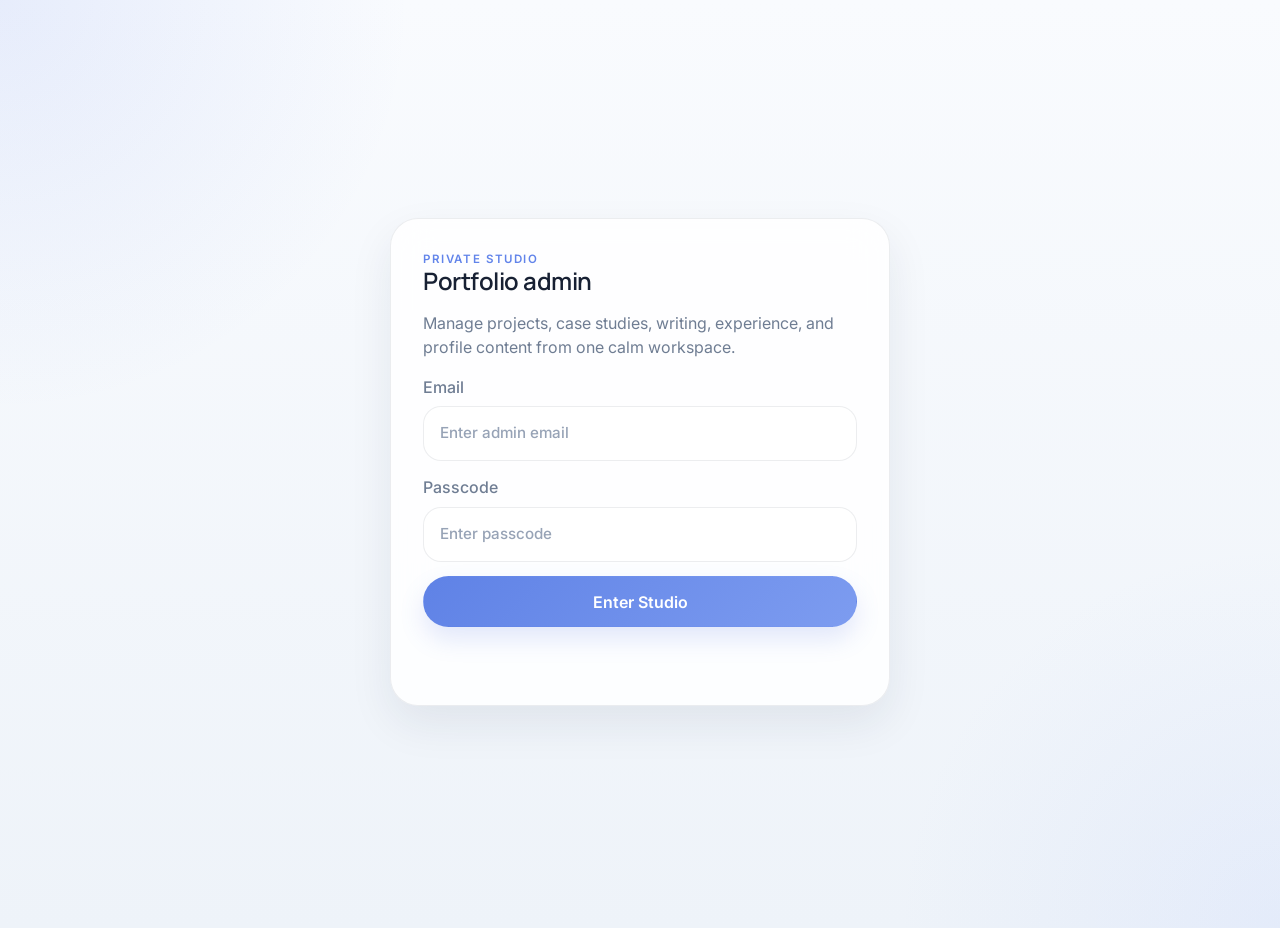
<file: admin-login/index.html>
<!DOCTYPE html>
<html lang="en">
  <head>
    <meta charset="UTF-8" />
    <meta name="viewport" content="width=device-width, initial-scale=1.0" />
    <title>Admin Login Redirect</title>
    <meta http-equiv="refresh" content="0; url=/studio/" />
    <link rel="stylesheet" href="../studio/admin.css" />
  </head>
  <body class="admin-body">
    <main class="admin-redirect">
      <div class="admin-card">
        <p class="admin-kicker">Admin</p>
        <h1>Redirecting to studio</h1>
      </div>
    </main>
    <script>
      window.setTimeout(() => {
        window.location.replace("/studio/");
      }, 80);
    </script>
  </body>
</html>
</file>
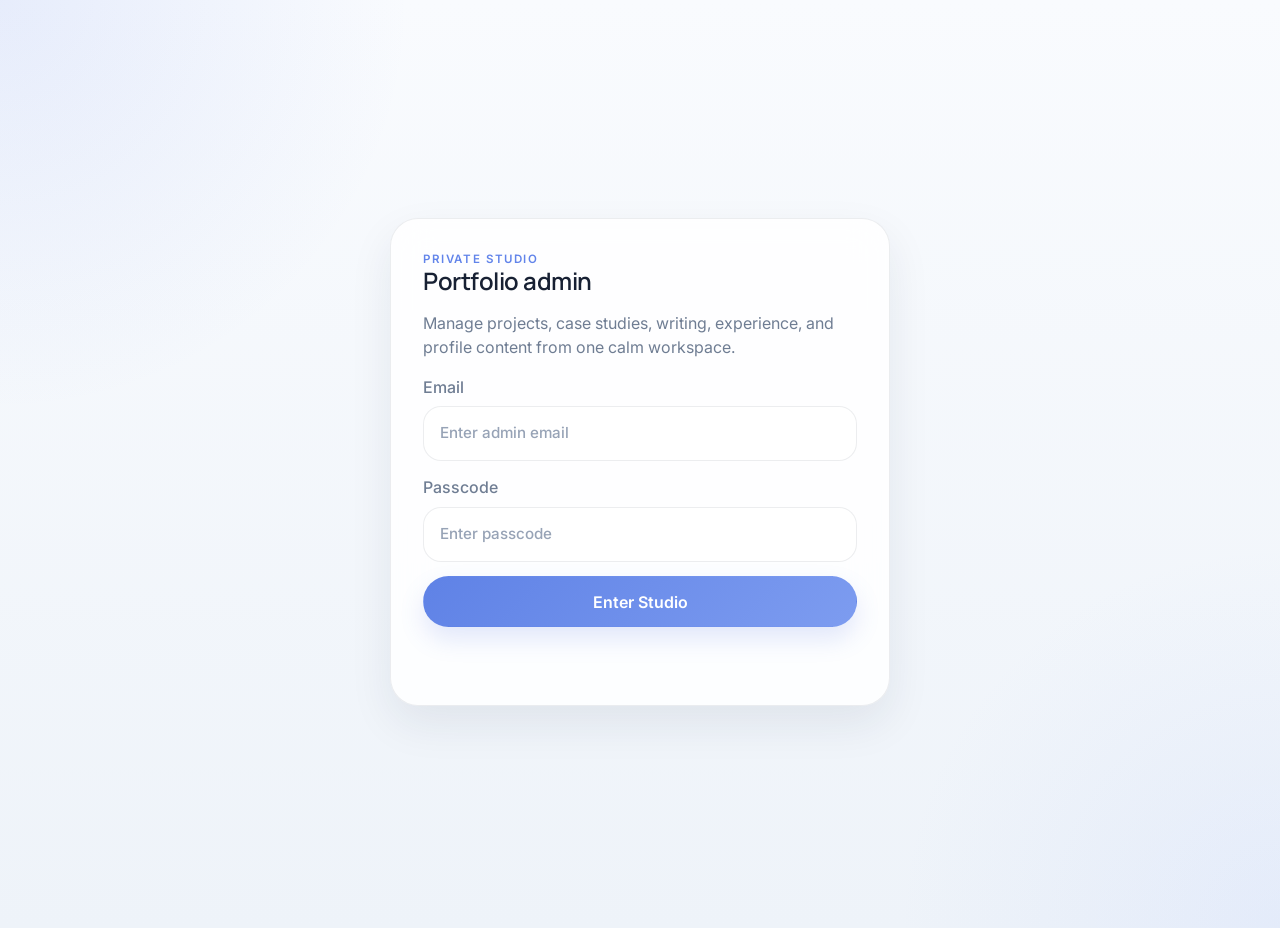
<file: studio/index.html>
<!DOCTYPE html>
<html lang="en">
  <head>
    <meta charset="UTF-8" />
    <meta name="viewport" content="width=device-width, initial-scale=1.0" />
    <title>Studio | Chaithra Poojary</title>
    <link rel="preconnect" href="https://fonts.googleapis.com" />
    <link rel="preconnect" href="https://fonts.gstatic.com" crossorigin />
    <link
      href="https://fonts.googleapis.com/css2?family=DM+Sans:wght@400;500;700&family=Inter:wght@400;500;600;700;800&family=Manrope:wght@400;500;600;700;800&family=Outfit:wght@400;500;600;700;800&family=Poppins:wght@400;500;600;700;800&display=swap"
      rel="stylesheet"
    />
    <link
      href="https://fonts.googleapis.com/css2?family=Allura&display=swap"
      rel="stylesheet"
    />
    <link id="dynamic-favicon" rel="icon" href="" />
    <link rel="stylesheet" href="./admin.css" />
  </head>
  <body class="admin-body">
    <main class="studio-shell">
      <section class="login-view" id="login-view">
        <div class="login-card admin-card">
          <p class="admin-kicker">Private Studio</p>
          <h1>Portfolio admin</h1>
          <p class="admin-muted">
            Manage projects, case studies, writing, experience, and profile content from one calm workspace.
          </p>
          <form id="login-form" class="admin-form-stack">
            <label>
              Email
              <input
                type="email"
                id="admin-email"
                placeholder="Enter admin email"
                required
              />
            </label>
            <label>
              Passcode
              <input type="text" id="admin-passcode" placeholder="Enter passcode" required />
            </label>
            <button class="admin-button admin-button-primary" type="submit">Enter Studio</button>
            <p class="admin-status" id="login-status" aria-live="polite"></p>
          </form>
        </div>
      </section>

      <section class="dashboard-view is-hidden" id="dashboard-view">
        <aside class="studio-sidebar admin-card">
          <div class="studio-brand">
            <a class="brand studio-brand-link" href="/" aria-label="Chaithra Poojary portfolio">
              <span class="brand-mark" aria-hidden="true">
                <svg class="brand-mark-svg" viewBox="0 0 64 64" role="img" aria-hidden="true">
                  <defs>
                    <linearGradient id="brand-accent-admin" x1="10%" y1="10%" x2="90%" y2="90%">
                      <stop offset="0%" stop-color="#7A5CFF"></stop>
                      <stop offset="100%" stop-color="#5A8BFF"></stop>
                    </linearGradient>
                  </defs>
                  <path class="brand-grid" d="M12 12H52M12 24H52M12 36H52M12 48H52M12 12V52M24 12V52M36 12V52M48 12V52"></path>
                  <rect class="brand-frame" x="18" y="16" width="24" height="30" rx="4"></rect>
                  <path class="brand-frame" d="M22 22H38"></path>
                  <path class="brand-frame" d="M22 28H33"></path>
                  <path class="brand-accent" d="M39 34L47 26"></path>
                  <path class="brand-accent" d="M41 24H49V32"></path>
                  <circle class="brand-accent-dot" cx="24" cy="38" r="2.5"></circle>
                </svg>
              </span>
              <span class="brand-lockup">
                <span class="brand-signature">Chaithra Poojary</span>
                <span class="brand-caption">Product Designer</span>
              </span>
            </a>
          </div>
          <nav class="studio-nav" aria-label="Studio sections">
            <button class="studio-nav-item is-active" type="button" data-section-target="overview">
              Overview
            </button>
            <button class="studio-nav-item" type="button" data-section-target="projects">
              Projects
            </button>
            <button class="studio-nav-item" type="button" data-section-target="exclusive-projects">
              Secret Projects
            </button>
            <button class="studio-nav-item" type="button" data-section-target="blogs">
              Blogs
            </button>
            <button class="studio-nav-item" type="button" data-section-target="cv-downloads">
              CV Downloads
            </button>
            <button class="studio-nav-item" type="button" data-section-target="experience">
              Experience
            </button>
            <button class="studio-nav-item" type="button" data-section-target="profile">
              Profile
            </button>
          </nav>
        </aside>

        <div class="studio-main">
          <header class="studio-header admin-card">
            <div class="studio-header-copy">
              <p class="admin-kicker">Case Study Studio</p>
              <h1>Chaithra Poojary</h1>
              <p class="admin-muted">Create structured UX stories, publish writing, and keep your portfolio current.</p>
            </div>
            <div class="studio-header-actions">
              <span class="admin-avatar" id="admin-header-avatar">CP</span>
              <button class="admin-button" id="logout-button" type="button">Logout</button>
            </div>
          </header>

          <section class="studio-section" data-section="overview">
            <div class="admin-grid admin-grid-stats" id="overview-stats"></div>
            <div class="admin-card">
              <h2>Recent focus</h2>
              <p class="admin-muted">
                Featured projects, highlighted posts, and the current profile summary are surfaced here.
              </p>
              <div class="overview-feature-list" id="overview-feature-list"></div>
            </div>
          </section>

          <section class="studio-section is-hidden" data-section="projects">
            <div class="admin-card section-card">
              <div class="section-topline section-topline-spacious">
                <div>
                  <p class="admin-kicker">Project Library</p>
                  <h2>Projects Manager</h2>
                  <p class="admin-muted">
                    Review published case studies and open a separate workspace when you want to build or edit one.
                  </p>
                </div>
                <button class="admin-button admin-button-primary" type="button" id="new-project-button">New project</button>
              </div>
              <div class="manager-list project-manager-grid" id="project-list"></div>
              <div class="admin-subsection">
                <div class="section-topline">
                  <div>
                    <p class="admin-kicker">Project Media</p>
                    <h3>Project Card Images</h3>
                  </div>
                </div>
                <div class="dashboard-media-list" id="project-media-list"></div>
                <div class="form-actions">
                  <button class="admin-button admin-button-primary" type="button" id="save-project-media-button">Save project images</button>
                  <p class="admin-status" id="project-media-status"></p>
                </div>
              </div>
            </div>
          </section>

          <section class="studio-section is-hidden" data-section="exclusive-projects">
            <div class="admin-card section-card">
              <div class="section-topline section-topline-spacious">
                <div>
                  <p class="admin-kicker">Confidential Library</p>
                  <h2>Secret Projects</h2>
                  <p class="admin-muted">
                    Manage password-protected case studies separately from public portfolio work.
                  </p>
                </div>
                <button class="admin-button admin-button-primary" type="button" id="new-exclusive-project-button">
                  New secret project
                </button>
              </div>
              <div class="manager-list project-manager-grid" id="exclusive-project-list"></div>
            </div>
          </section>

          <section class="studio-section is-hidden" data-section="project-editor">
            <div class="admin-card project-editor-shell">
              <div class="project-editor-toolbar">
                <button class="admin-button" type="button" id="project-back-button">Back to projects</button>
                <p class="admin-muted">This builder opens in its own workspace to keep the flow lighter and easier to scan.</p>
              </div>

              <div class="project-editor-hero">
                <div>
                  <p class="admin-kicker">Case Study Builder</p>
                  <h2 id="project-editor-title">Start a new case study</h2>
                  <p class="admin-muted">
                    Move step by step, skip what you do not need yet, and come back later with your draft saved.
                  </p>
                </div>
                <div class="project-editor-actions">
                  <button class="admin-button" type="button" id="project-reset-button">Reset</button>
                  <button class="admin-button admin-button-primary" type="button" id="project-save-button">Publish project</button>
                </div>
              </div>

              <section class="project-template-stage" id="project-template-stage">
                <div class="project-template-header">
                  <div>
                    <p class="admin-kicker">Step 1</p>
                    <h3>Select a template</h3>
                  </div>
                  <p class="admin-muted">
                    Choose a structure first, then the studio will adapt the case study flow and empathy-map styling.
                  </p>
                </div>
                <div class="template-grid" id="template-grid"></div>
              </section>

              <section class="project-wizard is-hidden" id="project-wizard">
                <div class="wizard-head">
                  <div class="wizard-progress-meta">
                    <p class="admin-kicker" id="wizard-step-label">Step 1 of 12</p>
                    <h3 id="wizard-step-title">Project Overview</h3>
                  </div>
                  <div class="wizard-progress-track">
                    <span id="wizard-progress-fill"></span>
                  </div>
                </div>

                <div class="wizard-steps" id="wizard-step-tabs"></div>
                <div class="wizard-body" id="wizard-step-content"></div>

                <div class="wizard-actions">
                  <button class="admin-button" type="button" id="wizard-prev-button">Previous</button>
                  <div class="wizard-actions-right">
                    <button class="admin-button" type="button" id="wizard-skip-button">Skip step</button>
                    <button class="admin-button" type="button" id="wizard-save-draft-button">Save draft</button>
                    <button class="admin-button admin-button-primary" type="button" id="wizard-next-button">Next</button>
                  </div>
                </div>
                <div class="form-actions project-editor-footer">
                  <button class="admin-button" type="button" id="delete-project-button">Delete</button>
                  <p class="admin-status" id="project-status"></p>
                </div>
              </section>
            </div>
          </section>

          <section class="studio-section is-hidden" data-section="blogs">
            <div class="admin-card section-card">
              <div class="section-topline section-topline-spacious">
                <div>
                  <p class="admin-kicker">Writing Library</p>
                  <h2>Blog Manager</h2>
                  <p class="admin-muted">
                    Manage blog posts here, then open a separate writing workspace to create or edit the full article.
                  </p>
                </div>
                <button class="admin-button admin-button-primary" type="button" id="new-blog-button">New blog</button>
              </div>
              <div class="manager-list" id="blog-list-admin"></div>
            </div>
          </section>

          <section class="studio-section is-hidden" data-section="cv-downloads">
            <div class="admin-card section-card">
              <div class="section-topline section-topline-spacious">
                <div>
                  <p class="admin-kicker">Resume Access</p>
                  <h2>CV Downloads</h2>
                  <p class="admin-muted">
                    Review the people who requested your CV through the website download gate.
                  </p>
                </div>
              </div>
              <div class="manager-list cv-download-list" id="cv-download-list"></div>
            </div>
          </section>

          <section class="studio-section is-hidden" data-section="blog-editor">
            <form class="admin-card admin-form-stack blog-editor blog-editor-shell" id="blog-form">
              <div class="project-editor-toolbar">
                <button class="admin-button" type="button" id="blog-back-button">Back to blogs</button>
                <p class="admin-muted">Write in a focused workspace and manage the cover image right here while editing.</p>
              </div>

              <div class="project-editor-hero">
                <div>
                  <p class="admin-kicker">Reading Layout</p>
                  <h2 id="blog-editor-title">Blog Editor</h2>
                  <p class="admin-muted">
                    Draft long-form content, keep the structure clear, and publish when the reading flow feels right.
                  </p>
                </div>
              </div>
              <input type="hidden" id="blog-id" />
              <label>Title <input type="text" id="blog-title" required /></label>
              <label>Preview <input type="text" id="blog-preview" required /></label>
              <label>Summary <textarea id="blog-summary" rows="4"></textarea></label>
              <div class="field-grid">
                <label>Date <input type="date" id="blog-date" required /></label>
                <label>Tags <input type="text" id="blog-tags" placeholder="AI, Systems" /></label>
              </div>
              <div class="field-grid">
                <label>
                  Cover image
                  <input type="file" id="blog-cover-image-input" accept="image/*" />
                </label>
                <div class="upload-stage">
                  <div class="brand-icon-preview banner-preview" id="blog-cover-preview" aria-hidden="true">
                    <span>No cover image</span>
                  </div>
                  <button class="admin-button" type="button" id="remove-blog-cover-button">Remove cover image</button>
                </div>
              </div>
              <label class="inline-toggle">
                <input type="checkbox" id="blog-featured" />
                Featured post
              </label>
              <div class="editor-group">
                <span>Content</span>
                <div class="editor-toolbar">
                  <button class="admin-button" type="button" data-command="bold" data-editor-target="blog-content">Bold</button>
                  <button class="admin-button" type="button" data-command="italic" data-editor-target="blog-content">Italic</button>
                  <button class="admin-button" type="button" data-command="insertUnorderedList" data-editor-target="blog-content">List</button>
                  <button class="admin-button" type="button" data-command="link" data-editor-target="blog-content">Link</button>
                  <button class="admin-button" type="button" id="insert-blog-image-button">Inline image</button>
                </div>
                <input class="is-hidden" type="file" id="blog-inline-image-input" accept="image/*" />
                <div class="rich-editor rich-editor-lg" data-editor="blog-content" contenteditable="true"></div>
              </div>
              <div class="form-actions">
                <button class="admin-button admin-button-primary" type="submit">Save blog</button>
                <button class="admin-button" type="button" id="delete-blog-button">Delete</button>
              </div>
              <p class="admin-status" id="blog-status"></p>
            </form>
          </section>

          <section class="studio-section is-hidden" data-section="experience">
            <div class="split-layout single-column">
              <div class="admin-card">
                <div class="section-topline">
                  <h2>Experience Editor</h2>
                  <button class="admin-button" type="button" id="new-experience-button">Add role</button>
                </div>
                <div class="experience-admin-list" id="experience-admin-list"></div>
              </div>
            </div>
          </section>

          <section class="studio-section is-hidden" data-section="profile">
            <form class="profile-layout" id="profile-form">
              <div class="admin-card admin-form-stack">
                <p class="admin-kicker">Identity</p>
                <h2>Profile & About</h2>
                <label>Name <input type="text" id="profile-name" required /></label>
                <label>First name <input type="text" id="profile-first-name" required /></label>
                <label>Role <input type="text" id="profile-role" required /></label>
                <label>Hero tagline <input type="text" id="profile-tagline" required /></label>
                <label>About <textarea id="profile-about" rows="5"></textarea></label>
                <label>Contact copy <textarea id="profile-contact-copy" rows="4"></textarea></label>
                <div class="brand-icon-preview" id="profile-image-preview" aria-hidden="true"></div>
                <label>Profile image <input type="file" id="profile-image-input" accept="image/*" /></label>
                <button class="admin-button" type="button" id="remove-profile-image-button">Remove profile image</button>
                <div class="form-actions">
                  <button class="admin-button admin-button-primary" type="button" data-profile-save="identity" data-status-target="identity-status">Save identity</button>
                </div>
                <p class="admin-status" id="identity-status"></p>
              </div>

              <div class="admin-card admin-form-stack">
                <p class="admin-kicker">Site Copy</p>
                <h2>Section Titles</h2>
                <label>About title <input type="text" id="content-about-title" /></label>
                <label>Projects title <input type="text" id="content-projects-title" /></label>
                <label>Experience title <input type="text" id="content-experience-title" /></label>
                <label>Blogs title <input type="text" id="content-blogs-title" /></label>
                <label>Contact title <input type="text" id="content-contact-title" /></label>
                <div class="form-actions">
                  <button class="admin-button admin-button-primary" type="button" data-profile-save="site-copy" data-status-target="site-copy-status">Save site copy</button>
                </div>
                <p class="admin-status" id="site-copy-status"></p>
              </div>

              <div class="admin-card admin-form-stack">
                <p class="admin-kicker">Brand Text</p>
                <h2>Logo Text</h2>
                <label>Signature text <input type="text" id="brand-display-name" /></label>
                <label>Caption text <input type="text" id="brand-caption-text" /></label>
                <p class="admin-muted">
                  Use this area only for the logo lockup text. It stays separate from the profile fields above.
                </p>
                <div class="form-actions">
                  <button class="admin-button admin-button-primary" type="button" data-profile-save="brand-text" data-status-target="brand-text-status">Save brand text</button>
                </div>
                <p class="admin-status" id="brand-text-status"></p>
              </div>

              <div class="admin-card admin-form-stack">
                <p class="admin-kicker">Brand Icon</p>
                <h2>Logo Accent</h2>
                <div class="brand-icon-preview" id="brand-icon-preview" aria-hidden="true"></div>
                <label>Custom logo icon <input type="file" id="brand-icon-image" accept="image/*" /></label>
                <div class="field-grid">
                  <label>Accent start <input type="color" id="brand-accent-start" /></label>
                  <label>Accent end <input type="color" id="brand-accent-end" /></label>
                </div>
                <label>Accent dot <input type="color" id="brand-accent-dot" /></label>
                <p class="admin-muted">
                  Adjust the icon accent independently from the logo text so the identity system stays flexible.
                </p>
                <div class="form-actions">
                  <button class="admin-button admin-button-primary" type="button" data-profile-save="brand-icon" data-status-target="brand-icon-status">Save logo icon</button>
                </div>
                <p class="admin-status" id="brand-icon-status"></p>
              </div>

              <div class="admin-card admin-form-stack">
                <p class="admin-kicker">Favicon</p>
                <h2>Browser Icon</h2>
                <div class="brand-icon-preview favicon-preview" id="favicon-preview" aria-hidden="true"></div>
                <label>Custom favicon <input type="file" id="favicon-image" accept="image/*" /></label>
                <p class="admin-muted">
                  Upload a dedicated favicon for browser tabs. If left empty, the site will keep using the generated logo favicon.
                </p>
                <div class="form-actions">
                  <button class="admin-button admin-button-primary" type="button" data-profile-save="favicon" data-status-target="favicon-status">Save favicon</button>
                </div>
                <p class="admin-status" id="favicon-status"></p>
              </div>

              <div class="admin-card admin-form-stack">
                <p class="admin-kicker">Studio Access</p>
                <h2>Admin Login</h2>
                <label>Admin email <input type="email" id="admin-login-email-display" readonly /></label>
                <label>New password <input type="text" id="admin-password-input" placeholder="Set a new password" /></label>
                <label>Exclusive projects password <input type="text" id="exclusive-password-input-admin" placeholder="Change exclusive-project password" /></label>
                <label>Exclusive section hint <input type="text" id="exclusive-password-hint" placeholder="Enter password from my CV." /></label>
                <p class="admin-muted">
                  You can change the admin password and the exclusive-project password here at any time.
                </p>
                <div class="form-actions">
                  <button class="admin-button admin-button-primary" type="button" data-profile-save="studio-access" data-status-target="studio-access-status">Save access</button>
                </div>
                <p class="admin-status" id="studio-access-status"></p>
              </div>

              <div class="admin-card admin-form-stack">
                <p class="admin-kicker">Portfolio System</p>
                <h2>Focus & Skills</h2>
                <label>Focus area 1 <input type="text" id="focus-one" /></label>
                <label>Focus area 2 <input type="text" id="focus-two" /></label>
                <label>Focus area 3 <input type="text" id="focus-three" /></label>
                <label>UX skills <input type="text" id="skills-ux" /></label>
                <label>UI skills <input type="text" id="skills-ui" /></label>
                <label>Tools <input type="text" id="skills-tools" /></label>
                <label>Systems thinking <input type="text" id="skills-systems" /></label>
                <div class="form-actions">
                  <button class="admin-button admin-button-primary" type="button" data-profile-save="portfolio-system" data-status-target="portfolio-system-status">Save portfolio system</button>
                </div>
                <p class="admin-status" id="portfolio-system-status"></p>
              </div>

              <div class="admin-card admin-form-stack">
                <p class="admin-kicker">Social Media</p>
                <h2>Social Links</h2>
                <div class="field-grid">
                  <label>LinkedIn <input type="url" id="social-linkedin" /></label>
                  <label class="toggle-field">Show LinkedIn <input type="checkbox" id="social-linkedin-visible" /></label>
                </div>
                <div class="field-grid">
                  <label>Behance <input type="url" id="social-behance" /></label>
                  <label class="toggle-field">Show Behance <input type="checkbox" id="social-behance-visible" /></label>
                </div>
                <div class="field-grid">
                  <label>GitHub <input type="url" id="social-github" /></label>
                  <label class="toggle-field">Show GitHub <input type="checkbox" id="social-github-visible" /></label>
                </div>
                <div class="field-grid">
                  <label>Discord <input type="url" id="social-discord" /></label>
                  <label class="toggle-field">Show Discord <input type="checkbox" id="social-discord-visible" /></label>
                </div>
                <div class="field-grid">
                  <label>Twitter <input type="url" id="social-twitter" /></label>
                  <label class="toggle-field">Show Twitter <input type="checkbox" id="social-twitter-visible" /></label>
                </div>
                <div class="field-grid">
                  <label>Instagram <input type="url" id="social-instagram" /></label>
                  <label class="toggle-field">Show Instagram <input type="checkbox" id="social-instagram-visible" /></label>
                </div>
                <div class="field-grid">
                  <label>Dribbble <input type="url" id="social-dribbble" /></label>
                  <label class="toggle-field">Show Dribbble <input type="checkbox" id="social-dribbble-visible" /></label>
                </div>
                <div class="form-actions">
                  <button class="admin-button admin-button-primary" type="button" data-profile-save="social-media" data-status-target="social-media-status">Save social media</button>
                </div>
                <p class="admin-status" id="social-media-status"></p>
              </div>

              <div class="admin-card admin-form-stack">
                <p class="admin-kicker">Appearance</p>
                <h2>Theme & Typography</h2>
                <label>
                  Default theme
                  <select id="default-theme-mode">
                    <option value="system">Adapt to system / mobile default</option>
                    <option value="light">Light</option>
                    <option value="dark">Dark</option>
                    <option value="midnight-orchid">Orchid</option>
                  </select>
                </label>
                <label>
                  Font family
                  <select id="font-family-mode">
                    <option value="standard">Standard</option>
                    <option value="system">System UI</option>
                    <option value="poppins">Poppins</option>
                    <option value="manrope">Manrope</option>
                    <option value="dm-sans">DM Sans</option>
                    <option value="outfit">Outfit</option>
                    <option value="serif">Serif</option>
                  </select>
                </label>
                <label>
                  Title font
                  <select id="title-font-family-mode">
                    <option value="standard">Standard</option>
                    <option value="system">System UI</option>
                    <option value="poppins">Poppins</option>
                    <option value="manrope">Manrope</option>
                    <option value="dm-sans">DM Sans</option>
                    <option value="outfit">Outfit</option>
                    <option value="serif">Serif</option>
                  </select>
                </label>
                <div class="field-grid">
                  <label>Letter spacing (em) <input type="number" id="letter-spacing-control" step="0.005" min="-0.05" max="0.12" /></label>
                  <label>Word spacing (em) <input type="number" id="word-spacing-control" step="0.02" min="-0.2" max="0.8" /></label>
                </div>
                <div class="field-grid">
                  <label>Line spacing <input type="number" id="line-height-control" step="0.05" min="1.2" max="2.2" /></label>
                  <label>Title word spacing (em) <input type="number" id="title-word-spacing-control" step="0.02" min="-0.2" max="0.8" /></label>
                </div>
                <div class="field-grid">
                  <label>Title letter spacing (em) <input type="number" id="title-letter-spacing-control" step="0.005" min="-0.12" max="0.08" /></label>
                  <label>Title line spacing <input type="number" id="title-line-height-control" step="0.02" min="0.9" max="1.6" /></label>
                </div>
                <label>
                  Title weight
                  <select id="title-font-weight-mode">
                    <option value="500">Medium</option>
                    <option value="600">Semibold</option>
                    <option value="700">Bold</option>
                  </select>
                </label>
                <label>Paragraph spacing (rem) <input type="number" id="paragraph-spacing-control" step="0.05" min="0.4" max="2.2" /></label>
                <p class="admin-muted">Standard values are used by default, but you can tune the site typography and default theme here.</p>
                <div class="form-actions">
                  <button class="admin-button" type="button" id="appearance-reset-button">Reset to defaults</button>
                  <button class="admin-button admin-button-primary" type="button" data-profile-save="appearance" data-status-target="appearance-status">Save appearance</button>
                </div>
                <p class="admin-status" id="appearance-status"></p>
              </div>

              <div class="admin-card admin-form-stack">
                <p class="admin-kicker">Homepage Media</p>
                <h2>Banner Image</h2>
                <p class="admin-muted">
                  Update the homepage hero/banner visual here.
                </p>
                <div class="brand-icon-preview banner-preview" id="banner-preview" aria-hidden="true"></div>
                <label>Banner image <input type="file" id="profile-banner-image" accept="image/*" /></label>
                <p class="admin-muted">
                  Banner changes apply when you save this section.
                </p>
                <div class="form-actions">
                  <button class="admin-button admin-button-primary" type="button" data-profile-save="homepage-media" data-status-target="homepage-media-status">Save homepage media</button>
                </div>
                <p class="admin-status" id="homepage-media-status"></p>
              </div>

              <div class="admin-card admin-form-stack">
                <p class="admin-kicker">Resume</p>
                <h2>CV Download</h2>
                <p class="admin-muted" id="cv-file-meta">No CV uploaded.</p>
                <label>CV file <input type="file" id="profile-cv-file" accept=".pdf,application/pdf" /></label>
                <button class="admin-button" type="button" id="remove-cv-file-button">Remove CV</button>
                <div class="form-actions">
                  <button class="admin-button admin-button-primary" type="button" data-profile-save="cv" data-status-target="cv-status">Save CV</button>
                </div>
                <p class="admin-status" id="cv-status"></p>
              </div>

              <div class="admin-card admin-form-stack">
                <p class="admin-kicker">Content Backup</p>
                <h2>Move Data To Vercel</h2>
                <p class="admin-muted">
                  Admin uploads are stored per browser and per domain. Export your local content, then import it on the live Vercel admin to bring over banner, logo, and other saved updates.
                </p>
                <div class="form-actions">
                  <button class="admin-button" type="button" id="export-portfolio-data-button">Export content JSON</button>
                  <button class="admin-button" type="button" id="import-portfolio-data-button">Import content JSON</button>
                  <button class="admin-button" type="button" id="reset-data-button">Reset content</button>
                </div>
                <input class="is-hidden" type="file" id="portfolio-data-import" accept="application/json" />
                <p class="admin-status" id="portfolio-data-transfer-status"></p>
              </div>
            </form>
          </section>
        </div>
      </section>
    </main>

    <script src="../portfolio-data.js"></script>
    <script src="./admin.js"></script>
  </body>
</html>
</file>
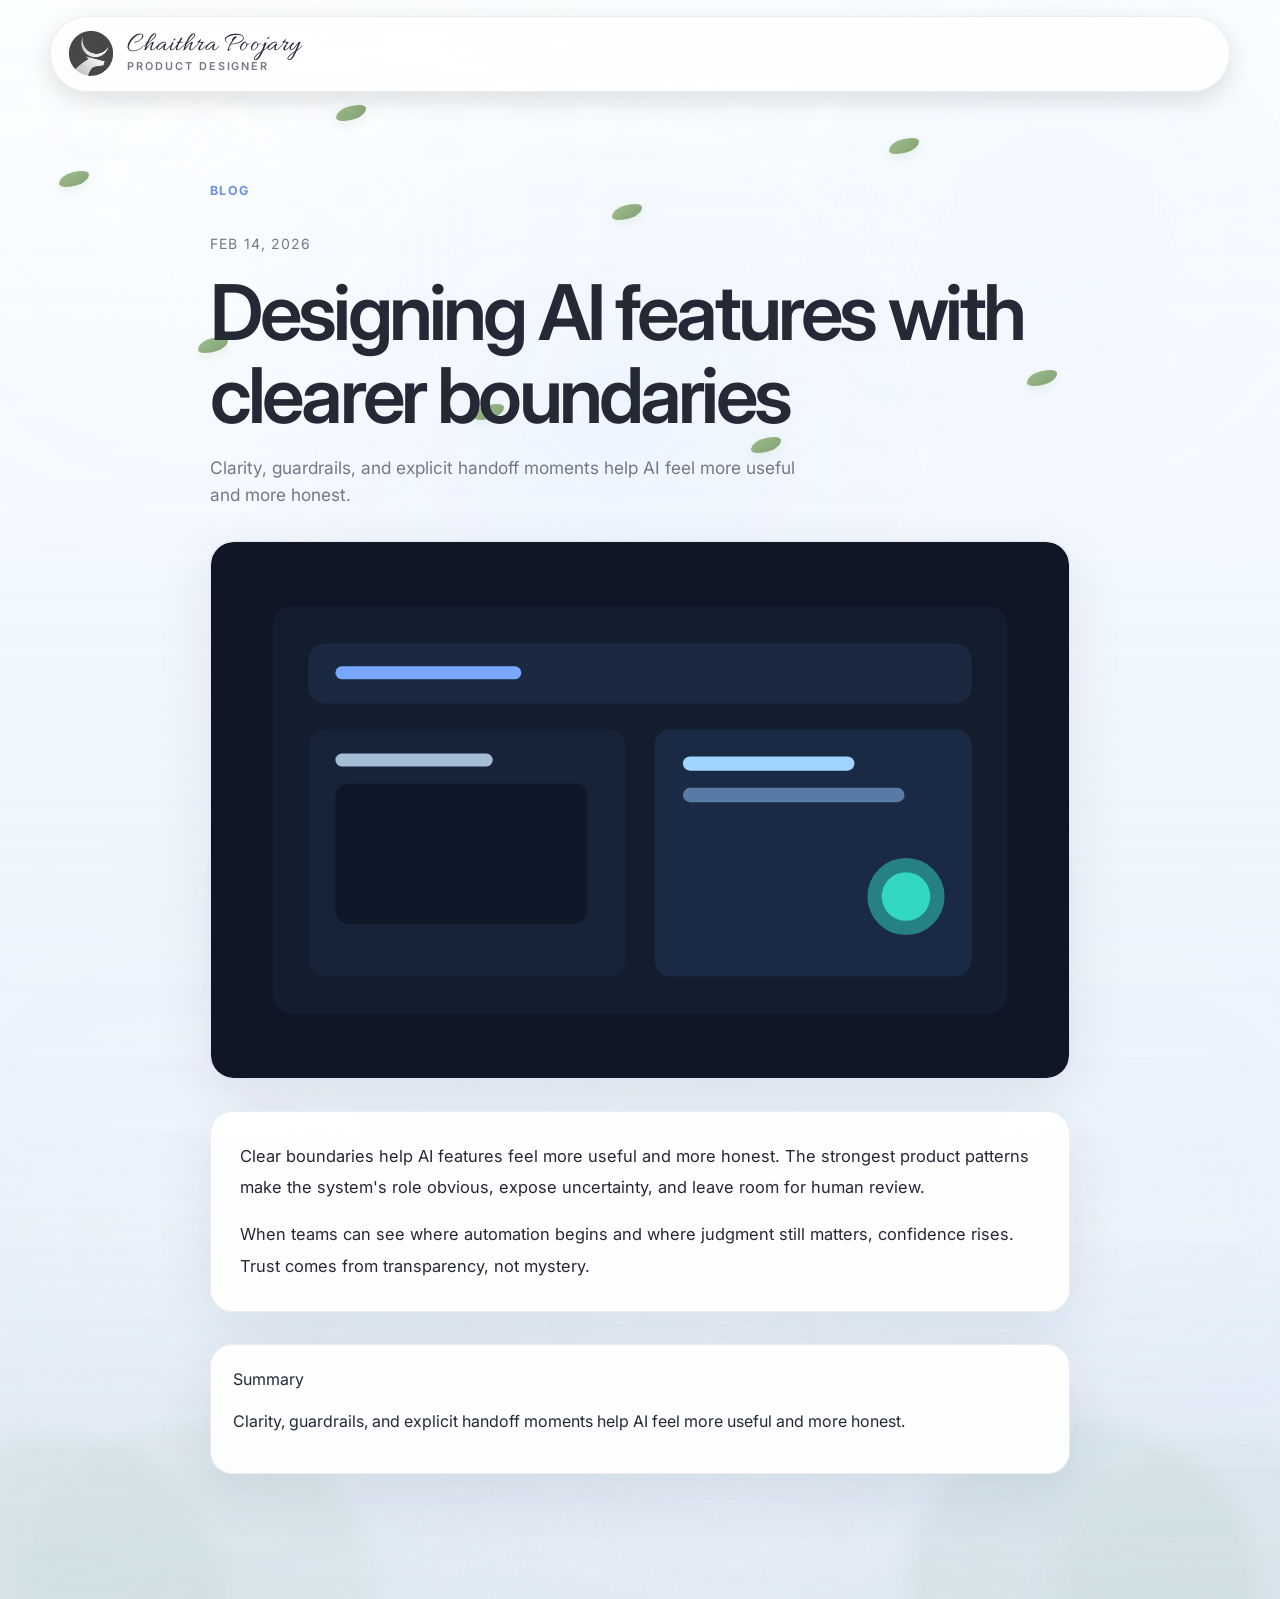
<file: blogs/post.html>
<!DOCTYPE html>
<html lang="en">
  <head>
    <meta charset="UTF-8" />
    <meta name="viewport" content="width=device-width, initial-scale=1.0" />
    <title>Blog | Chaithra Poojary</title>
    <link rel="preconnect" href="https://fonts.googleapis.com" />
    <link rel="preconnect" href="https://fonts.gstatic.com" crossorigin />
    <link
      href="https://fonts.googleapis.com/css2?family=DM+Sans:wght@400;500;700&family=Inter:wght@400;500;600;700;800&family=Manrope:wght@400;500;600;700;800&family=Outfit:wght@400;500;600;700;800&family=Poppins:wght@400;500;600;700;800&display=swap"
      rel="stylesheet"
    />
    <link
      href="https://fonts.googleapis.com/css2?family=Allura&display=swap"
      rel="stylesheet"
    />
    <link id="dynamic-favicon" rel="icon" href="" />
    <link rel="stylesheet" href="../styles.css" />
  </head>
  <body class="blog-body" data-theme="midnight-orchid" data-page="blog-post" data-scene="blogs">
    <div class="global-background" aria-hidden="true">
      <div class="bg-layer bg-sky"></div>
      <div class="bg-layer bg-celestial"></div>
      <div class="bg-layer bg-stars"></div>
      <div class="bg-layer bg-hills"></div>
      <div class="bg-layer bg-trees"></div>
      <div class="bg-layer bg-fog"></div>
      <div class="bg-layer bg-petals">
        <span class="petal petal-1"></span>
        <span class="petal petal-2"></span>
        <span class="petal petal-3"></span>
        <span class="petal petal-4"></span>
        <span class="petal petal-5"></span>
        <span class="petal petal-6"></span>
        <span class="petal petal-7"></span>
        <span class="petal petal-8"></span>
      </div>
    </div>

    <header class="site-header">
      <nav class="navbar container" aria-label="Primary">
        <a class="brand" data-admin-logo href="/#home" aria-label="Chaithra Poojary home">
          <span class="brand-mark" aria-hidden="true">
            <svg class="brand-mark-svg" viewBox="0 0 64 64" role="img" aria-hidden="true">
              <defs>
                <linearGradient id="brand-accent-blog" x1="10%" y1="10%" x2="90%" y2="90%">
                  <stop offset="0%" stop-color="#7A5CFF"></stop>
                  <stop offset="100%" stop-color="#5A8BFF"></stop>
                </linearGradient>
              </defs>
              <path class="brand-grid" d="M12 12H52M12 24H52M12 36H52M12 48H52M12 12V52M24 12V52M36 12V52M48 12V52"></path>
              <rect class="brand-frame" x="18" y="16" width="24" height="30" rx="4"></rect>
              <path class="brand-frame" d="M22 22H38"></path>
              <path class="brand-frame" d="M22 28H33"></path>
              <path class="brand-accent" d="M39 34L47 26"></path>
              <path class="brand-accent" d="M41 24H49V32"></path>
              <circle class="brand-accent-dot" cx="24" cy="38" r="2.5"></circle>
            </svg>
          </span>
          <span class="brand-lockup">
            <span class="brand-signature" data-brand-name>Chaithra Poojary</span>
            <span class="brand-caption">Product Designer</span>
          </span>
        </a>
      </nav>
    </header>

    <main class="blog-post-main container">
      <a class="back-link" href="/#blogs">← Back to Blogs</a>
      <article class="blog-post-layout">
        <header class="blog-post-hero reveal">
          <p class="eyebrow">Blog</p>
          <time id="blog-post-date"></time>
          <h1 id="blog-post-title">Article title</h1>
          <p class="blog-post-summary" id="blog-post-summary"></p>
          <div class="blog-post-cover-wrap">
            <img id="blog-post-cover" src="../assets/project-lumen.svg" alt="Blog cover" />
          </div>
        </header>

        <section class="blog-post-content reveal" id="blog-post-content"></section>

        <section class="blog-post-footer glass-card reveal">
          <p class="admin-kicker">Summary</p>
          <p id="blog-post-summary-section"></p>
        </section>
      </article>
    </main>

    <script src="../portfolio-data.js"></script>
    <script src="../script.js?v=20260407-contact-mailto"></script>
  </body>
</html>
</file>
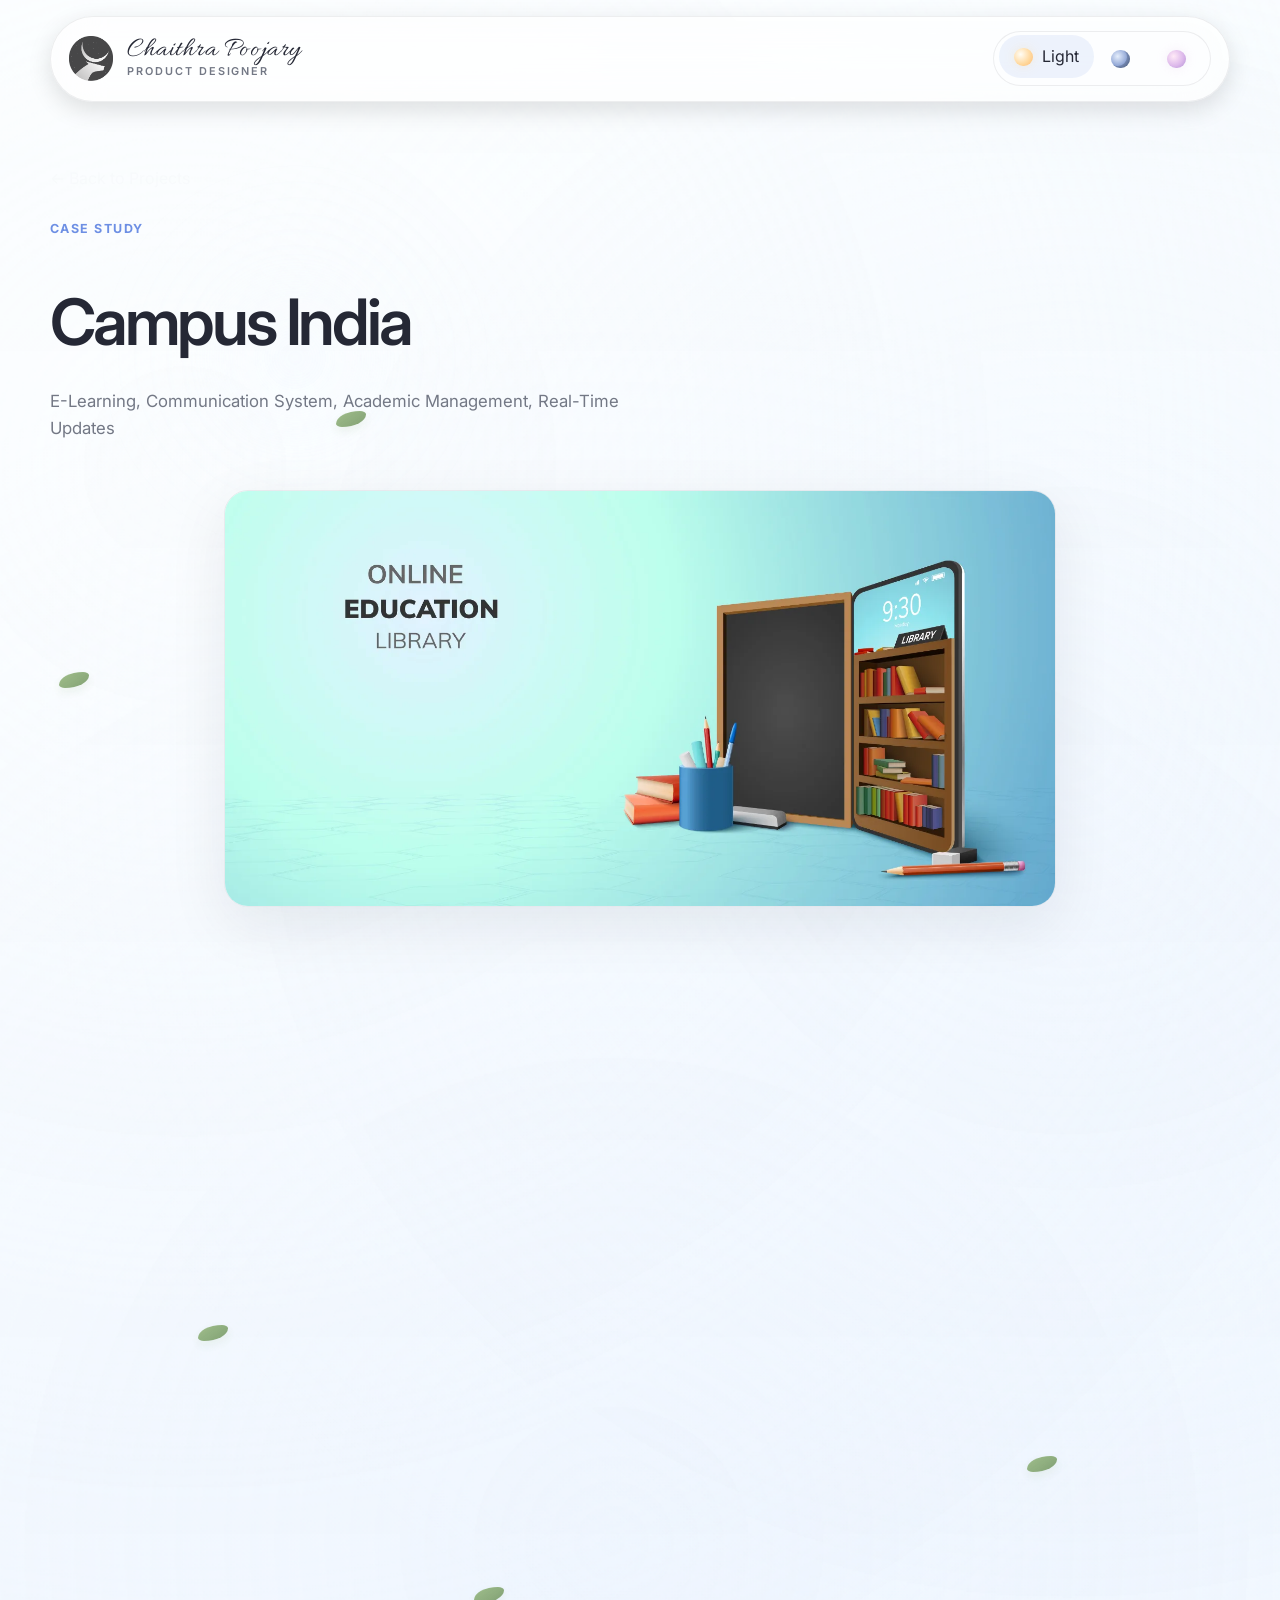
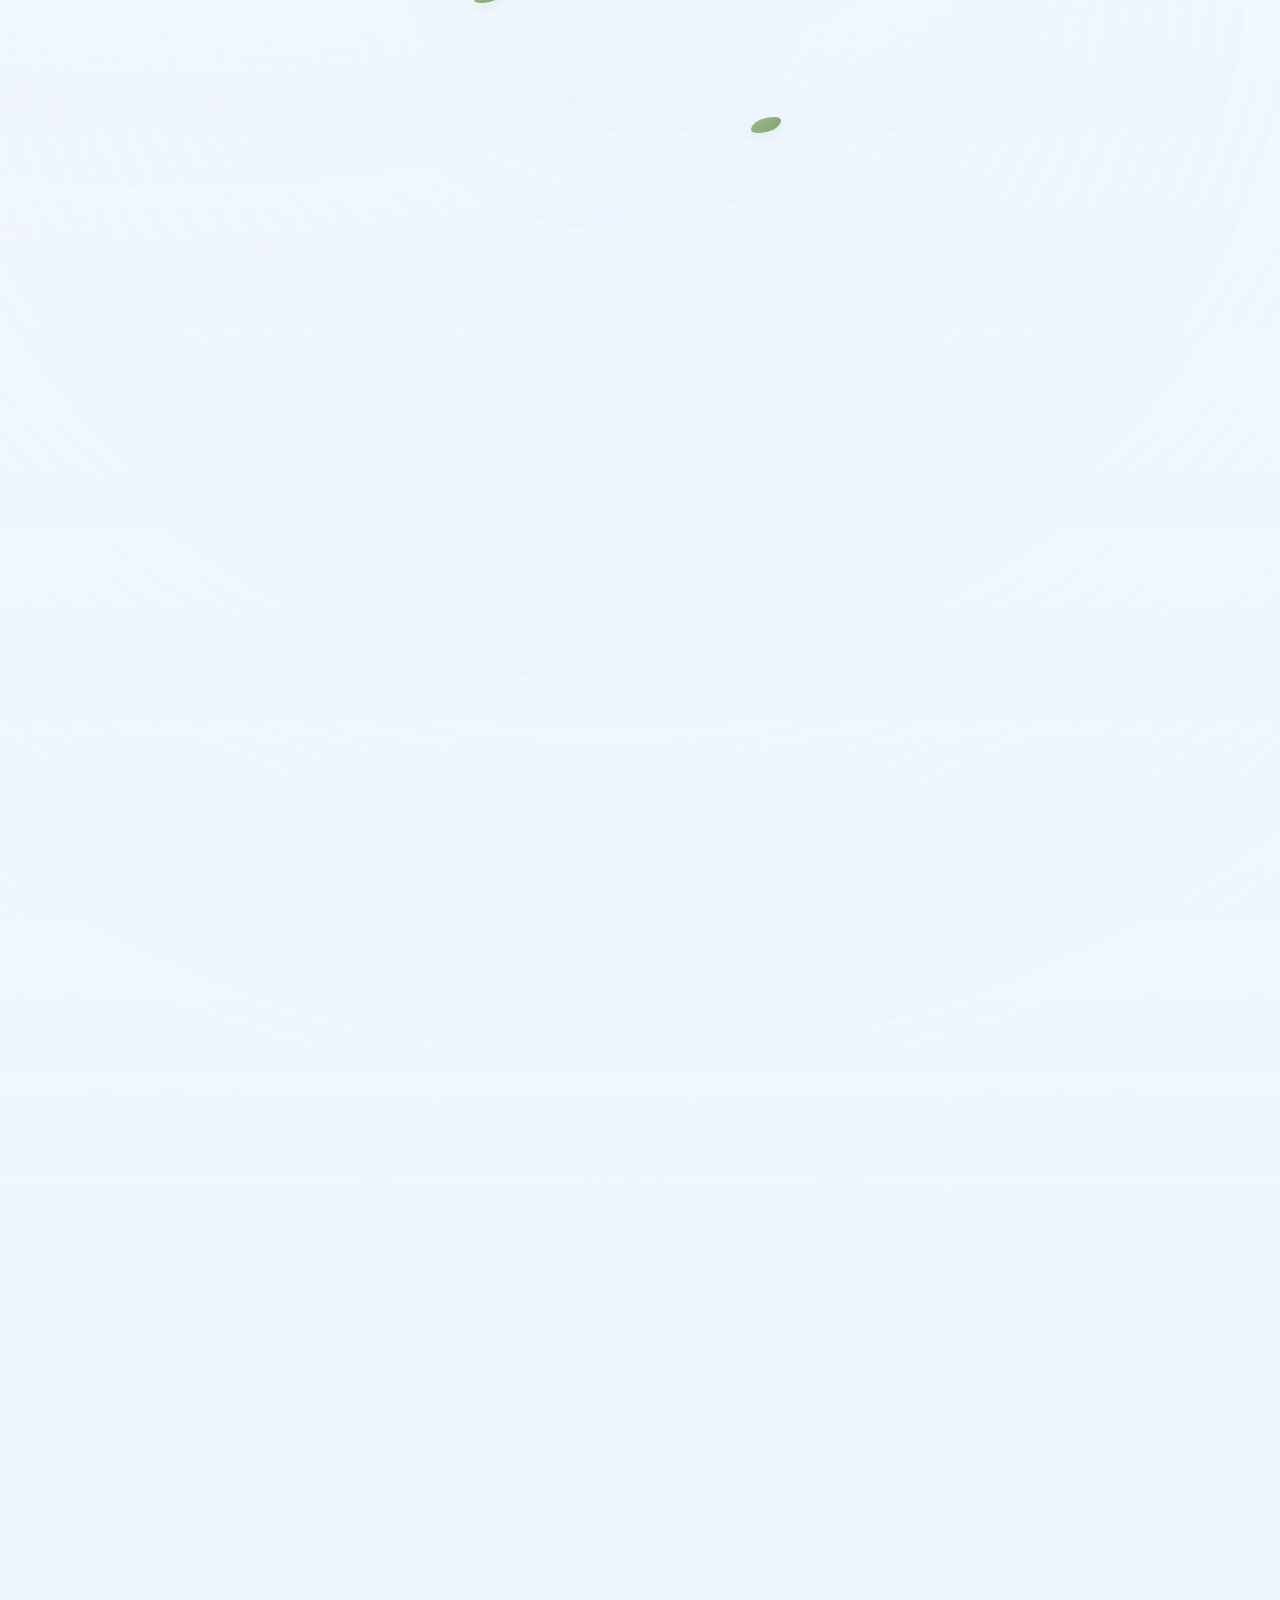
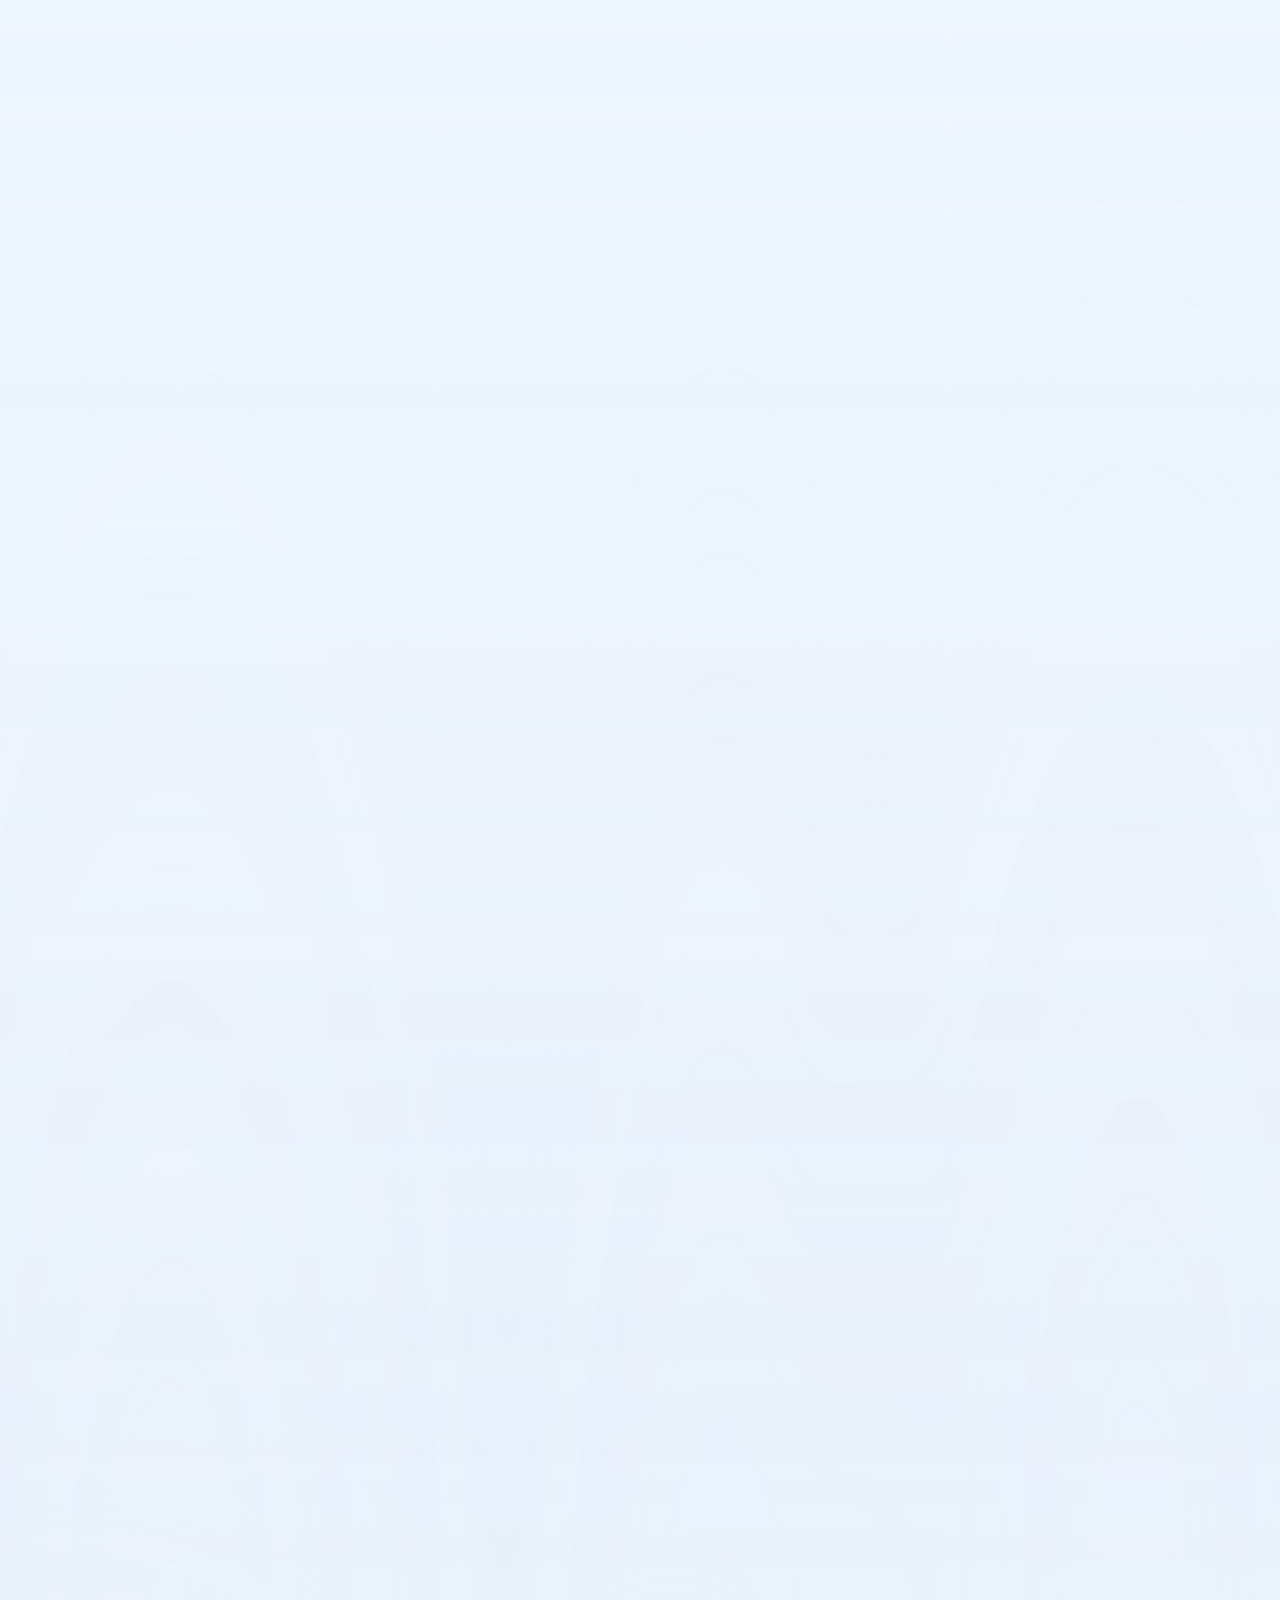
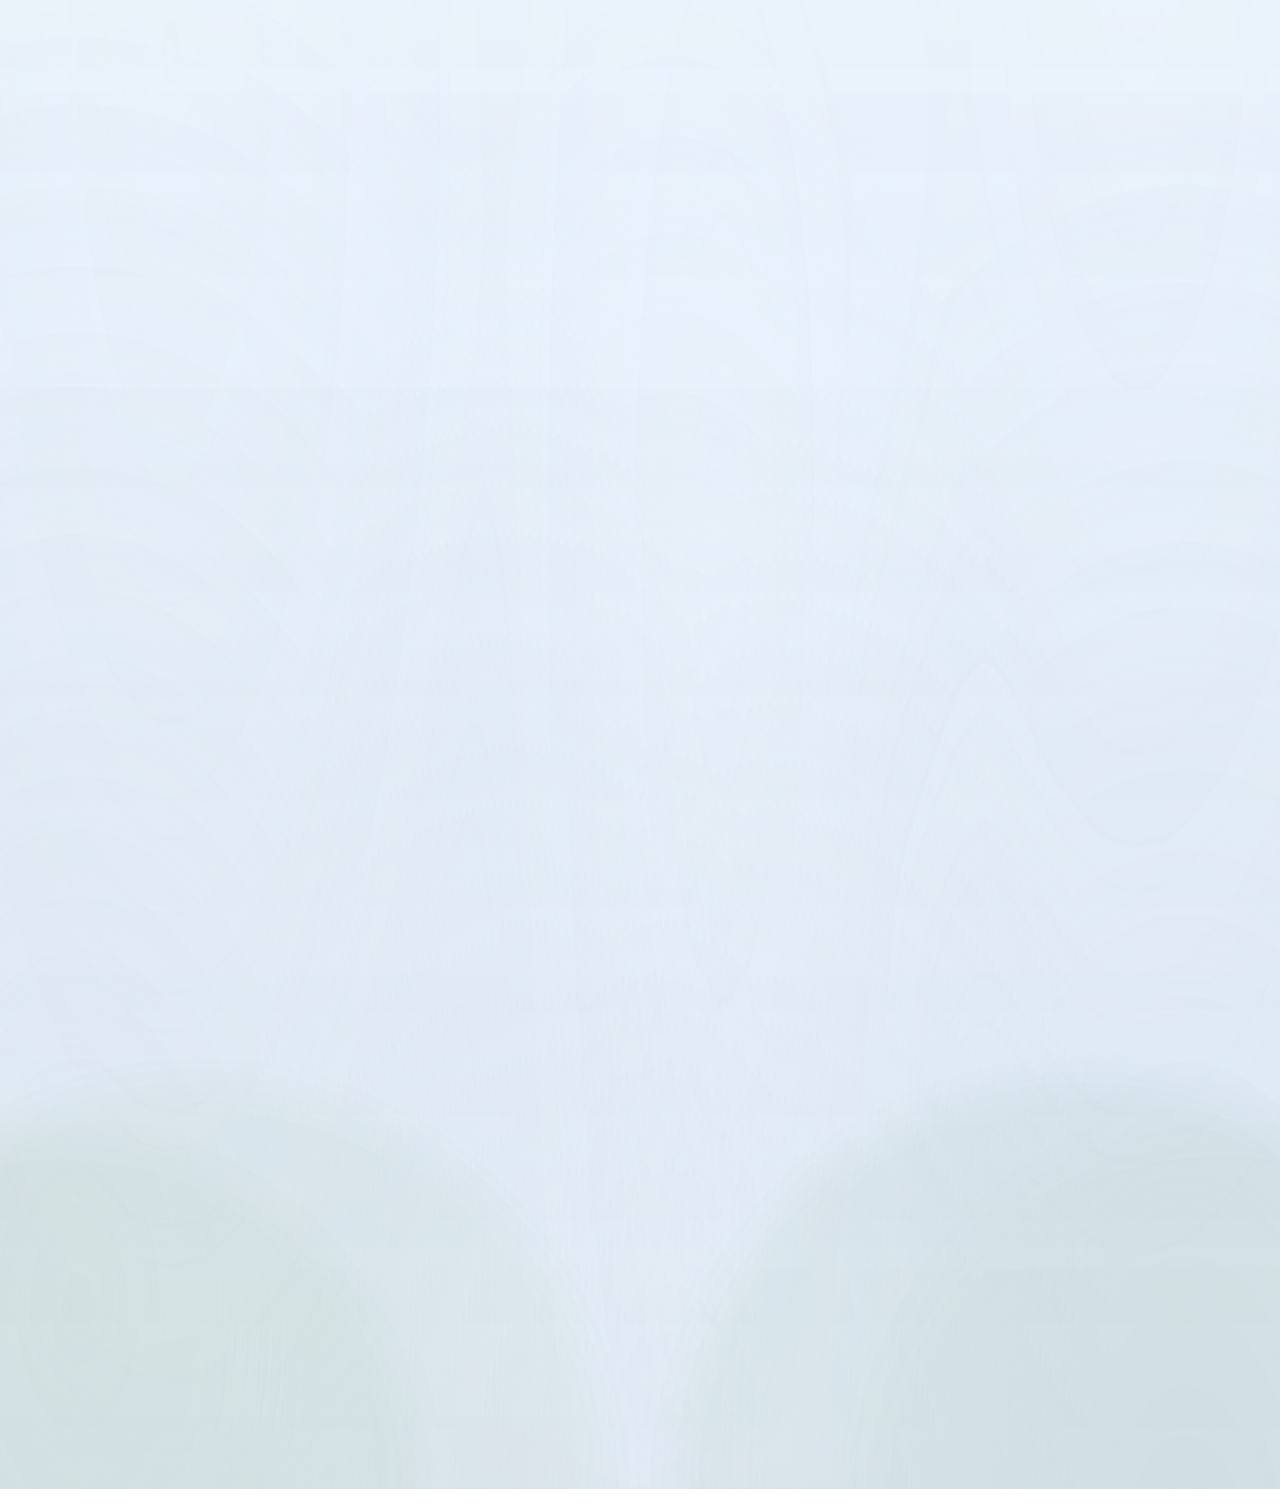
<file: projects/atlas-care.html>
<!DOCTYPE html>
<html lang="en">
  <head>
    <meta charset="UTF-8" />
    <meta http-equiv="refresh" content="0; url=/projects/case-study.html?id=atlas-care" />
    <title>Redirecting</title>
  </head>
  <body></body>
</html>
</file>
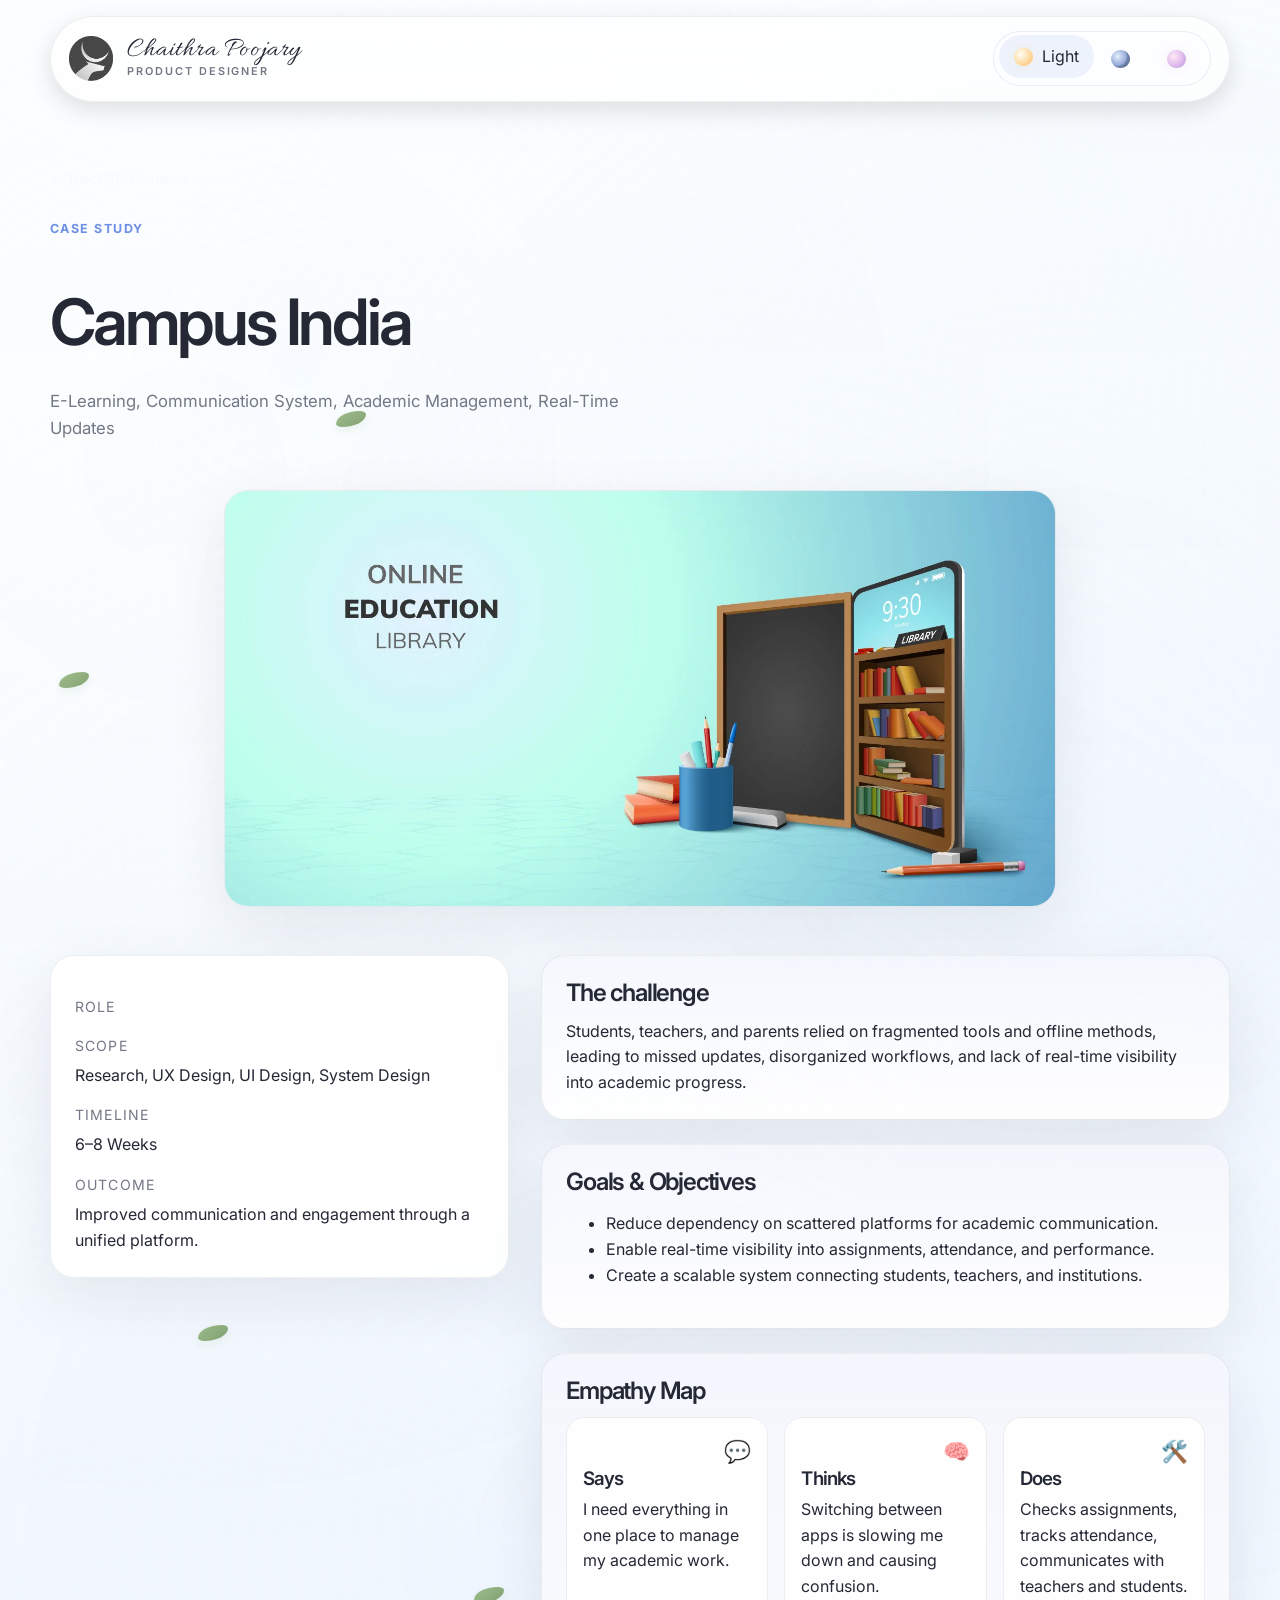
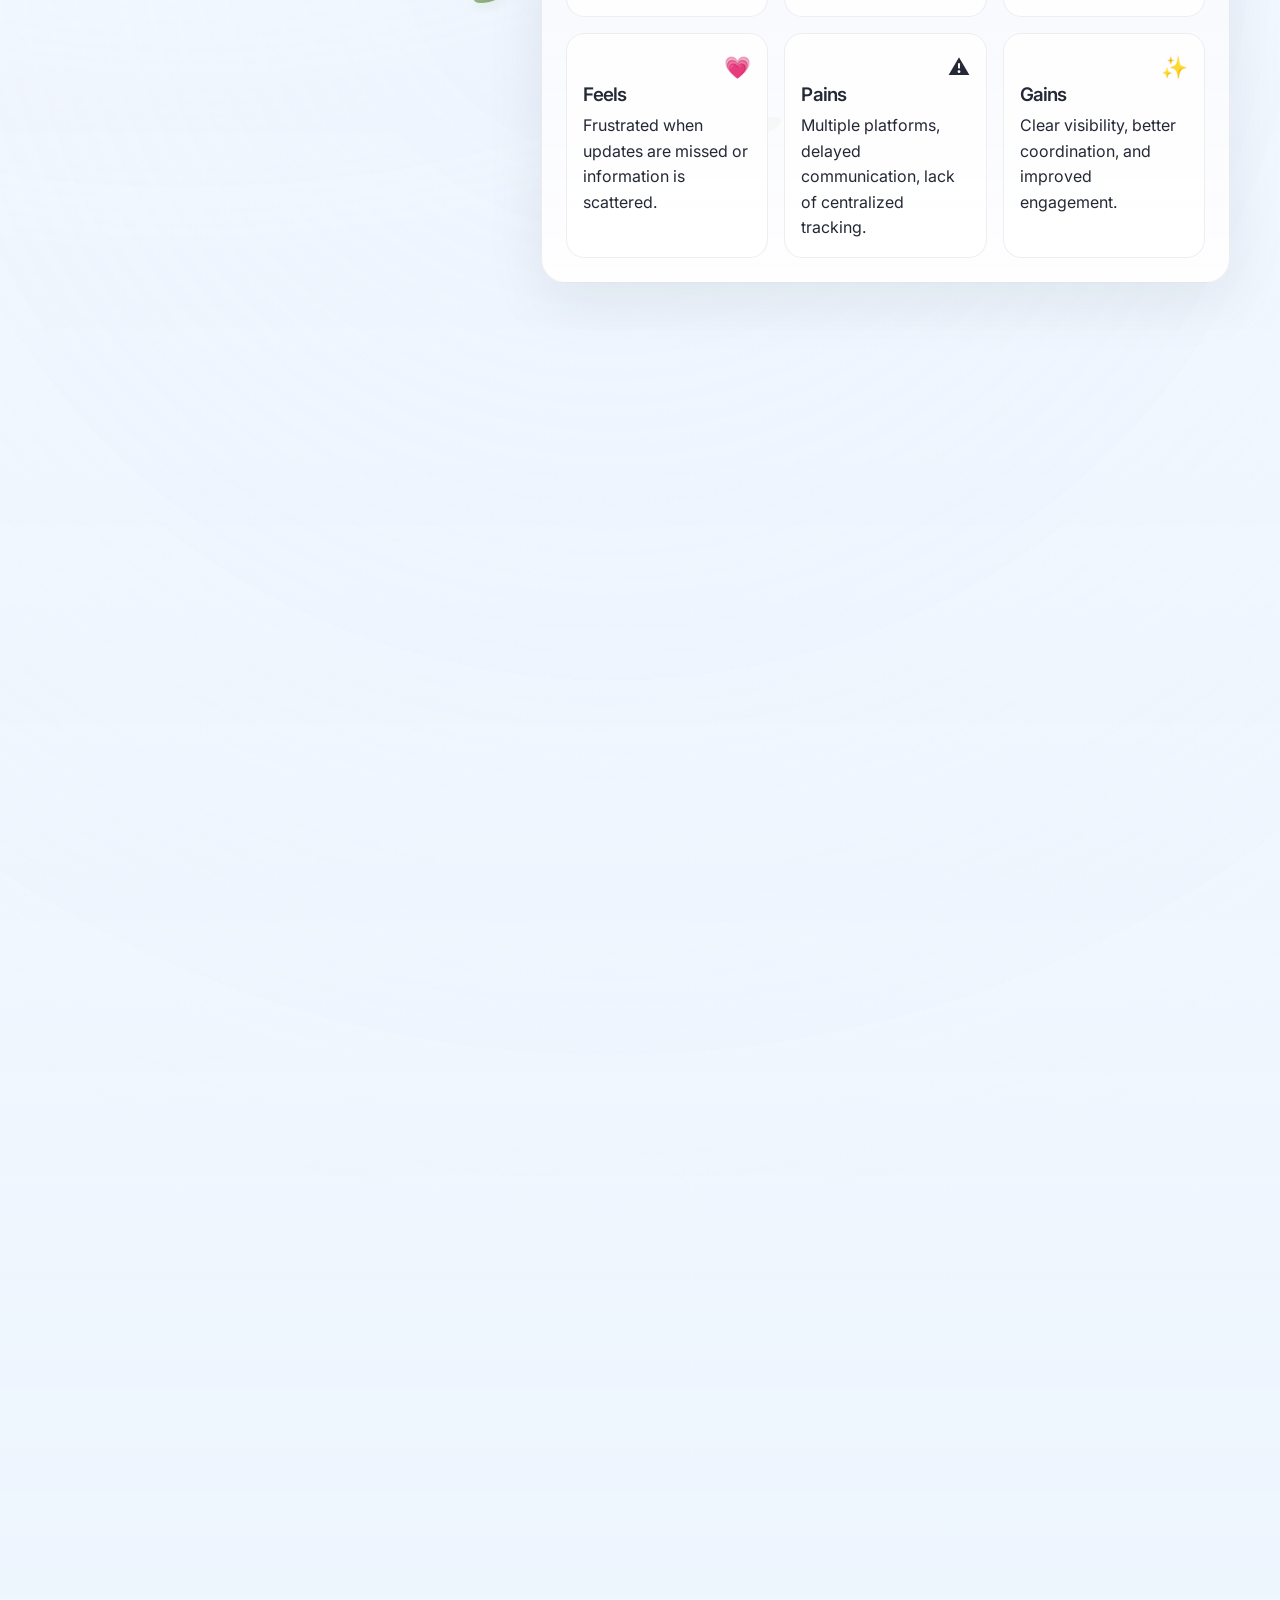
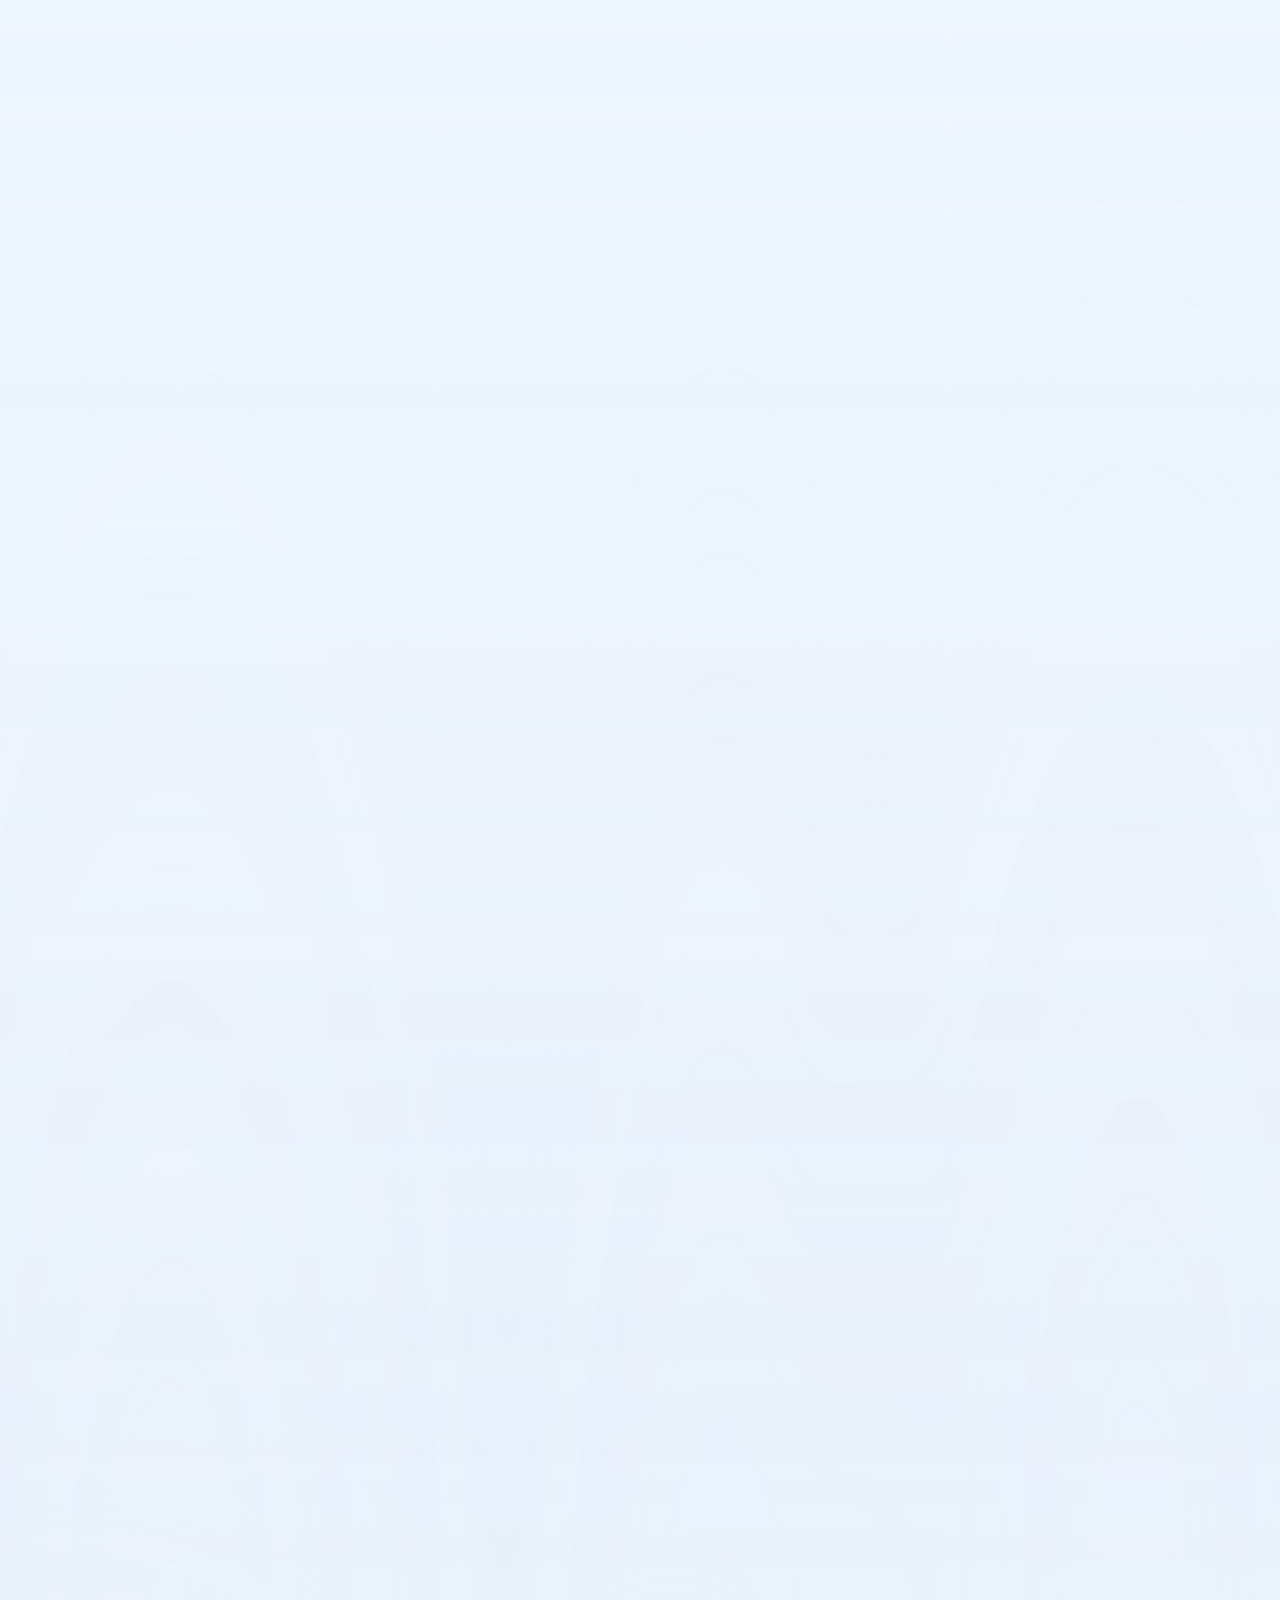
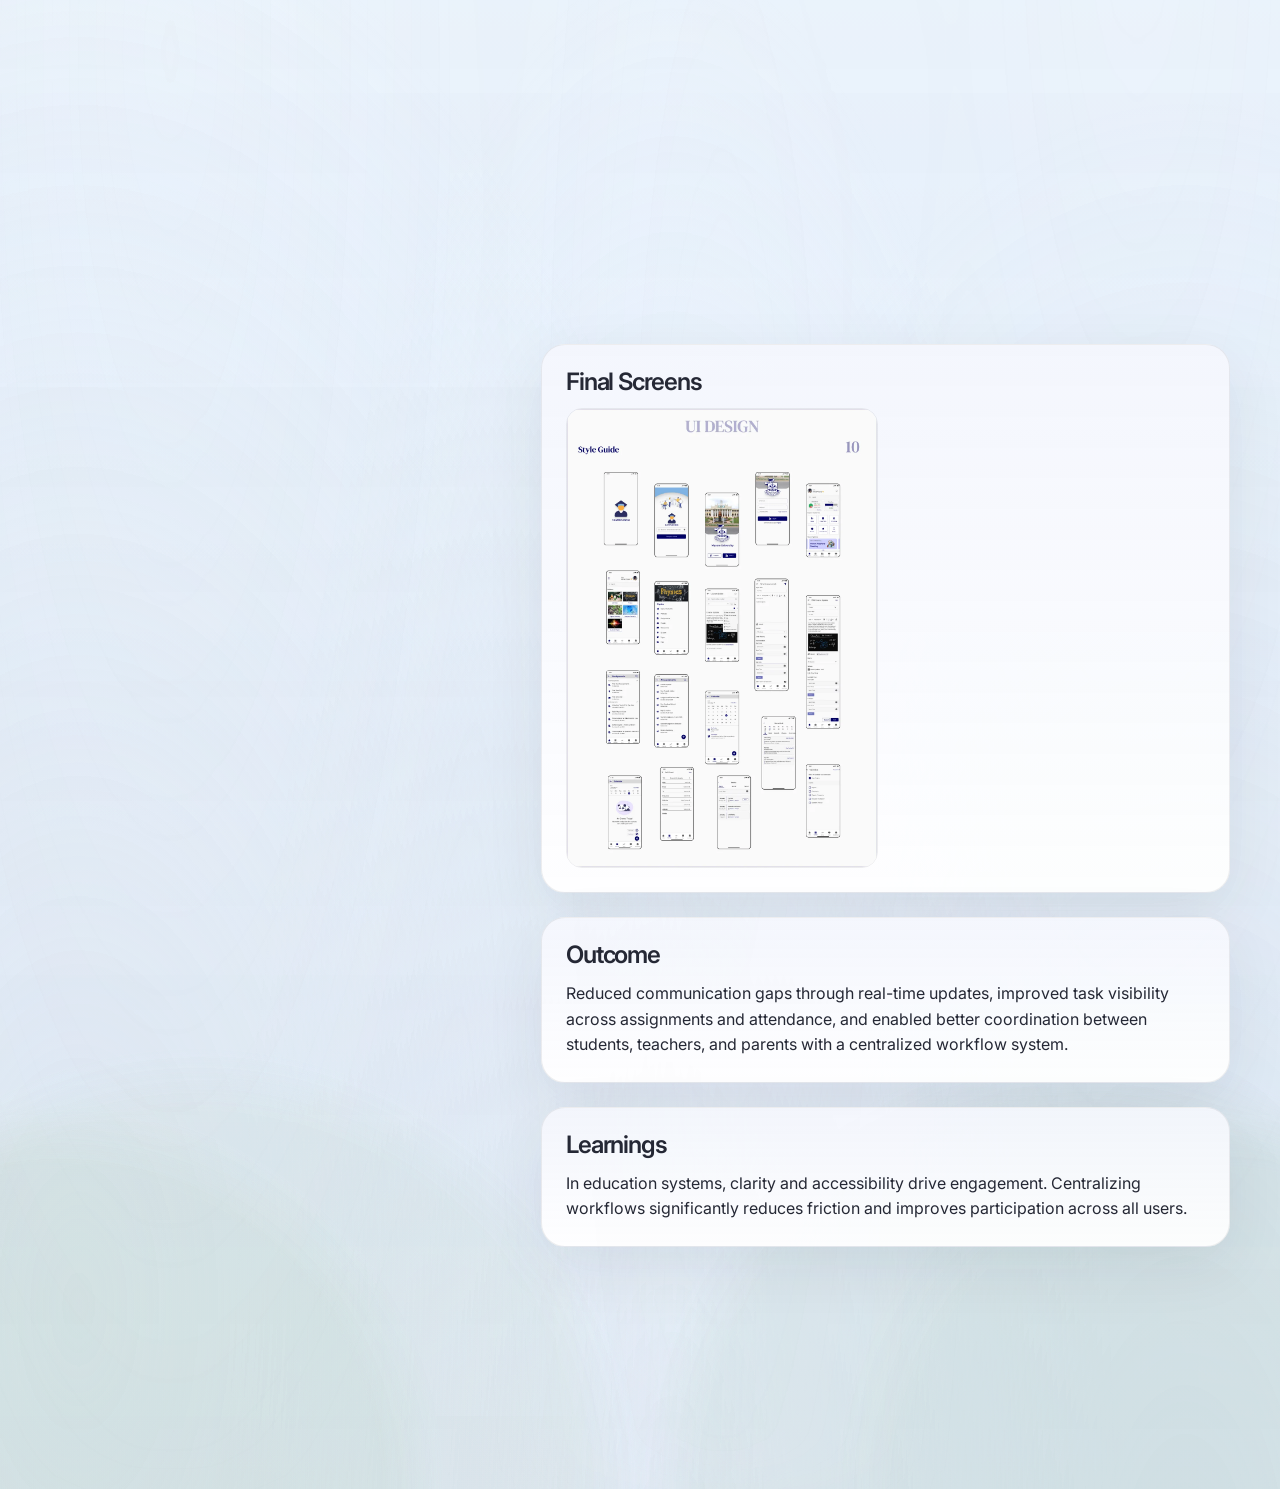
<file: projects/case-study.html>
<!DOCTYPE html>
<html lang="en">
  <head>
    <meta charset="UTF-8" />
    <meta name="viewport" content="width=device-width, initial-scale=1.0" />
    <title>Case Study | Chaithra Poojary</title>
    <link rel="preconnect" href="https://fonts.googleapis.com" />
    <link rel="preconnect" href="https://fonts.gstatic.com" crossorigin />
    <link
      href="https://fonts.googleapis.com/css2?family=DM+Sans:wght@400;500;700&family=Inter:wght@400;500;600;700;800&family=Manrope:wght@400;500;600;700;800&family=Outfit:wght@400;500;600;700;800&family=Poppins:wght@400;500;600;700;800&display=swap"
      rel="stylesheet"
    />
    <link
      href="https://fonts.googleapis.com/css2?family=Allura&display=swap"
      rel="stylesheet"
    />
    <link id="dynamic-favicon" rel="icon" href="" />
    <link rel="stylesheet" href="../styles.css" />
  </head>
  <body class="case-body" data-theme="midnight-orchid" data-page="case-study" data-scene="home" data-case-template="ai-saas">
    <div class="global-background" aria-hidden="true">
      <div class="bg-layer bg-sky"></div>
      <div class="bg-layer bg-celestial"></div>
      <div class="bg-layer bg-stars"></div>
      <div class="bg-layer bg-hills"></div>
      <div class="bg-layer bg-trees"></div>
      <div class="bg-layer bg-fog"></div>
      <div class="bg-layer bg-petals">
        <span class="petal petal-1"></span>
        <span class="petal petal-2"></span>
        <span class="petal petal-3"></span>
        <span class="petal petal-4"></span>
        <span class="petal petal-5"></span>
        <span class="petal petal-6"></span>
        <span class="petal petal-7"></span>
        <span class="petal petal-8"></span>
      </div>
    </div>
    <header class="site-header">
      <nav class="navbar container" aria-label="Primary">
        <a class="brand" data-admin-logo href="/#home" aria-label="Chaithra Poojary home">
          <span class="brand-mark" aria-hidden="true">
            <svg class="brand-mark-svg" viewBox="0 0 64 64" role="img" aria-hidden="true">
              <defs>
                <linearGradient id="brand-accent-case" x1="10%" y1="10%" x2="90%" y2="90%">
                  <stop offset="0%" stop-color="#7A5CFF"></stop>
                  <stop offset="100%" stop-color="#5A8BFF"></stop>
                </linearGradient>
              </defs>
              <path class="brand-grid" d="M12 12H52M12 24H52M12 36H52M12 48H52M12 12V52M24 12V52M36 12V52M48 12V52"></path>
              <rect class="brand-frame" x="18" y="16" width="24" height="30" rx="4"></rect>
              <path class="brand-frame" d="M22 22H38"></path>
              <path class="brand-frame" d="M22 28H33"></path>
              <path class="brand-accent" d="M39 34L47 26"></path>
              <path class="brand-accent" d="M41 24H49V32"></path>
              <circle class="brand-accent-dot" cx="24" cy="38" r="2.5"></circle>
            </svg>
          </span>
          <span class="brand-lockup">
            <span class="brand-signature" data-brand-name>Chaithra Poojary</span>
            <span class="brand-caption">Product Designer</span>
          </span>
        </a>
        <div class="nav-actions">
          <button
            class="menu-button"
            type="button"
            aria-expanded="false"
            aria-controls="mobile-menu"
            data-menu-toggle
          >
            <span class="menu-button-label">Menu</span>
            <span class="menu-button-orb" aria-hidden="true">
              <span></span>
              <span></span>
            </span>
          </button>
          <div class="theme-toggle" role="group" aria-label="Theme switcher">
            <button class="theme-chip" type="button" data-theme-target="light">
              <span class="theme-chip-icon theme-chip-sun" aria-hidden="true"></span>
              <span class="theme-chip-label">Light</span>
            </button>
            <button class="theme-chip" type="button" data-theme-target="dark">
              <span class="theme-chip-icon theme-chip-moon" aria-hidden="true"></span>
              <span class="theme-chip-label">Dark</span>
            </button>
            <button class="theme-chip" type="button" data-theme-target="midnight-orchid">
              <span class="theme-chip-icon theme-chip-orchid" aria-hidden="true"></span>
              <span class="theme-chip-label">Orchid</span>
            </button>
          </div>
        </div>
      </nav>
      <div class="mobile-menu-wrap container" id="mobile-menu" data-mobile-menu hidden>
        <div class="mobile-menu glass-card">
          <div class="mobile-menu-header">
            <p class="eyebrow">Explore</p>
            <button class="mobile-menu-close" type="button" data-menu-close aria-label="Close menu">
              Close
            </button>
          </div>
          <div class="mobile-menu-links">
            <a href="/#home">Home</a>
            <a href="/#about">About</a>
            <a href="/#projects">Projects</a>
            <a href="/#experience">Experience</a>
            <a href="/#contact">Contact</a>
          </div>
          <div class="mobile-theme-toggle theme-toggle" role="group" aria-label="Theme switcher">
            <button class="theme-chip" type="button" data-theme-target="light">
              <span class="theme-chip-icon theme-chip-sun" aria-hidden="true"></span>
              <span class="theme-chip-label">Light</span>
            </button>
            <button class="theme-chip" type="button" data-theme-target="dark">
              <span class="theme-chip-icon theme-chip-moon" aria-hidden="true"></span>
              <span class="theme-chip-label">Dark</span>
            </button>
            <button class="theme-chip" type="button" data-theme-target="midnight-orchid">
              <span class="theme-chip-icon theme-chip-orchid" aria-hidden="true"></span>
              <span class="theme-chip-label">Orchid</span>
            </button>
          </div>
        </div>
      </div>
    </header>

    <main class="case-main container">
      <a class="back-link" href="/#projects">← Back to Projects</a>
      <section class="case-hero reveal">
        <p class="eyebrow">Case Study</p>
        <h1 id="case-title">Project</h1>
        <p class="case-intro" id="case-intro"></p>
        <div class="case-cover">
          <img id="case-image" src="../assets/project-atlas.svg" alt="Project cover" />
        </div>
      </section>

      <section class="case-grid">
        <aside class="case-sidebar glass-card reveal">
          <dl>
            <dt>Role</dt>
            <dd id="case-role"></dd>
            <dt>Scope</dt>
            <dd id="case-scope"></dd>
            <dt>Timeline</dt>
            <dd id="case-timeline"></dd>
            <dt>Outcome</dt>
            <dd id="case-outcome"></dd>
          </dl>
        </aside>

        <div class="case-content" id="case-content"></div>
      </section>
    </main>

    <div class="exclusive-modal" id="exclusive-modal" hidden>
      <div class="exclusive-modal-backdrop" data-exclusive-close></div>
      <div
        class="exclusive-modal-card glass-card"
        role="dialog"
        aria-modal="true"
        aria-labelledby="exclusive-modal-title"
      >
        <button
          class="exclusive-modal-close"
          type="button"
          data-exclusive-close
          aria-label="Close unlock dialog"
        >
          Close
        </button>
        <p class="eyebrow">Exclusive Projects</p>
        <h2 id="exclusive-modal-title">Unlock confidential case studies</h2>
        <p class="exclusive-modal-note" id="exclusive-modal-hint">Enter password from my CV.</p>
        <form id="exclusive-unlock-form" class="exclusive-unlock-form">
          <label>
            Password
            <input
              type="password"
              id="exclusive-password-input"
              placeholder="Enter password"
              autocomplete="current-password"
              required
            />
          </label>
          <div class="exclusive-modal-actions">
            <button class="button button-primary" type="submit">Unlock Projects</button>
          </div>
          <p class="form-status" id="exclusive-unlock-status" aria-live="polite"></p>
        </form>
      </div>
    </div>

    <script src="../portfolio-data.js"></script>
    <script src="../script.js?v=20260407-contact-mailto"></script>
  </body>
</html>
</file>
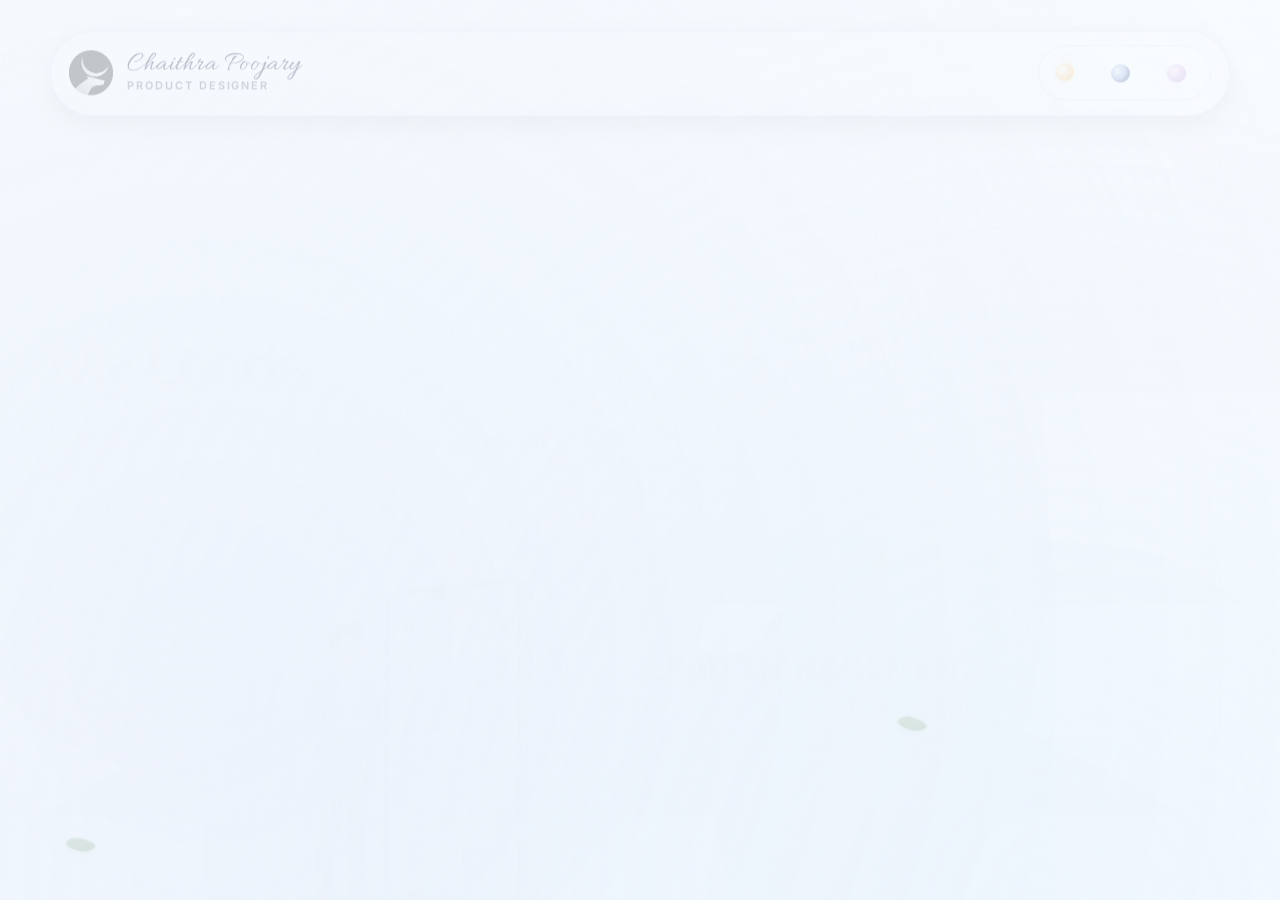
<file: projects/lumen-ai.html>
<!DOCTYPE html>
<html lang="en">
  <head>
    <meta charset="UTF-8" />
    <meta http-equiv="refresh" content="0; url=/projects/case-study.html?id=lumen-ai" />
    <title>Redirecting</title>
  </head>
  <body></body>
</html>
</file>
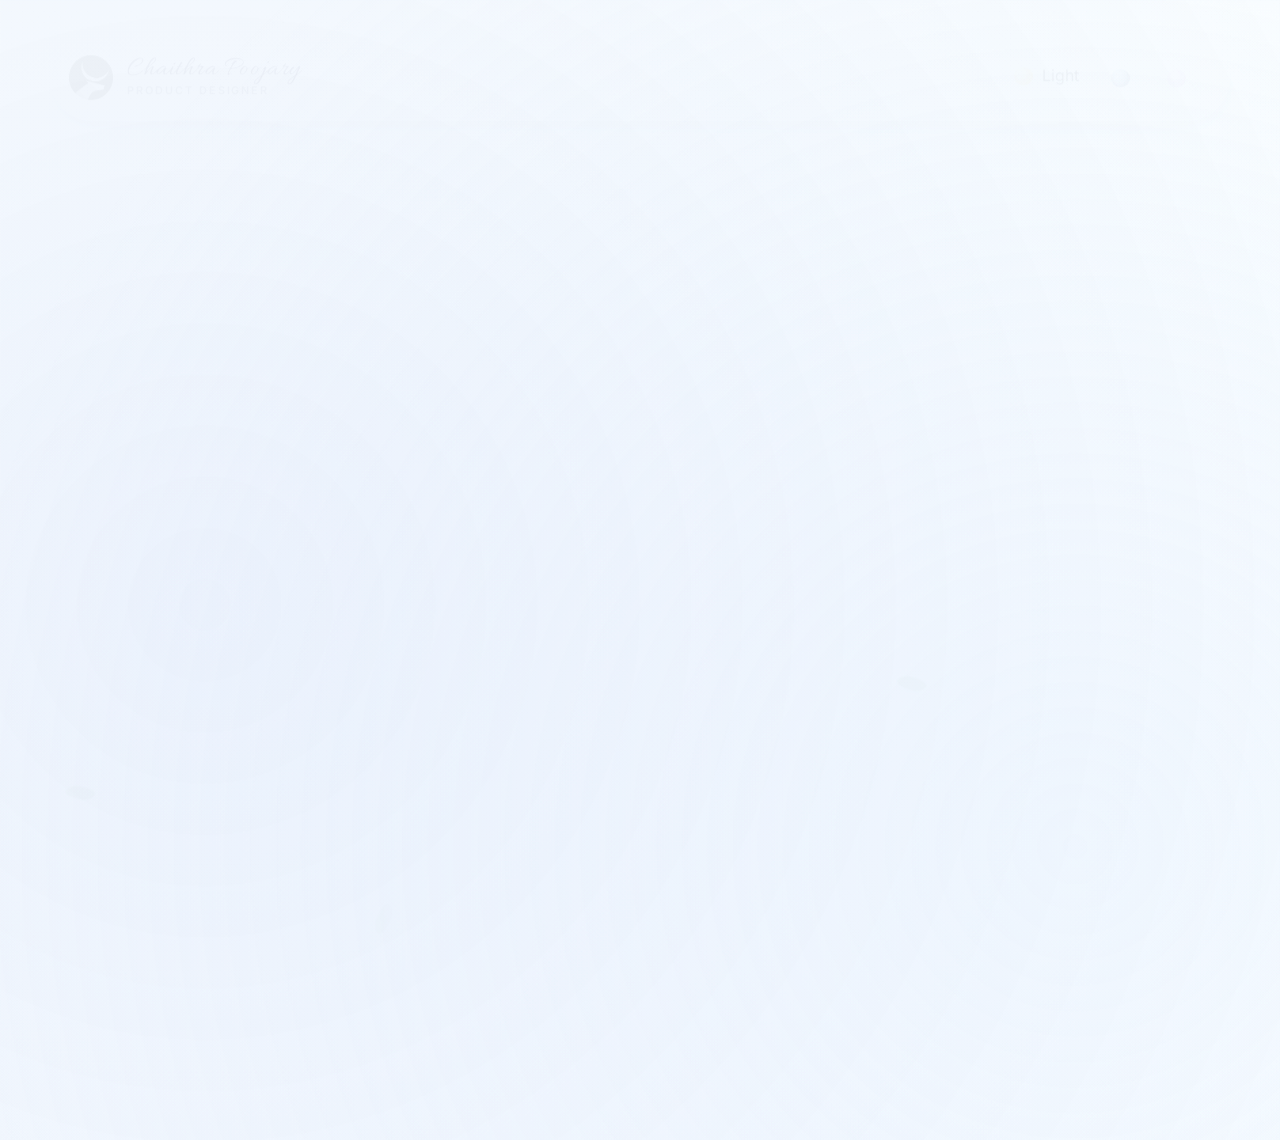
<file: projects/orbit-ds.html>
<!DOCTYPE html>
<html lang="en">
  <head>
    <meta charset="UTF-8" />
    <meta http-equiv="refresh" content="0; url=/projects/case-study.html?id=orbit-ds" />
    <title>Redirecting</title>
  </head>
  <body></body>
</html>
</file>
<file: studio/admin.css>
:root {
  --font-signature: "Allura", cursive;
  --admin-bg: #f5f7fb;
  --admin-bg-soft: #eef3f9;
  --admin-surface: rgba(255, 255, 255, 0.86);
  --admin-surface-strong: #ffffff;
  --admin-surface-muted: #f7f9fc;
  --admin-text: #172033;
  --admin-muted: #6f7d93;
  --admin-border: rgba(23, 32, 51, 0.08);
  --admin-border-strong: rgba(23, 32, 51, 0.14);
  --admin-accent: #6284ea;
  --admin-accent-soft: rgba(98, 132, 234, 0.12);
  --admin-shadow: 0 18px 44px rgba(22, 36, 67, 0.08);
  --admin-shadow-soft: 0 8px 22px rgba(22, 36, 67, 0.05);
}

* {
  box-sizing: border-box;
}

html {
  scroll-behavior: smooth;
}

body {
  margin: 0;
  min-height: 100vh;
  font-family: "Inter", "Segoe UI", sans-serif;
  color: var(--admin-text);
  background:
    radial-gradient(circle at top left, rgba(98, 132, 234, 0.12), transparent 26%),
    radial-gradient(circle at bottom right, rgba(173, 194, 255, 0.16), transparent 24%),
    linear-gradient(180deg, #f9fbfe 0%, #eef3f9 100%);
  line-height: 1.5;
  -webkit-text-size-adjust: 100%;
}

h1,
h2,
h3,
.section-topline h2,
.admin-card h2 {
  font-family: "Manrope", "Inter", "Segoe UI", sans-serif;
}

button,
input,
textarea {
  font: inherit;
}

.admin-body {
  min-height: 100vh;
}

.studio-shell {
  width: min(calc(100% - 1rem), 1360px);
  margin: 0 auto;
  padding: 0.75rem 0 1rem;
}

.login-view {
  min-height: 100vh;
  display: grid;
  place-items: center;
}

.dashboard-view {
  display: grid;
  grid-template-columns: 260px minmax(0, 1fr);
  gap: 0.85rem;
  align-items: start;
}

.admin-card {
  background: var(--admin-surface);
  border: 1px solid var(--admin-border);
  box-shadow: var(--admin-shadow);
  border-radius: 28px;
  backdrop-filter: blur(18px);
}

.login-card {
  width: min(100%, 500px);
  padding: 2rem;
}

.admin-kicker {
  margin: 0;
  color: var(--admin-accent);
  font-size: 0.72rem;
  font-weight: 600;
  text-transform: uppercase;
  letter-spacing: 0.14em;
}

.admin-muted,
.admin-status,
.manager-meta,
.experience-note {
  color: var(--admin-muted);
}

.admin-form-stack,
.split-layout,
.studio-main,
.studio-nav,
.manager-list,
.experience-admin-list,
.wizard-grid,
.wizard-head,
.project-template-stage,
.project-wizard,
.wizard-body,
.wizard-steps,
.overview-feature-list,
.field-grid,
.upload-stage,
.upload-gallery,
.blog-editor {
  display: grid;
  gap: 0.9rem;
}

.admin-form-stack label,
.editor-group {
  display: grid;
  gap: 0.45rem;
  color: var(--admin-muted);
  font-weight: 500;
}

.toggle-field {
  align-content: end;
}

.toggle-field input[type="checkbox"] {
  width: 1.05rem;
  height: 1.05rem;
  margin-top: 0.2rem;
}

.editor-toolbar,
.wizard-actions,
.wizard-actions-right {
  display: flex;
  align-items: center;
  gap: 0.55rem;
  flex-wrap: wrap;
}

input,
select,
textarea,
.rich-editor {
  width: 100%;
  border: 1px solid var(--admin-border);
  border-radius: 18px;
  padding: 0.95rem 1rem;
  background: var(--admin-surface-strong);
  color: var(--admin-text);
  font-size: 0.95rem;
  box-shadow: inset 0 1px 0 rgba(255, 255, 255, 0.7);
}

textarea,
.rich-editor {
  min-height: 140px;
}

.rich-editor-lg {
  min-height: 300px;
}

.rich-editor {
  overflow: auto;
}

input::placeholder,
textarea::placeholder {
  color: #97a3b6;
}

select {
  appearance: none;
  -webkit-appearance: none;
  -moz-appearance: none;
  padding-right: 3rem;
  background-color: var(--admin-surface-strong);
  background-image:
    linear-gradient(180deg, rgba(255, 255, 255, 0.78), rgba(255, 255, 255, 0)),
    url("data:image/svg+xml,%3Csvg xmlns='http://www.w3.org/2000/svg' width='18' height='18' viewBox='0 0 18 18'%3E%3Cpath d='M4.5 6.75L9 11.25L13.5 6.75' fill='none' stroke='%236f7d93' stroke-width='1.8' stroke-linecap='round' stroke-linejoin='round'/%3E%3C/svg%3E");
  background-repeat: no-repeat, no-repeat;
  background-position: center, right 1rem center;
  background-size: 100% 100%, 1rem 1rem;
  cursor: pointer;
}

input:focus,
select:focus,
textarea:focus,
.rich-editor:focus {
  outline: none;
  border-color: rgba(98, 132, 234, 0.5);
  box-shadow:
    0 0 0 4px var(--admin-accent-soft),
    inset 0 1px 0 rgba(255, 255, 255, 0.75);
}

.admin-button {
  border: 1px solid var(--admin-border);
  background: rgba(255, 255, 255, 0.8);
  color: var(--admin-text);
  border-radius: 999px;
  padding: 0.78rem 1.08rem;
  cursor: pointer;
  transition:
    background 220ms ease,
    border-color 220ms ease,
    color 220ms ease,
    transform 220ms ease,
    box-shadow 220ms ease;
  font-weight: 600;
  box-shadow: var(--admin-shadow-soft);
}

.admin-button:hover,
.studio-nav-item:hover,
.manager-item:hover,
.experience-row:hover,
.template-card:hover,
.wizard-step-tab:hover,
.feature-item:hover,
.stat-card:hover {
  transform: translateY(-1px);
}

.admin-button:not(.admin-button-primary):hover {
  border-color: rgba(98, 132, 234, 0.22);
  background: rgba(255, 255, 255, 0.96);
}

.admin-button-primary,
.studio-nav-item.is-active,
.wizard-step-tab.is-active {
  background: linear-gradient(135deg, #5f82e6, #7d9cf0);
  color: #ffffff;
  border-color: transparent;
  box-shadow: 0 12px 24px rgba(95, 130, 230, 0.18);
}

.admin-button-primary:hover {
  color: #ffffff;
  background: linear-gradient(135deg, #5579df, #7395ee);
  border-color: transparent;
}

.studio-sidebar,
.studio-header,
.studio-section .admin-card {
  padding: 1rem;
}

.studio-sidebar {
  position: sticky;
  top: 1rem;
  height: fit-content;
  display: grid;
  gap: 1rem;
  background:
    linear-gradient(180deg, rgba(255, 255, 255, 0.88), rgba(245, 249, 255, 0.82)),
    var(--admin-surface);
}

.studio-brand {
  display: flex;
  align-items: center;
  gap: 0.85rem;
  min-width: 0;
}

.brand {
  display: inline-flex;
  align-items: center;
  gap: 0.85rem;
  min-width: 0;
  color: inherit;
  text-decoration: none;
}

.brand-mark {
  width: 2.9rem;
  height: 2.9rem;
  display: inline-grid;
  place-items: center;
  flex: 0 0 auto;
}

.brand-mark-svg {
  width: 100%;
  height: 100%;
}

.brand-mark-image {
  width: 100%;
  height: 100%;
  object-fit: contain;
  display: block;
}

.brand-grid,
.brand-frame,
.brand-accent {
  fill: none;
  stroke-linecap: round;
  stroke-linejoin: round;
}

.brand-frame {
  stroke: var(--admin-text);
  stroke-width: 1.75;
}

.brand-grid {
  stroke: rgba(111, 125, 147, 0.28);
  stroke-width: 1;
}

.brand-accent {
  stroke: url(#brand-accent-admin);
  stroke-width: 1.5;
}

.brand-accent-dot {
  fill: #7b72ed;
}

.brand-lockup {
  display: grid;
  gap: 0.02rem;
  min-width: 0;
}

.brand-signature {
  font-family: var(--font-signature);
  font-size: 1.68rem;
  line-height: 0.95;
  font-weight: 400;
  letter-spacing: 0.02em;
  color: var(--admin-text);
}

.brand-caption {
  font-size: 0.68rem;
  letter-spacing: 0.18em;
  text-transform: uppercase;
  color: var(--admin-muted);
}

.studio-brand-link {
  width: 100%;
}

.studio-sidebar-copy {
  padding: 0.95rem 1rem;
  border: 1px solid var(--admin-border);
  border-radius: 22px;
  background: rgba(255, 255, 255, 0.66);
}

.studio-sidebar-copy .admin-kicker {
  margin-bottom: 0.45rem;
}

.studio-sidebar-copy .admin-muted {
  margin: 0;
  font-size: 0.93rem;
  line-height: 1.6;
}

.studio-main {
  gap: 0.85rem;
  min-width: 0;
}

.studio-nav {
  gap: 0.55rem;
}

.studio-nav-item,
.wizard-step-tab,
.template-card {
  text-align: left;
  border: 1px solid var(--admin-border);
  border-radius: 18px;
  background: rgba(255, 255, 255, 0.72);
  color: var(--admin-text);
  padding: 0.9rem 1rem;
  cursor: pointer;
  transition:
    transform 220ms ease,
    background 220ms ease,
    border-color 220ms ease,
    box-shadow 220ms ease;
}

.studio-nav-item {
  display: flex;
  align-items: center;
  justify-content: space-between;
  font-weight: 600;
}

.studio-nav-item::after {
  content: "";
  width: 0.45rem;
  height: 0.45rem;
  border-radius: 999px;
  background: rgba(23, 32, 51, 0.12);
  transition: background 220ms ease, transform 220ms ease;
}

.studio-nav-item.is-active::after {
  background: rgba(255, 255, 255, 0.8);
  transform: scale(1.15);
}

.studio-header {
  display: flex;
  align-items: center;
  justify-content: space-between;
  gap: 1rem;
  min-width: 0;
}

.studio-header-copy {
  display: grid;
  gap: 0.4rem;
  min-width: 0;
}

.studio-header h1,
.admin-card h1,
.admin-card h2,
.admin-card h3 {
  margin: 0;
  letter-spacing: -0.02em;
  line-height: 1.12;
  font-weight: 600;
}

.studio-header h1 {
  font-size: clamp(1.55rem, 2.2vw, 2.15rem);
  font-weight: 600;
}

.studio-header-copy .admin-muted {
  margin: 0;
  max-width: 52ch;
}

.admin-card h2 {
  font-size: clamp(1.16rem, 1.7vw, 1.45rem);
  font-weight: 600;
}

.admin-card h3 {
  font-size: 1.02rem;
  font-weight: 550;
}

.studio-header-actions,
.form-actions,
.section-topline,
.manager-actions,
.experience-actions,
.project-template-header,
.blog-card-bottom,
.stat-card-topline,
.feature-item-topline {
  display: flex;
  align-items: center;
  justify-content: space-between;
  gap: 0.65rem;
}

.section-topline,
.project-template-header {
  align-items: flex-start;
}

.section-topline-spacious .admin-muted {
  margin: 0.35rem 0 0;
  max-width: 54ch;
}

.section-topline h2,
.project-template-header h3 {
  margin-top: 0.18rem;
}

.admin-avatar {
  width: 2.7rem;
  height: 2.7rem;
  display: inline-grid;
  place-items: center;
  overflow: hidden;
  flex: 0 0 auto;
  border-radius: 50%;
  background:
    linear-gradient(135deg, rgba(98, 132, 234, 0.15), rgba(170, 195, 255, 0.35)),
    #ffffff;
  color: var(--admin-text);
  font-weight: 800;
  letter-spacing: 0.08em;
  border: 1px solid rgba(98, 132, 234, 0.12);
}

.admin-avatar-image {
  width: 100%;
  height: 100%;
  object-fit: cover;
  display: block;
}

.admin-avatar .brand-mark-svg {
  width: 78%;
  height: 78%;
}

.admin-grid-stats {
  display: grid;
  grid-template-columns: repeat(auto-fit, minmax(180px, 1fr));
  gap: 0.85rem;
  margin-bottom: 0.6rem;
}

.stat-card {
  padding: 1rem;
  display: grid;
  gap: 0.4rem;
  background:
    linear-gradient(180deg, rgba(255, 255, 255, 0.92), rgba(249, 251, 255, 0.82)),
    var(--admin-surface);
}

.stat-card strong {
  display: block;
  font-size: clamp(1.8rem, 3vw, 2.4rem);
  letter-spacing: -0.06em;
  line-height: 1;
}

.stat-card-marker {
  width: 0.7rem;
  height: 0.7rem;
  border-radius: 999px;
  background: linear-gradient(135deg, rgba(98, 132, 234, 0.8), rgba(130, 188, 255, 0.8));
  box-shadow: 0 0 0 6px rgba(98, 132, 234, 0.08);
}

.stat-card-note {
  margin: 0;
  font-size: 0.9rem;
}

.feature-item,
.manager-item,
.experience-row,
.wizard-step-tab,
.template-card {
  border: 1px solid var(--admin-border);
  border-radius: 20px;
  padding: 0.95rem;
  background: rgba(255, 255, 255, 0.72);
}

.feature-item {
  display: grid;
  gap: 0.7rem;
  padding: 1rem 1.05rem;
}

.section-card {
  display: grid;
  gap: 1rem;
}

.admin-subsection {
  display: grid;
  gap: 0.85rem;
  padding-top: 0.35rem;
  border-top: 1px solid rgba(23, 32, 51, 0.06);
}

.feature-item-index {
  color: #9aa5b8;
  font-size: 0.83rem;
  font-weight: 700;
  letter-spacing: 0.12em;
}

.feature-item-copy {
  display: grid;
  gap: 0.35rem;
}

.feature-item-copy p {
  margin: 0;
}

.split-layout {
  grid-template-columns: minmax(320px, 0.82fr) minmax(0, 1.18fr);
  gap: 1rem;
}

.split-layout.single-column {
  grid-template-columns: 1fr;
}

.studio-builder-layout {
  align-items: start;
}

.project-studio,
.blog-editor {
  min-width: 0;
}

.project-manager-grid {
  grid-template-columns: repeat(2, minmax(0, 1fr));
  gap: 0.9rem;
}

.manager-item,
.experience-row {
  display: flex;
  align-items: center;
  justify-content: space-between;
  gap: 1rem;
}

.manager-item > div:first-child,
.experience-row > div:first-child {
  min-width: 0;
}

.experience-logo-admin {
  display: flex;
  align-items: center;
  gap: 0.75rem;
  flex-wrap: wrap;
  margin-top: 0.9rem;
}

.experience-logo-preview {
  width: 3rem;
  height: 3rem;
  flex: 0 0 auto;
}

.manager-item {
  padding: 1rem;
}

.manager-item-project {
  display: grid;
  gap: 0.9rem;
  align-content: space-between;
  min-height: 100%;
}

.manager-item-project h3,
.manager-item-project .manager-meta {
  margin: 0;
}

.manager-item-project .manager-meta {
  line-height: 1.6;
}

.manager-item-project .manager-actions {
  justify-content: flex-start;
  flex-wrap: wrap;
}

.project-editor-shell {
  display: grid;
  gap: 1rem;
  padding: 1rem;
}

.blog-editor-shell {
  gap: 1rem;
  padding: 1rem;
}

.project-editor-toolbar,
.project-editor-hero,
.project-editor-actions,
.project-editor-footer {
  display: flex;
  align-items: center;
  justify-content: space-between;
  gap: 0.85rem;
}

.project-editor-toolbar {
  padding-bottom: 0.25rem;
  border-bottom: 1px solid rgba(23, 32, 51, 0.06);
}

.project-editor-toolbar .admin-muted,
.project-editor-hero .admin-muted {
  margin: 0.35rem 0 0;
}

.project-editor-hero {
  align-items: flex-start;
  padding: 0.35rem 0 0.2rem;
}

.project-editor-actions {
  flex: 0 0 auto;
}

.project-editor-footer {
  align-items: center;
}

.project-editor-footer .admin-status {
  margin: 0;
  margin-left: auto;
}

.tag-row-admin,
.blog-tag-row {
  display: flex;
  flex-wrap: wrap;
  gap: 0.5rem;
  margin-top: 0.7rem;
}

.tag-row-admin span,
.pill,
.blog-tag-row span {
  padding: 0.32rem 0.68rem;
  border-radius: 999px;
  background: var(--admin-accent-soft);
  color: #3557a8;
  font-size: 0.8rem;
  font-weight: 600;
}

.template-grid {
  display: grid;
  grid-template-columns: repeat(3, minmax(0, 1fr));
  gap: 0.8rem;
}

.template-card {
  display: grid;
  gap: 0.45rem;
  min-height: 164px;
}

.template-icon {
  width: 2.5rem;
  height: 2.5rem;
  display: inline-grid;
  place-items: center;
  border-radius: 14px;
  background: linear-gradient(135deg, rgba(98, 132, 234, 0.12), rgba(170, 195, 255, 0.28));
  font-size: 0.92rem;
  font-weight: 700;
}

.template-card span:last-child {
  color: var(--admin-muted);
  font-size: 0.93rem;
  line-height: 1.55;
}

.wizard-head {
  gap: 0.65rem;
  padding: 1rem;
  border: 1px solid var(--admin-border);
  border-radius: 22px;
  background: rgba(255, 255, 255, 0.66);
}

.wizard-progress-track {
  width: 100%;
  height: 10px;
  background: rgba(98, 132, 234, 0.1);
  border-radius: 999px;
  overflow: hidden;
}

.wizard-progress-track span {
  display: block;
  height: 100%;
  width: 0;
  border-radius: inherit;
  background: linear-gradient(135deg, #5f82e6, #86a7fb);
}

.wizard-steps {
  grid-template-columns: repeat(4, minmax(0, 1fr));
  gap: 0.7rem;
}

.wizard-body {
  padding: 1rem;
  border: 1px solid var(--admin-border);
  border-radius: 24px;
  background: rgba(255, 255, 255, 0.62);
}

.wizard-step-tab {
  font-size: 0.83rem;
  display: flex;
  align-items: center;
  gap: 0.5rem;
  min-height: 100%;
}

.wizard-step-tab span {
  width: 1.55rem;
  height: 1.55rem;
  display: inline-grid;
  place-items: center;
  border-radius: 50%;
  background: rgba(98, 132, 234, 0.1);
  font-size: 0.78rem;
  font-weight: 700;
  flex: 0 0 auto;
}

.wizard-grid {
  grid-template-columns: repeat(2, minmax(0, 1fr));
  gap: 0.85rem;
}

.wizard-grid-full {
  grid-column: 1 / -1;
}

.wizard-toggle {
  align-items: center;
}

.empathy-map {
  display: grid;
  grid-template-columns: repeat(3, minmax(0, 1fr));
  gap: 0.8rem;
}

.empathy-card {
  border: 1px solid var(--admin-border);
  padding: 0.9rem;
  min-height: 180px;
}

.empathy-card span {
  font-size: 0.84rem;
  text-transform: uppercase;
  letter-spacing: 0.1em;
}

.empathy-card textarea {
  min-height: 120px;
}

.empathy-medical .empathy-card {
  border-radius: 24px;
  background: rgba(255, 255, 255, 0.8);
}

.empathy-ai .empathy-card {
  border-radius: 16px;
  background:
    linear-gradient(180deg, rgba(98, 132, 234, 0.08), transparent),
    rgba(255, 255, 255, 0.75);
}

.empathy-mobile .empathy-card {
  border-radius: 34px;
  padding: 1rem 1.15rem;
}

.empathy-dashboard .empathy-card,
.empathy-commerce .empathy-card,
.empathy-experimental .empathy-card {
  border-radius: 18px;
}

.field-grid {
  grid-template-columns: repeat(2, minmax(0, 1fr));
}

.upload-preview,
.upload-gallery img {
  width: 100%;
  border-radius: 18px;
  border: 1px solid var(--admin-border);
}

.upload-gallery {
  grid-template-columns: repeat(2, minmax(0, 1fr));
  gap: 0.85rem;
}

.upload-gallery-item {
  margin: 0;
  display: grid;
  gap: 0.75rem;
}

.persona-editor-stack {
  display: grid;
  gap: 1rem;
}

.persona-editor-card {
  display: grid;
  gap: 1rem;
  padding: 1rem;
  border-radius: 20px;
  border: 1px solid var(--admin-border);
  background: rgba(255, 255, 255, 0.68);
}

.inline-toggle {
  display: flex;
  align-items: center;
  gap: 0.75rem;
}

.inline-toggle input {
  width: auto;
}

.editor-group span {
  font-size: 0.92rem;
}

.project-template-stage > .admin-muted,
.project-template-header .admin-muted {
  max-width: 48ch;
}

.profile-layout {
  display: grid;
  grid-template-columns: repeat(2, minmax(0, 1fr));
  gap: 0.9rem;
}

.profile-layout > .admin-card:first-child {
  grid-row: span 2;
}

.brand-icon-preview {
  width: 4rem;
  height: 4rem;
  display: grid;
  place-items: center;
  padding: 0.45rem;
  border-radius: 18px;
  border: 1px solid var(--admin-border);
  background: rgba(255, 255, 255, 0.74);
}

.favicon-preview {
  width: 3rem;
  height: 3rem;
  border-radius: 14px;
}

.banner-preview {
  width: 100%;
  height: auto;
  min-height: 12rem;
  aspect-ratio: 16 / 10;
  border-radius: 24px;
}

.dashboard-media-list {
  display: grid;
  gap: 0.8rem;
}

.dashboard-media-item {
  display: grid;
  grid-template-columns: 120px minmax(0, 1fr) 180px;
  gap: 0.85rem;
  align-items: center;
  padding: 0.9rem;
  border: 1px solid var(--admin-border);
  border-radius: 20px;
  background: rgba(255, 255, 255, 0.68);
}

.dashboard-media-preview {
  width: 120px;
  aspect-ratio: 4 / 3;
  border-radius: 16px;
  border: 1px solid var(--admin-border);
  overflow: hidden;
  background: var(--admin-surface-muted);
  display: grid;
  place-items: center;
  color: var(--admin-muted);
  font-size: 0.88rem;
}

.dashboard-media-preview img {
  width: 100%;
  height: 100%;
  object-fit: cover;
}

.dashboard-media-copy {
  min-width: 0;
}

.dashboard-media-copy h3,
.dashboard-media-copy p {
  margin: 0;
}

.dashboard-media-copy .admin-kicker {
  margin-bottom: 0.38rem;
}

.dashboard-media-copy .admin-muted {
  margin-top: 0.32rem;
}

.dashboard-media-upload {
  display: grid;
  gap: 0.45rem;
  color: var(--admin-muted);
  font-weight: 600;
}

.is-hidden {
  display: none !important;
}

@media (max-width: 1200px) {
  .project-manager-grid,
  .wizard-steps,
  .template-grid,
  .empathy-map {
    grid-template-columns: repeat(2, minmax(0, 1fr));
  }

  .admin-grid-stats {
    grid-template-columns: repeat(2, minmax(0, 1fr));
  }

  .profile-layout {
    grid-template-columns: 1fr 1fr;
  }
}

@media (max-width: 1080px) {
  .dashboard-view,
  .split-layout,
  .admin-grid-stats,
  .studio-builder-layout,
  .profile-layout {
    grid-template-columns: 1fr;
  }

  .studio-sidebar {
    position: static;
  }

  .studio-nav {
    grid-template-columns: repeat(2, minmax(0, 1fr));
  }

  .studio-header,
  .section-topline,
  .studio-header-actions,
  .project-template-header,
  .project-editor-toolbar,
  .project-editor-hero,
  .project-editor-actions,
  .project-editor-footer,
  .manager-item,
  .experience-row {
    display: grid;
    justify-content: stretch;
  }

  .studio-header-actions {
    grid-auto-flow: column;
    justify-content: start;
  }

  .profile-layout > .admin-card:first-child {
    grid-row: auto;
  }

  .dashboard-media-item {
    grid-template-columns: 120px 1fr;
  }
}

@media (max-width: 720px) {
  .studio-shell {
    width: min(calc(100% - 0.75rem), 1360px);
    padding: 0.75rem 0 1rem;
  }

  .wizard-actions,
  .wizard-actions-right,
  .manager-actions,
  .experience-actions,
  .form-actions {
    display: grid;
    justify-content: stretch;
  }

  .template-grid,
  .project-manager-grid,
  .wizard-steps,
  .wizard-grid,
  .field-grid,
  .empathy-map,
  .upload-gallery,
  .studio-nav {
    grid-template-columns: 1fr;
  }

  .admin-grid-stats {
    grid-template-columns: 1fr;
  }

  .login-card,
  .studio-sidebar,
  .studio-header,
  .studio-section .admin-card {
    padding: 1rem;
    border-radius: 22px;
  }

  .admin-button,
  .studio-nav-item,
  .wizard-step-tab,
  .template-card {
    width: 100%;
  }

  .wizard-step-tab {
    font-size: 0.82rem;
    padding: 0.85rem 0.9rem;
  }

  .dashboard-media-item {
    grid-template-columns: 1fr;
  }

  .dashboard-media-preview {
    width: 100%;
  }

  .brand-signature {
    font-size: 1.42rem;
  }
}
</file>
<file: styles.css>
:root {
  --font-sans: "Inter", "Segoe UI", "Helvetica Neue", Arial, sans-serif;
  --font-display: "Inter", "Segoe UI", "Helvetica Neue", Arial, sans-serif;
  --font-signature: "Allura", cursive;
  --body-letter-spacing: 0em;
  --body-word-spacing: 0em;
  --heading-letter-spacing: -0.05em;
  --heading-word-spacing: 0em;
  --heading-line-height: 1.08;
  --heading-font-weight: 600;
  --body-line-height: 1.6;
  --paragraph-spacing: 1rem;
  --space-1: 0.5rem;
  --space-2: 1rem;
  --space-3: 1.5rem;
  --space-4: 2rem;
  --space-5: 3rem;
  --space-6: 4rem;
  --space-7: 6rem;
  --radius-sm: 0.75rem;
  --radius-md: 1rem;
  --radius-lg: 1.25rem;
  --radius-xl: 1.5rem;
  --shadow-soft: 0 18px 60px rgba(15, 23, 42, 0.08);
  --shadow-glow: 0 20px 60px rgba(124, 92, 255, 0.16);
  --max-width: 1180px;
  --transition: 260ms ease;
}

body[data-theme="light"] {
  --bg: #f5f9ff;
  --bg-elevated: rgba(255, 255, 255, 0.82);
  --surface: rgba(255, 255, 255, 0.94);
  --surface-strong: #fcfeff;
  --text: #252835;
  --muted: #737885;
  --border: rgba(37, 40, 53, 0.08);
  --accent: #6d8fe4;
  --accent-soft: rgba(109, 143, 228, 0.11);
  --gradient-main:
    radial-gradient(circle at 16% 10%, rgba(109, 143, 228, 0.1), transparent 24%),
    radial-gradient(circle at 84% 14%, rgba(214, 233, 255, 0.18), transparent 22%),
    linear-gradient(180deg, #fbfeff 0%, #eef5ff 100%);
  --card-shadow: var(--shadow-soft);
}

body[data-theme="dark"] {
  --bg: #0b1016;
  --bg-elevated: rgba(16, 22, 31, 0.76);
  --surface: rgba(18, 24, 34, 0.86);
  --surface-strong: #141b25;
  --text: #edf1f7;
  --muted: #98a4b7;
  --border: rgba(226, 232, 240, 0.1);
  --accent: #6f95d9;
  --accent-soft: rgba(111, 149, 217, 0.14);
  --gradient-main: radial-gradient(circle at top left, rgba(111, 149, 217, 0.14), transparent 36%),
    radial-gradient(circle at right, rgba(124, 138, 163, 0.08), transparent 24%),
    linear-gradient(180deg, #0b1016 0%, #121822 100%);
  --card-shadow: 0 20px 60px rgba(0, 0, 0, 0.28);
}

body[data-theme="midnight-orchid"] {
  --bg: #e8e9ff;
  --bg-elevated: rgba(255, 255, 255, 0.54);
  --surface: rgba(255, 255, 255, 0.68);
  --surface-strong: rgba(255, 252, 255, 0.82);
  --text: #352d52;
  --muted: #756d92;
  --border: rgba(122, 110, 168, 0.14);
  --accent: #b97ad2;
  --accent-soft: rgba(185, 122, 210, 0.14);
  --gradient-main:
    radial-gradient(circle at 18% 12%, rgba(255, 198, 228, 0.26), transparent 24%),
    radial-gradient(circle at 82% 16%, rgba(188, 180, 255, 0.18), transparent 22%),
    radial-gradient(circle at 50% 100%, rgba(255, 220, 236, 0.22), transparent 20%),
    linear-gradient(180deg, #f1f1ff 0%, #e8e9ff 100%);
  --card-shadow: 0 14px 32px rgba(133, 118, 173, 0.1);
}

* {
  box-sizing: border-box;
}

html {
  scroll-behavior: smooth;
}

body {
  margin: 0;
  font-family: var(--font-sans);
  background: var(--gradient-main);
  color: var(--text);
  line-height: var(--body-line-height);
  letter-spacing: var(--body-letter-spacing);
  word-spacing: var(--body-word-spacing);
  overflow-x: hidden;
  transition:
    background var(--transition),
    color var(--transition),
    opacity 360ms ease,
    transform 360ms ease;
}

h1,
h2,
h3,
h4,
.project-topline h3,
.blog-post-hero h1,
.blog-card h3,
.journey-node h3,
.case-content h2,
.case-empathy-card h3,
.case-persona-card h3,
.case-persona-card h4,
.exclusive-projects-head h3,
.contact-copy h2,
.profile-copy h3,
.skill-card h3 {
  font-family: var(--font-display);
  letter-spacing: var(--heading-letter-spacing) !important;
  word-spacing: var(--heading-word-spacing) !important;
  line-height: var(--heading-line-height) !important;
  font-weight: var(--heading-font-weight) !important;
}

body::before {
  content: "";
  position: fixed;
  inset: 0;
  pointer-events: none;
  background:
    linear-gradient(transparent 0%, rgba(255, 255, 255, 0.02) 100%),
    radial-gradient(circle at top, rgba(255, 255, 255, 0.03), transparent 28%),
    radial-gradient(circle at 20% 10%, rgba(255, 209, 230, 0.03), transparent 24%);
  opacity: 0.85;
}

img {
  max-width: 100%;
  display: block;
}

a {
  color: inherit;
  text-decoration: none;
}

button,
input,
textarea {
  font: inherit;
}

p,
li,
dd,
input,
textarea,
button {
  letter-spacing: var(--body-letter-spacing);
  word-spacing: var(--body-word-spacing);
}

p {
  margin-top: 0;
  margin-bottom: var(--paragraph-spacing);
}

.hero-text,
.profile-copy p,
.contact-copy p,
.blog-card-body p,
.journey-node-card p,
.case-content p,
.case-empathy-card p,
.case-persona-card p,
.blog-post-content p,
.blog-post-summary,
.metric-stack p {
  margin-bottom: var(--paragraph-spacing);
}

.container {
  width: min(calc(100% - 2rem), var(--max-width));
  margin: 0 auto;
}

.page-shell {
  min-height: 100vh;
  position: relative;
  z-index: 1;
}

.global-background {
  position: fixed;
  inset: -4%;
  z-index: 0;
  pointer-events: none;
  overflow: hidden;
}

.bg-layer {
  position: absolute;
  inset: 0;
  transition:
    opacity 700ms ease,
    transform 700ms ease,
    background 700ms ease;
}

.bg-sky {
  background:
    radial-gradient(circle at 18% 12%, rgba(255, 255, 255, 0.16), transparent 24%),
    linear-gradient(180deg, rgba(219, 233, 247, 0.78), rgba(198, 219, 224, 0.56) 42%, rgba(164, 184, 190, 0.3) 100%);
  transform: translate3d(calc(var(--bg-parallax-x, 0px) * 0.3), calc(var(--bg-parallax-y, 0px) * 0.25), 0);
}

.bg-celestial {
  inset: 6% auto auto 10%;
  width: 26rem;
  height: 26rem;
  border-radius: 50%;
  background: radial-gradient(circle, rgba(255, 247, 214, 0.34), rgba(255, 247, 214, 0.08) 36%, transparent 70%);
  filter: blur(8px);
  opacity: 0.72;
  animation: drift-orb 26s ease-in-out infinite alternate;
}

.bg-stars {
  opacity: 0;
  background-image:
    radial-gradient(circle at 16% 22%, rgba(255, 255, 255, 0.8) 0 1px, transparent 1.4px),
    radial-gradient(circle at 58% 14%, rgba(255, 255, 255, 0.56) 0 1px, transparent 1.4px),
    radial-gradient(circle at 82% 30%, rgba(255, 255, 255, 0.7) 0 1px, transparent 1.5px),
    radial-gradient(circle at 74% 54%, rgba(255, 255, 255, 0.4) 0 1px, transparent 1.3px),
    radial-gradient(circle at 28% 44%, rgba(255, 255, 255, 0.5) 0 1px, transparent 1.3px),
    radial-gradient(circle at 38% 11%, rgba(255, 255, 255, 0.9) 0 1.1px, transparent 1.5px),
    radial-gradient(circle at 69% 21%, rgba(255, 255, 255, 0.64) 0 1px, transparent 1.4px),
    radial-gradient(circle at 88% 43%, rgba(255, 255, 255, 0.5) 0 1px, transparent 1.4px);
  animation: stars-twinkle 5.6s ease-in-out infinite alternate;
}

.bg-hills {
  inset: auto -8% -8%;
  height: 54%;
  background:
    radial-gradient(ellipse at 15% 80%, rgba(65, 95, 70, 0.38), transparent 36%),
    radial-gradient(ellipse at 52% 90%, rgba(84, 111, 95, 0.36), transparent 38%),
    radial-gradient(ellipse at 84% 88%, rgba(45, 73, 64, 0.3), transparent 34%);
  transform: translate3d(calc(var(--bg-parallax-x, 0px) * 0.18), calc(var(--bg-shift, 0px) * -0.15), 0);
}

.bg-trees {
  inset: auto 0 0;
  height: 45%;
  background:
    linear-gradient(180deg, transparent, rgba(27, 43, 33, 0.14)),
    radial-gradient(circle at 8% 100%, rgba(29, 51, 33, 0.5) 0 10%, transparent 12%),
    radial-gradient(circle at 18% 100%, rgba(29, 51, 33, 0.42) 0 12%, transparent 14%),
    radial-gradient(circle at 82% 100%, rgba(33, 51, 41, 0.48) 0 12%, transparent 14%),
    radial-gradient(circle at 92% 100%, rgba(33, 51, 41, 0.4) 0 10%, transparent 12%);
  opacity: 0.7;
  transform: translate3d(calc(var(--bg-parallax-x, 0px) * 0.26), calc(var(--bg-shift, 0px) * -0.08), 0);
}

.bg-fog {
  background:
    radial-gradient(ellipse at 16% 78%, rgba(255, 255, 255, 0.16), transparent 22%),
    radial-gradient(ellipse at 56% 86%, rgba(255, 255, 255, 0.12), transparent 24%),
    radial-gradient(ellipse at 86% 76%, rgba(255, 255, 255, 0.12), transparent 20%);
  filter: blur(26px);
  opacity: 0.65;
  transform: translate3d(calc(var(--bg-parallax-x, 0px) * 0.12), calc(var(--bg-shift, 0px) * -0.04), 0);
}

.bg-petals {
  opacity: 0;
}

.petal {
  position: absolute;
  width: 24px;
  height: 17px;
  border-radius: 70% 30% 70% 30%;
  background: linear-gradient(145deg, rgba(255, 239, 247, 0.85), rgba(231, 190, 219, 0.72));
  filter: blur(0.2px);
  animation: petals-drift linear infinite;
}

.petal-1 { left: 8%; top: 14%; animation-duration: 18s; animation-delay: -2s; }
.petal-2 { left: 18%; top: 24%; animation-duration: 21s; animation-delay: -7s; }
.petal-3 { left: 28%; top: 10%; animation-duration: 19s; animation-delay: -11s; }
.petal-4 { left: 38%; top: 28%; animation-duration: 23s; animation-delay: -5s; }
.petal-5 { left: 48%; top: 16%; animation-duration: 20s; animation-delay: -13s; }
.petal-6 { left: 58%; top: 30%; animation-duration: 24s; animation-delay: -9s; }
.petal-7 { left: 68%; top: 12%; animation-duration: 22s; animation-delay: -3s; }
.petal-8 { left: 78%; top: 26%; animation-duration: 25s; animation-delay: -15s; }
.petal-9 { left: 88%; top: 18%; animation-duration: 20s; animation-delay: -4s; }
.petal-10 { left: 14%; top: 36%; animation-duration: 26s; animation-delay: -10s; }
.petal-11 { left: 24%; top: 20%; animation-duration: 21s; animation-delay: -6s; }
.petal-12 { left: 34%; top: 40%; animation-duration: 24s; animation-delay: -12s; }
.petal-13 { left: 44%; top: 22%; animation-duration: 23s; animation-delay: -8s; }
.petal-14 { left: 54%; top: 38%; animation-duration: 19s; animation-delay: -14s; }
.petal-15 { left: 64%; top: 18%; animation-duration: 27s; animation-delay: -1s; }
.petal-16 { left: 74%; top: 34%; animation-duration: 22s; animation-delay: -16s; }
.petal-17 { left: 84%; top: 24%; animation-duration: 24s; animation-delay: -5s; }
.petal-18 { left: 10%; top: 46%; animation-duration: 28s; animation-delay: -9s; }
.petal-19 { left: 46%; top: 48%; animation-duration: 20s; animation-delay: -17s; }
.petal-20 { left: 82%; top: 44%; animation-duration: 25s; animation-delay: -11s; }

body[data-theme="light"] .bg-sky {
  background:
    radial-gradient(circle at 18% 12%, rgba(255, 255, 255, 0.42), transparent 24%),
    radial-gradient(circle at 80% 16%, rgba(223, 236, 255, 0.22), transparent 18%),
    radial-gradient(circle at 48% 28%, rgba(212, 228, 255, 0.2), transparent 26%),
    linear-gradient(180deg, rgba(251, 254, 255, 0.98), rgba(239, 246, 255, 0.92) 44%, rgba(225, 236, 248, 0.78) 100%);
}

body[data-theme="light"] .bg-celestial {
  opacity: 0.34;
  background: radial-gradient(circle, rgba(238, 246, 255, 0.58), rgba(238, 246, 255, 0.08) 34%, transparent 70%);
}

body[data-theme="light"] .bg-stars {
  opacity: 0;
}

body[data-theme="light"] .bg-hills {
  background:
    radial-gradient(ellipse at 15% 80%, rgba(210, 221, 232, 0.42), transparent 36%),
    radial-gradient(ellipse at 52% 90%, rgba(224, 232, 242, 0.42), transparent 38%),
    radial-gradient(ellipse at 84% 88%, rgba(200, 214, 228, 0.36), transparent 34%);
}

body[data-theme="light"] .bg-trees {
  background:
    linear-gradient(180deg, transparent, rgba(203, 214, 227, 0.08)),
    radial-gradient(circle at 8% 100%, rgba(176, 203, 182, 0.34) 0 10%, transparent 12%),
    radial-gradient(circle at 18% 100%, rgba(188, 211, 192, 0.3) 0 12%, transparent 14%),
    radial-gradient(circle at 82% 100%, rgba(174, 199, 185, 0.32) 0 12%, transparent 14%),
    radial-gradient(circle at 92% 100%, rgba(190, 212, 197, 0.26) 0 10%, transparent 12%);
  opacity: 0.55;
}

body[data-theme="light"] .bg-petals {
  opacity: 0.94;
}

body[data-theme="light"] .petal {
  width: 30px;
  height: 16px;
  border-radius: 80% 20% 80% 20%;
  background: linear-gradient(145deg, rgba(150, 184, 126, 0.94), rgba(108, 144, 90, 0.9));
  box-shadow: 0 4px 10px rgba(133, 171, 114, 0.14);
  filter: blur(0.05px);
  animation-name: leaves-drift;
}

body[data-theme="dark"] .bg-sky {
  background:
    radial-gradient(circle at 18% 10%, rgba(97, 124, 168, 0.14), transparent 22%),
    linear-gradient(180deg, rgba(18, 27, 39, 0.86), rgba(16, 22, 32, 0.78) 50%, rgba(10, 16, 24, 0.9) 100%);
}

body[data-theme="dark"] .bg-celestial {
  opacity: 0.74;
  background: radial-gradient(circle, rgba(240, 243, 255, 0.46), rgba(168, 184, 208, 0.08) 32%, transparent 68%);
}

body[data-theme="dark"] .bg-stars {
  opacity: 0.76;
}

body[data-theme="dark"] .bg-petals {
  opacity: 0.42;
}

body[data-theme="dark"] .petal {
  width: 18px;
  height: 13px;
  border-radius: 70% 30% 70% 30%;
  background: linear-gradient(145deg, rgba(232, 238, 255, 0.72), rgba(145, 165, 203, 0.46));
  box-shadow: 0 4px 10px rgba(109, 143, 196, 0.08);
  filter: blur(0.08px);
  animation-name: petals-drift;
}

body[data-theme="dark"] .bg-hills {
  background:
    radial-gradient(ellipse at 15% 80%, rgba(27, 34, 49, 0.44), transparent 36%),
    radial-gradient(ellipse at 52% 90%, rgba(24, 31, 44, 0.42), transparent 38%),
    radial-gradient(ellipse at 84% 88%, rgba(16, 23, 34, 0.4), transparent 34%);
}

body[data-theme="midnight-orchid"] .bg-sky {
  background:
    radial-gradient(circle at 18% 12%, rgba(255, 206, 228, 0.26), transparent 24%),
    radial-gradient(circle at 82% 18%, rgba(193, 180, 255, 0.2), transparent 20%),
    radial-gradient(circle at 50% 24%, rgba(255, 244, 249, 0.22), transparent 26%),
    linear-gradient(180deg, rgba(245, 244, 255, 0.98), rgba(232, 233, 255, 0.94) 44%, rgba(230, 224, 245, 0.92) 100%);
}

body[data-theme="midnight-orchid"] .bg-celestial {
  opacity: 0.42;
  background: radial-gradient(circle, rgba(255, 220, 235, 0.4), rgba(204, 188, 250, 0.08) 36%, transparent 70%);
}

body[data-theme="midnight-orchid"] .bg-hills {
  background:
    radial-gradient(ellipse at 16% 84%, rgba(212, 196, 235, 0.34), transparent 34%),
    radial-gradient(ellipse at 50% 90%, rgba(198, 186, 230, 0.34), transparent 36%),
    radial-gradient(ellipse at 86% 86%, rgba(180, 172, 224, 0.28), transparent 32%);
}

body[data-theme="midnight-orchid"] .bg-trees {
  background:
    linear-gradient(180deg, transparent, rgba(198, 184, 228, 0.08)),
    radial-gradient(circle at 8% 100%, rgba(214, 180, 213, 0.28) 0 10%, transparent 12%),
    radial-gradient(circle at 18% 100%, rgba(229, 198, 226, 0.26) 0 12%, transparent 14%),
    radial-gradient(circle at 82% 100%, rgba(204, 177, 220, 0.26) 0 12%, transparent 14%),
    radial-gradient(circle at 92% 100%, rgba(236, 207, 229, 0.22) 0 10%, transparent 12%);
}

body[data-theme="midnight-orchid"] .bg-petals {
  opacity: 1;
}

body[data-theme="midnight-orchid"] .petal {
  width: 30px;
  height: 20px;
  background: linear-gradient(145deg, rgba(255, 239, 246, 0.96), rgba(238, 184, 214, 0.86));
  animation-name: petals-drift;
}

body[data-scene="about"] .bg-fog,
body[data-scene="projects"] .bg-fog {
  opacity: 0.82;
}

body[data-scene="home"] .bg-sky {
  transform: translate3d(calc(var(--bg-parallax-x, 0px) * 0.34), calc(var(--bg-parallax-y, 0px) * 0.28), 0) scale(1.03);
}

body[data-scene="projects"] .bg-hills,
body[data-scene="experience"] .bg-hills {
  transform: translate3d(calc(var(--bg-parallax-x, 0px) * 0.22), calc(var(--bg-shift, 0px) * -0.2), 0) scale(1.03);
}

body[data-scene="blogs"] .bg-celestial,
body[data-scene="contact"] .bg-celestial {
  opacity: 0.52;
}

body[data-scene="experience"] .bg-fog,
body[data-scene="contact"] .bg-fog {
  opacity: 0.74;
}

.section {
  padding: clamp(3.5rem, 8vw, 5.5rem) 0;
}

.site-header {
  position: sticky;
  top: 0;
  z-index: 30;
  padding: 1rem 0 0;
  transition: padding var(--transition);
}

.navbar {
  display: flex;
  align-items: center;
  justify-content: space-between;
  gap: var(--space-3);
  padding: 0.9rem 1.1rem;
  background: color-mix(in srgb, var(--bg-elevated) 88%, rgba(255, 255, 255, 0.06));
  border: 1px solid var(--border);
  border-radius: 999px;
  box-shadow:
    0 8px 24px rgba(0, 0, 0, 0.12),
    inset 0 1px 0 rgba(255, 255, 255, 0.05);
  backdrop-filter: blur(24px) saturate(120%);
  transition:
    background var(--transition),
    border-color var(--transition),
    box-shadow var(--transition),
    transform var(--transition);
}

body.is-scrolled .navbar {
  background: color-mix(in srgb, var(--surface) 94%, rgba(255, 255, 255, 0.08));
  box-shadow:
    0 10px 28px rgba(0, 0, 0, 0.16),
    inset 0 1px 0 rgba(255, 255, 255, 0.06);
}

.brand,
.nav-links a {
  font-weight: 600;
  letter-spacing: -0.02em;
}

.brand {
  display: inline-flex;
  align-items: center;
  gap: 0.85rem;
  font-size: 1rem;
  position: relative;
  z-index: 1;
}

.brand-mark {
  width: 2.8rem;
  height: 2.8rem;
  display: inline-grid;
  place-items: center;
  flex: 0 0 auto;
}

.brand-mark-svg {
  width: 100%;
  height: 100%;
}

.brand-mark-image {
  width: 100%;
  height: 100%;
  object-fit: contain;
  display: block;
}

.brand-grid,
.brand-frame,
.brand-letter,
.brand-accent {
  fill: none;
  stroke-linecap: round;
  stroke-linejoin: round;
}

.brand-frame {
  stroke: var(--text);
  stroke-width: 1.75;
}

.brand-grid {
  stroke: color-mix(in srgb, var(--muted) 26%, transparent);
  stroke-width: 1;
}

.brand-letter {
  stroke: var(--text);
  stroke-width: 1.6;
}

.brand-accent {
  stroke: url(#brand-accent-main);
  stroke-width: 1.5;
}

.case-body .brand-accent {
  stroke: url(#brand-accent-case);
}

.blog-body .brand-accent {
  stroke: url(#brand-accent-blog);
}

.brand-lockup {
  display: grid;
  gap: 0.02rem;
}

.brand-signature {
  font-family: var(--font-signature);
  font-size: 1.72rem;
  line-height: 0.95;
  font-weight: 400;
  letter-spacing: 0.02em;
}

.brand-caption {
  font-size: 0.68rem;
  letter-spacing: 0.18em;
  text-transform: uppercase;
  color: var(--muted);
}

.nav-links {
  display: flex;
  align-items: center;
  gap: 1.1rem;
  color: var(--muted);
}

.nav-links a {
  position: relative;
  padding: 0.2rem 0;
  transition: color var(--transition);
}

.nav-links a::after {
  content: "";
  position: absolute;
  left: 0;
  right: 0;
  bottom: -0.35rem;
  height: 2px;
  border-radius: 999px;
  background: linear-gradient(90deg, transparent, var(--accent), transparent);
  opacity: 0;
  transform: scaleX(0.6);
  transition:
    opacity var(--transition),
    transform var(--transition);
  box-shadow: 0 0 14px color-mix(in srgb, var(--accent) 36%, transparent);
}

.nav-links a.is-current::after,
.nav-links a:hover::after {
  opacity: 1;
  transform: scaleX(1);
}

.nav-links a:hover,
.social-links a:hover {
  color: var(--text);
}

.nav-actions {
  display: flex;
  align-items: center;
  gap: 0.8rem;
}

.menu-button,
.mobile-menu-close {
  border: 1px solid var(--border);
  background: linear-gradient(180deg, rgba(255, 255, 255, 0.06), rgba(255, 255, 255, 0.02));
  color: var(--text);
  border-radius: 999px;
  cursor: pointer;
}

.menu-button {
  display: none;
  align-items: center;
  gap: 0.75rem;
  padding: 0.45rem 0.55rem 0.45rem 1rem;
  box-shadow: var(--card-shadow);
  transition:
    transform var(--transition),
    border-color var(--transition),
    background var(--transition);
}

.menu-button:hover,
.mobile-menu-close:hover {
  transform: translateY(-1px);
}

.menu-button-label {
  font-size: 0.92rem;
  font-weight: 600;
  letter-spacing: -0.02em;
}

.menu-button-orb {
  width: 2.3rem;
  height: 2.3rem;
  display: inline-grid;
  place-items: center;
  position: relative;
  border-radius: 50%;
  background: color-mix(in srgb, var(--accent) 18%, transparent);
  box-shadow: inset 0 0 0 1px color-mix(in srgb, var(--accent) 20%, transparent);
}

.menu-button-orb span {
  position: absolute;
  width: 0.9rem;
  height: 1.5px;
  border-radius: 999px;
  background: var(--text);
  transition: transform var(--transition);
}

.menu-button-orb span:first-child {
  transform: translateY(-4px);
}

.menu-button-orb span:last-child {
  transform: translateY(4px);
}

body.menu-open .menu-button-orb span:first-child {
  transform: rotate(45deg);
}

body.menu-open .menu-button-orb span:last-child {
  transform: rotate(-45deg);
}

.mobile-menu-wrap {
  display: none;
  margin-top: 0.9rem;
}

.mobile-menu {
  padding: 1rem;
  border-radius: 1.75rem;
}

.mobile-menu-header {
  display: flex;
  align-items: center;
  justify-content: space-between;
  gap: 1rem;
}

.mobile-menu-header .eyebrow {
  margin-bottom: 0;
}

.mobile-menu-close {
  padding: 0.7rem 1rem;
}

.mobile-menu-links {
  display: grid;
  gap: 0.6rem;
  margin-top: 1rem;
}

.mobile-menu-links a {
  padding: 1rem 1.05rem;
  border-radius: 1.15rem;
  background: rgba(255, 255, 255, 0.03);
  color: var(--text);
  border: 1px solid var(--border);
  font-weight: 600;
  letter-spacing: -0.02em;
}

.mobile-menu-links a:hover {
  border-color: color-mix(in srgb, var(--accent) 40%, var(--border));
}

.mobile-theme-toggle {
  display: none;
  margin-top: 1rem;
}

.theme-toggle {
  display: inline-flex;
  gap: 0.4rem;
  padding: 0.3rem;
  background: rgba(255, 255, 255, 0.04);
  border-radius: 999px;
  border: 1px solid var(--border);
}

.theme-chip {
  border: 0;
  background: transparent;
  color: var(--muted);
  border-radius: 999px;
  min-width: 2.7rem;
  min-height: 2.7rem;
  padding: 0.45rem 0.7rem;
  display: inline-flex;
  align-items: center;
  justify-content: center;
  gap: 0.55rem;
  cursor: pointer;
  transition:
    background var(--transition),
    color var(--transition),
    transform var(--transition),
    width var(--transition),
    padding var(--transition);
}

.theme-chip-label {
  max-width: 0;
  overflow: hidden;
  white-space: nowrap;
  opacity: 0;
  transition:
    max-width var(--transition),
    opacity var(--transition);
}

.theme-chip-icon {
  width: 1.15rem;
  height: 1.15rem;
  border-radius: 50%;
  display: inline-block;
  flex: 0 0 auto;
}

.theme-chip-sun {
  background:
    radial-gradient(circle at 35% 35%, #fffdf5, #ffd89d 58%, #ffb96f 100%);
  box-shadow: 0 0 12px rgba(255, 208, 118, 0.22);
}

.theme-chip-moon {
  background:
    radial-gradient(circle at 35% 35%, #e5eefc, #89a0d2 60%, #516280 100%);
  box-shadow: inset -3px -2px 0 rgba(13, 17, 23, 0.2);
}

.theme-chip-orchid {
  background:
    radial-gradient(circle at 35% 35%, #ffeaf7, #ddb9eb 56%, #b190d4 100%);
  box-shadow: 0 0 12px rgba(217, 172, 219, 0.2);
}

body[data-theme="light"] .brand-mark {
  color: #171a21;
}

body[data-theme="dark"] .brand-mark {
  color: #ffffff;
}

body[data-theme="midnight-orchid"] .brand-mark {
  color: #42345f;
}

.theme-chip.active,
.theme-chip:hover,
.button:hover,
.project-card:hover,
.blog-card:hover,
.skill-card:hover {
  transform: translateY(-2px);
}

.theme-chip.active {
  background: var(--accent-soft);
  color: var(--text);
  padding-inline: 0.95rem;
}

.theme-chip.active .theme-chip-label {
  max-width: 12rem;
  opacity: 1;
}

.hero {
  min-height: clamp(32rem, 88svh, 40rem);
  display: flex;
  align-items: center;
  padding-top: 5.6rem;
  padding-bottom: 1.5rem;
  position: relative;
  overflow: clip;
}

.hero-grid {
  position: relative;
  z-index: 1;
}

.hero-grid,
.about-grid,
.contact-panel {
  display: grid;
  grid-template-columns: 1.2fr 0.8fr;
  gap: clamp(1.5rem, 4vw, 3rem);
  align-items: center;
}

.hero-copy h1,
.section-heading h2,
.case-hero h1 {
  margin: 0;
}

.hero-copy h1 {
  font-size: clamp(3rem, 7vw, 6.2rem);
  max-width: 10ch;
}

.hero-text-block {
  animation: hero-fade 1100ms ease both;
  align-self: center;
  transform: translateY(-1rem);
}

.hero-panel {
  justify-self: end;
  width: 100%;
  max-width: 34rem;
}

.hero-text,
.section-heading p,
.profile-copy p,
.contact-copy p,
.case-intro {
  color: var(--muted);
  font-size: clamp(0.98rem, 1.5vw, 1.05rem);
  max-width: 56ch;
}

.hero-text:last-child,
.section-heading p:last-child,
.profile-copy p:last-child,
.contact-copy p:last-child,
.case-intro:last-child,
.blog-card-body p:last-child,
.journey-node-card p:last-child,
.case-empathy-card p:last-child,
.case-persona-card p:last-child,
.case-content p:last-child,
.blog-post-content p:last-child,
.blog-post-summary:last-child,
.metric-stack p:last-child {
  margin-bottom: 0;
}

.eyebrow {
  margin: 0 0 1rem;
  color: var(--accent);
  font-weight: 700;
  text-transform: uppercase;
  letter-spacing: 0.12em;
  font-size: 0.78rem;
}

.hero-actions {
  display: flex;
  flex-wrap: wrap;
  gap: 1rem;
  margin-top: var(--space-4);
}

.button {
  display: inline-flex;
  align-items: center;
  justify-content: center;
  gap: 0.55rem;
  min-height: 3rem;
  padding: 0.85rem 1.4rem;
  border-radius: 999px;
  border: 1px solid transparent;
  transition:
    transform var(--transition),
    background var(--transition),
    border-color var(--transition),
    box-shadow var(--transition);
}

.button-icon {
  width: 1rem;
  height: 1rem;
  display: inline-flex;
  align-items: center;
  justify-content: center;
  flex: 0 0 auto;
}

.button-icon svg {
  width: 100%;
  height: 100%;
  display: block;
}

.button-icon svg path {
  fill: none;
  stroke: currentColor;
  stroke-width: 1.8;
  stroke-linecap: round;
  stroke-linejoin: round;
}

.button-primary {
  background: linear-gradient(135deg, var(--accent), color-mix(in srgb, var(--accent) 70%, white));
  color: #fff;
  box-shadow: 0 8px 20px rgba(0, 0, 0, 0.14);
}

.button-secondary {
  background: transparent;
  border-color: var(--border);
}

.glass-card,
.project-card {
  background: var(--surface);
  border: 1px solid var(--border);
  box-shadow: var(--card-shadow);
  backdrop-filter: blur(14px);
}

.hero-card,
.profile-card,
.skill-card,
.contact-panel {
  border-radius: var(--radius-xl);
}

.hero-graphic {
  width: 100%;
  padding: 1rem;
  display: grid;
  gap: 0.9rem;
  background: color-mix(in srgb, var(--surface) 92%, white);
}

.hero-canvas {
  position: relative;
  min-height: clamp(17rem, 38vw, 21rem);
  aspect-ratio: 16 / 10;
  border-radius: 1.3rem;
  overflow: hidden;
  background: linear-gradient(180deg, color-mix(in srgb, var(--surface-strong) 98%, white), color-mix(in srgb, var(--surface) 94%, transparent));
  border: 1px solid color-mix(in srgb, var(--border) 90%, transparent);
}

.hero-banner-image {
  position: absolute;
  inset: 0;
  width: 100%;
  height: 100%;
  object-fit: cover;
  opacity: 0.72;
  filter: saturate(0.96) contrast(1.04);
  z-index: 0;
}

.hero-canvas.has-banner .hero-banner-image {
  display: block;
}

.hero-canvas.has-banner::after {
  content: "";
  position: absolute;
  inset: 0;
  background:
    linear-gradient(180deg, rgba(255, 255, 255, 0.14), rgba(255, 255, 255, 0.04)),
    linear-gradient(180deg, rgba(18, 22, 35, 0.06), transparent 42%);
  pointer-events: none;
  z-index: 1;
}

.hero-wireframe {
  display: none;
}

.hero-wireframe-toolbar {
  display: flex;
  gap: 0.42rem;
  padding: 0.85rem 1rem 0;
}

.hero-wireframe-toolbar span {
  width: 0.5rem;
  height: 0.5rem;
  border-radius: 50%;
  background: color-mix(in srgb, var(--muted) 30%, white);
}

.hero-wireframe-layout {
  display: grid;
  grid-template-columns: 3.3rem 1fr;
  gap: 1rem;
  height: calc(100% - 1.35rem);
  padding: 0.9rem 1rem 1rem;
}

.hero-wireframe-tools {
  display: grid;
  align-content: start;
  gap: 0.65rem;
}

.hero-wireframe-tools span {
  width: 100%;
  height: 2rem;
  border-radius: 0.75rem;
  border: 1px solid color-mix(in srgb, var(--border) 74%, transparent);
  background: linear-gradient(180deg, color-mix(in srgb, var(--accent) 7%, white), transparent);
}

.hero-wireframe-stage {
  display: grid;
  grid-template-columns: minmax(0, 1.3fr) minmax(0, 0.8fr);
  gap: 0.9rem;
}

.hero-ui-card {
  position: absolute;
  border-radius: 1.15rem;
  border: 1px solid color-mix(in srgb, var(--border) 86%, transparent);
  background: color-mix(in srgb, var(--surface-strong) 94%, white);
  box-shadow: 0 18px 36px rgba(15, 23, 42, 0.08);
}

.hero-artboard {
  border-radius: 0.95rem;
  border: 1px solid color-mix(in srgb, var(--border) 74%, transparent);
  background:
    linear-gradient(180deg, color-mix(in srgb, var(--accent) 7%, white), transparent),
    color-mix(in srgb, var(--surface) 84%, white);
  padding: 0.9rem;
}

.hero-artboard-main {
  display: grid;
  align-content: start;
  gap: 0.75rem;
}

.hero-artboard-side {
  display: grid;
  align-content: start;
  gap: 0.75rem;
}

.hero-artboard-header {
  height: 0.65rem;
  width: 48%;
  border-radius: 999px;
  background: color-mix(in srgb, var(--muted) 18%, white);
}

.hero-artboard-block {
  border-radius: 0.8rem;
  background: color-mix(in srgb, var(--surface-strong) 80%, white);
  border: 1px solid color-mix(in srgb, var(--border) 68%, transparent);
}

.hero-artboard-block-lg {
  height: 4.8rem;
}

.hero-artboard-block-md {
  height: 2.6rem;
  width: 72%;
}

.hero-artboard-grid {
  display: grid;
  grid-template-columns: repeat(2, minmax(0, 1fr));
  gap: 0.7rem;
}

.hero-artboard-grid span {
  aspect-ratio: 1.15 / 1;
  border-radius: 0.82rem;
  background: color-mix(in srgb, var(--surface-strong) 80%, white);
  border: 1px solid color-mix(in srgb, var(--border) 68%, transparent);
}

.hero-artboard-stack {
  display: grid;
  gap: 0.55rem;
}

.hero-artboard-stack span {
  height: 2.25rem;
  border-radius: 0.8rem;
  background: color-mix(in srgb, var(--surface-strong) 80%, white);
  border: 1px solid color-mix(in srgb, var(--border) 68%, transparent);
}

.hero-ui-floating {
  padding: 0.95rem 1rem;
  backdrop-filter: blur(10px);
}

.hero-ui-palette {
  left: 1rem;
  bottom: 1rem;
  width: 10.4rem;
}

.hero-ui-prototype {
  right: 1.1rem;
  bottom: 1.2rem;
  width: 8.4rem;
  display: grid;
  justify-items: center;
  gap: 0.55rem;
}

.hero-ui-label {
  font-size: 0.72rem;
  font-weight: 700;
  letter-spacing: 0.08em;
  text-transform: uppercase;
  color: var(--muted);
}

.hero-ui-swatches {
  display: grid;
  grid-template-columns: repeat(4, 1fr);
  gap: 0.45rem;
  margin-top: 0.85rem;
}

.hero-ui-swatches span {
  aspect-ratio: 1 / 1;
  border-radius: 0.6rem;
  border: 1px solid color-mix(in srgb, var(--border) 68%, transparent);
}

.hero-ui-swatches span:nth-child(1) { background: #f4f7ff; }
.hero-ui-swatches span:nth-child(2) { background: color-mix(in srgb, var(--accent) 25%, white); }
.hero-ui-swatches span:nth-child(3) { background: #ffdbe9; }
.hero-ui-swatches span:nth-child(4) { background: #d9f0e4; }

.hero-ui-proto-node {
  width: 1rem;
  height: 1rem;
  border-radius: 50%;
  background: color-mix(in srgb, var(--accent) 18%, white);
  border: 1px solid color-mix(in srgb, var(--accent) 24%, var(--border));
}

.hero-ui-proto-node-accent {
  background: linear-gradient(135deg, var(--accent), color-mix(in srgb, var(--accent) 70%, white));
}

.hero-ui-proto-link {
  width: 2px;
  height: 2.8rem;
  background: linear-gradient(180deg, color-mix(in srgb, var(--accent) 28%, transparent), transparent);
}

.hero-ui-callout {
  position: absolute;
  right: 3.4rem;
  top: 2.1rem;
  display: grid;
  gap: 0.2rem;
  padding: 0.8rem 0.9rem;
  border-radius: 0.95rem;
  background: rgba(255, 255, 255, 0.56);
  border: 1px solid color-mix(in srgb, var(--border) 74%, transparent);
  backdrop-filter: blur(10px);
}

.hero-ui-callout span {
  font-size: 0.7rem;
  text-transform: uppercase;
  letter-spacing: 0.08em;
  color: var(--muted);
}

.hero-ui-callout strong {
  font-size: 0.96rem;
  letter-spacing: -0.03em;
}

.hero-ui-cursor {
  position: absolute;
  width: 1.45rem;
  height: 1.7rem;
  clip-path: polygon(0 0, 100% 55%, 58% 58%, 78% 100%, 54% 100%, 40% 64%, 0 100%);
  background: linear-gradient(180deg, var(--text), color-mix(in srgb, var(--text) 72%, white));
  filter: drop-shadow(0 4px 10px rgba(15, 23, 42, 0.14));
}

.hero-ui-cursor-main {
  right: 6.1rem;
  top: 8rem;
}

.hero-ui-cursor-secondary {
  left: 12rem;
  bottom: 5.2rem;
  transform: scale(0.84) rotate(-16deg);
}

.hero-wireframe,
.hero-ui-card,
.hero-ui-callout,
.hero-ui-cursor {
  display: none;
}

.hero-card-caption {
  width: 100%;
  max-width: 100%;
  padding: 1rem 1rem 1.05rem;
  align-self: stretch;
  border-radius: 1.15rem;
  border: 1px solid color-mix(in srgb, var(--border) 86%, transparent);
  background: color-mix(in srgb, var(--surface-strong) 94%, white);
  box-shadow: 0 14px 28px rgba(15, 23, 42, 0.06);
}

.metric-label {
  color: var(--muted);
  margin-top: 0;
}

.metric-stack {
  display: grid;
  gap: var(--space-3);
}

.metric-stack strong,
.project-topline h3 {
  display: block;
  font-size: 1.1rem;
  margin-bottom: 0.35rem;
}

.metric-stack span,
.project-topline span {
  color: var(--muted);
}

.section-heading {
  margin-bottom: clamp(1.75rem, 4vw, 3rem);
}

.section-heading h2 {
  font-size: clamp(2rem, 4vw, 3.4rem);
  max-width: 14ch;
}

.profile-card {
  padding: var(--space-4);
  display: grid;
  gap: var(--space-3);
}

.profile-card.is-text-only {
  gap: 0;
}

.profile-visual {
  width: min(100%, 14rem);
  aspect-ratio: 1 / 1;
  border-radius: 1.4rem;
  overflow: hidden;
  border: 1px solid var(--border);
  background: var(--surface-strong);
  box-shadow: var(--card-shadow);
}

.profile-card.is-text-only .profile-visual {
  display: none !important;
}

.profile-visual img {
  width: 100%;
  height: 100%;
  object-fit: cover;
}

.profile-copy {
  max-width: 35rem;
}

.about-actions {
  margin-top: 1.15rem;
}

.about-actions .button.is-disabled {
  opacity: 0.55;
  pointer-events: none;
}

.skills-grid,
.projects-grid {
  display: grid;
  gap: var(--space-3);
}

.skills-grid {
  grid-template-columns: repeat(2, minmax(0, 1fr));
}

.skill-card {
  min-height: 180px;
  padding: var(--space-3);
}

.skill-card h3,
.profile-copy h3,
.contact-copy h2 {
  margin-top: 0;
}

.projects-grid {
  grid-template-columns: repeat(3, minmax(0, 1fr));
}

.project-card {
  border-radius: var(--radius-xl);
  overflow: hidden;
  transition:
    transform var(--transition),
    box-shadow var(--transition),
    border-color var(--transition);
}

.project-thumb-empty {
  min-height: 14.5rem;
  display: grid;
  place-items: center;
  background:
    linear-gradient(180deg, color-mix(in srgb, var(--surface) 96%, white), var(--surface));
  border-bottom: 1px solid var(--border);
  color: var(--muted);
  font-size: 0.92rem;
  letter-spacing: 0.04em;
  text-transform: uppercase;
}

.project-card:hover {
  border-color: color-mix(in srgb, var(--accent) 12%, var(--border));
  box-shadow: 0 12px 26px rgba(10, 10, 18, 0.12);
}

.exclusive-separator {
  display: grid;
  grid-template-columns: 1fr auto 1fr;
  align-items: center;
  gap: 1rem;
  margin: clamp(2.1rem, 4vw, 3.2rem) 0 1.4rem;
}

.exclusive-separator span {
  display: block;
  height: 1px;
  background:
    linear-gradient(
      90deg,
      color-mix(in srgb, #d5dde9 78%, transparent),
      color-mix(in srgb, #d8ba69 55%, transparent),
      color-mix(in srgb, #f5f7fb 82%, transparent)
    );
}

.exclusive-separator p {
  margin: 0;
  color: var(--muted);
  font-size: 0.8rem;
  font-weight: 700;
  letter-spacing: 0.12em;
  text-transform: uppercase;
}

.exclusive-projects-shell {
  display: grid;
  gap: 1.15rem;
}

.exclusive-projects-shell[hidden],
.exclusive-separator[hidden],
.exclusive-modal[hidden] {
  display: none !important;
}

.exclusive-projects-head {
  display: grid;
  justify-items: center;
  text-align: center;
  gap: 1rem;
}

.exclusive-projects-head h3,
.exclusive-projects-note {
  margin: 0;
}

.exclusive-section-button {
  justify-self: center;
  background: linear-gradient(
    135deg,
    color-mix(in srgb, var(--accent) 18%, white),
    color-mix(in srgb, var(--accent-strong) 12%, white)
  );
  border-color: color-mix(in srgb, var(--accent) 18%, var(--border));
  color: #1f2430;
  box-shadow:
    0 12px 24px color-mix(in srgb, var(--accent) 10%, transparent),
    inset 0 1px 0 rgba(255, 255, 255, 0.42);
}

.exclusive-section-button:hover {
  background: linear-gradient(
    135deg,
    color-mix(in srgb, var(--accent) 24%, white),
    color-mix(in srgb, var(--accent-strong) 18%, white)
  );
  color: #171b25;
  transform: translateY(-1px);
}

.exclusive-project-card {
  position: relative;
  border-radius: var(--radius-xl);
  border: 1px solid rgba(191, 200, 214, 0.72);
  box-shadow:
    0 14px 30px rgba(15, 23, 42, 0.06),
    inset 0 1px 0 rgba(255, 255, 255, 0.6);
}

.exclusive-project-card-locked {
  overflow: hidden;
}

.exclusive-project-card-inner {
  position: relative;
  min-height: 100%;
  background:
    linear-gradient(
      135deg,
      color-mix(in srgb, #fdfefe 94%, var(--surface)),
      color-mix(in srgb, #f2f5fb 88%, var(--surface-strong))
    );
}

.exclusive-project-card-inner::after {
  content: "";
  position: absolute;
  inset: 0;
  border-radius: inherit;
  padding: 1px;
  background: linear-gradient(
    135deg,
    rgba(211, 219, 228, 0.92),
    rgba(220, 183, 99, 0.82),
    rgba(232, 236, 242, 0.9)
  );
  -webkit-mask:
    linear-gradient(#fff 0 0) content-box,
    linear-gradient(#fff 0 0);
  -webkit-mask-composite: xor;
  mask-composite: exclude;
  pointer-events: none;
}

.exclusive-project-card-inner::before {
  content: "";
  position: absolute;
  inset: 0;
  background:
    radial-gradient(circle at 15% 20%, color-mix(in srgb, var(--accent) 10%, transparent), transparent 42%),
    linear-gradient(180deg, rgba(255, 255, 255, 0.26), rgba(255, 255, 255, 0.12));
  pointer-events: none;
}

.exclusive-project-card-copy {
  position: relative;
  z-index: 1;
  padding: var(--space-3);
  display: grid;
  gap: 0.9rem;
}

.exclusive-project-topline {
  display: flex;
  justify-content: flex-start;
}

.exclusive-project-card-locked .tag-row,
.exclusive-project-card-locked .project-topline span {
  filter: blur(4px);
  user-select: none;
}

.exclusive-project-card-locked p {
  filter: blur(7px);
  user-select: none;
}

.exclusive-project-card-locked .project-topline h3 {
  filter: none;
}

.exclusive-project-badge {
  width: fit-content;
  padding: 0.38rem 0.75rem;
  border-radius: 999px;
  display: inline-flex;
  align-items: center;
  gap: 0.45rem;
  background:
    linear-gradient(135deg, rgba(255, 249, 236, 0.96), rgba(249, 241, 221, 0.9));
  color: #6b5217;
  border: 1px solid rgba(216, 184, 102, 0.38);
  font-size: 0.72rem;
  font-weight: 700;
  letter-spacing: 0.1em;
  text-transform: uppercase;
}

.exclusive-project-badge-icon {
  width: 0.75rem;
  height: 0.75rem;
  border-radius: 999px;
  background: linear-gradient(180deg, #e8ca78, #b68a2f);
  box-shadow: 0 0 0 3px rgba(216, 184, 102, 0.18);
}

.exclusive-projects-shell.is-unlocked .exclusive-project-card {
  animation: unlockFade 320ms ease;
}

.exclusive-project-card-unlocked .project-topline span,
.exclusive-project-card-unlocked .tag-row span {
  background: color-mix(in srgb, rgba(216, 184, 102, 0.18) 70%, var(--accent-soft));
}

.exclusive-modal {
  position: fixed;
  inset: 0;
  z-index: 90;
  display: block;
}

.exclusive-modal-backdrop {
  position: fixed;
  inset: 0;
  background: rgba(10, 10, 18, 0.42);
  backdrop-filter: blur(10px);
}

.exclusive-modal-card {
  position: fixed;
  top: 50%;
  left: 50%;
  z-index: 1;
  width: min(calc(100vw - 2rem), 30rem);
  max-height: calc(100vh - 2.4rem);
  transform: translate(-50%, -50%);
  padding: 1.45rem;
  border-radius: 1.5rem;
  display: grid;
  gap: 1rem;
  overflow: auto;
}

.exclusive-modal-card h2,
.exclusive-modal-card p {
  margin: 0;
}

.exclusive-modal-note {
  color: var(--muted);
}

.exclusive-modal-close {
  justify-self: end;
  border: 0;
  background: transparent;
  color: var(--muted);
  cursor: pointer;
}

.exclusive-unlock-form {
  display: grid;
  gap: 1rem;
}

.exclusive-unlock-form label {
  display: grid;
  gap: 0.45rem;
  color: var(--muted);
}

.exclusive-unlock-form input {
  width: 100%;
  padding: 0.95rem 1rem;
  border-radius: 1rem;
  border: 1px solid var(--border);
  background: var(--surface-strong);
  color: var(--text);
}

.exclusive-modal-actions {
  display: flex;
}

.exclusive-case-lock {
  padding: 1.8rem;
  border-radius: 1.5rem;
  border: 1px solid var(--border);
  background: var(--surface);
  box-shadow: var(--card-shadow);
  display: grid;
  gap: 1rem;
}

body.modal-open {
  overflow: hidden;
  transform: none !important;
  animation: none !important;
}

@keyframes unlockFade {
  from {
    opacity: 0;
    transform: translateY(12px) scale(0.98);
  }

  to {
    opacity: 1;
    transform: translateY(0) scale(1);
  }
}

.project-thumb {
  width: 100%;
  aspect-ratio: 16 / 10;
  object-fit: cover;
  background: var(--surface-strong);
}

.project-body {
  padding: var(--space-3);
}

.project-topline {
  display: flex;
  justify-content: space-between;
  gap: 1rem;
  align-items: baseline;
}

.project-topline h3 {
  margin: 0;
}

.tag-row,
.social-links {
  display: flex;
  flex-wrap: wrap;
  gap: 0.7rem;
}

.social-link-chip {
  display: inline-flex;
  align-items: center;
  gap: 0.55rem;
  padding: 0.7rem 0.95rem;
  border-radius: 999px;
  border: 1px solid var(--border);
  background: color-mix(in srgb, var(--surface) 92%, transparent);
  color: var(--muted);
  transition:
    color var(--transition),
    border-color var(--transition),
    background var(--transition),
    transform var(--transition),
    box-shadow var(--transition);
}

.social-link-chip:hover {
  color: var(--text);
  border-color: color-mix(in srgb, var(--accent) 22%, var(--border));
  background: color-mix(in srgb, var(--accent-soft) 55%, var(--surface));
  transform: translateY(-1px);
  box-shadow: 0 10px 20px rgba(10, 10, 18, 0.08);
}

.social-link-icon {
  width: 1.65rem;
  height: 1.65rem;
  display: inline-flex;
  align-items: center;
  justify-content: center;
  flex: 0 0 auto;
}

.social-link-icon svg {
  width: 100%;
  height: 100%;
  display: block;
}

.social-link-icon img {
  width: 100%;
  height: 100%;
  object-fit: contain;
  display: block;
}

.social-link-label {
  font-weight: 600;
}

.tag-row span {
  padding: 0.35rem 0.7rem;
  border-radius: 999px;
  background: var(--accent-soft);
  color: var(--text);
  font-size: 0.86rem;
}

.journey {
  position: relative;
  min-height: 60rem;
  padding: 1.25rem 0 0.5rem;
}

#experience.section {
  padding-bottom: 2.1rem;
}

#blogs.section {
  padding-top: 2rem;
}

.journey-path {
  position: absolute;
  left: 50%;
  top: 0;
  width: min(100%, 860px);
  height: 100%;
  transform: translateX(-50%);
  pointer-events: none;
}

.journey-path svg {
  width: 100%;
  height: 100%;
  overflow: visible;
}

.journey-track,
.journey-active {
  fill: none;
  stroke-linecap: round;
  stroke-linejoin: round;
}

.journey-track {
  stroke: color-mix(in srgb, var(--border) 75%, transparent);
  stroke-width: 10;
  opacity: 0.75;
}

.journey-active {
  stroke: url(#journey-gradient);
  stroke-width: 5;
  stroke-dasharray: var(--journey-length, 1);
  stroke-dashoffset: calc(var(--journey-length, 1) * (1 - var(--journey-progress, 0)));
  filter: drop-shadow(0 0 3px color-mix(in srgb, var(--accent) 8%, transparent));
  transition: stroke-dashoffset 220ms ease-out;
}

.journey-character {
  position: absolute;
  width: 4.8rem;
  height: 7rem;
  transform: translate(-50%, -94%);
  color: color-mix(in srgb, var(--text) 82%, var(--accent));
  pointer-events: none;
  z-index: 3;
}

.journey-character-svg {
  width: 100%;
  height: 100%;
  display: block;
  filter: drop-shadow(0 8px 14px rgba(10, 10, 18, 0.1));
  animation: character-bounce 1.9s ease-in-out infinite;
}

.journey-nodes {
  position: relative;
  min-height: 60rem;
}

.journey-node {
  position: absolute;
  width: min(19rem, 32vw);
  left: var(--node-x);
  top: var(--node-y);
  transform: translate(-120%, -50%) scale(0.92);
  opacity: 0;
  transition:
    opacity 480ms ease,
    transform 480ms ease;
  z-index: 2;
}

.journey-node.is-visible {
  opacity: 1;
  transform: translate(-120%, -50%) scale(1);
}

.journey-node-right {
  transform: translate(18%, -50%) scale(0.92);
}

.journey-node-right.is-visible {
  transform: translate(18%, -50%) scale(1);
}

.journey-node::before {
  content: "";
  position: absolute;
  left: calc(100% + 1.05rem);
  top: 50%;
  width: 0.9rem;
  height: 0.9rem;
  border-radius: 50%;
  background: linear-gradient(180deg, #fff7fc, color-mix(in srgb, var(--accent) 64%, white));
  box-shadow:
    0 0 0 6px color-mix(in srgb, var(--accent) 8%, transparent),
    0 0 8px color-mix(in srgb, var(--accent) 10%, transparent);
  transform: translateY(-50%);
}

.journey-node::after {
  content: "";
  position: absolute;
  left: calc(100% + 0.25rem);
  top: 50%;
  width: 1rem;
  height: 1px;
  background: color-mix(in srgb, var(--accent) 28%, var(--border));
}

.journey-node-right::before {
  left: auto;
  right: calc(100% + 1.05rem);
}

.journey-node-right::after {
  left: auto;
  right: calc(100% + 0.25rem);
}

.journey-node-card {
  padding: 1.55rem 1.55rem 1.45rem;
  border-radius: 1.4rem;
  background: var(--surface);
  border: 1px solid var(--border);
  box-shadow: var(--card-shadow);
  backdrop-filter: blur(18px);
  display: grid;
  gap: 0.85rem;
  transition:
    transform var(--transition),
    background var(--transition),
    box-shadow var(--transition);
}

.journey-node:hover .journey-node-card {
  transform: translateY(-2px) scale(1.02);
  box-shadow: 0 14px 32px rgba(10, 10, 18, 0.1);
}

.journey-node-header {
  display: flex;
  align-items: flex-start;
  gap: 1rem;
}

.journey-company-logo {
  width: 2.9rem;
  height: 2.9rem;
  display: inline-grid;
  place-items: center;
  border-radius: 0.95rem;
  background: color-mix(in srgb, var(--accent) 8%, var(--surface-strong));
  border: 1px solid color-mix(in srgb, var(--accent) 12%, var(--border));
  color: var(--text);
  overflow: hidden;
}

.journey-company-logo img {
  width: 72%;
  height: 72%;
  object-fit: contain;
  display: block;
}

.journey-company-logo svg {
  width: 1.65rem;
  height: 1.65rem;
}

.journey-company-logo svg path,
.journey-company-logo svg rect {
  fill: none;
  stroke: var(--text);
  stroke-width: 1.55;
  stroke-linecap: round;
  stroke-linejoin: round;
}

.journey-company-logo svg circle {
  fill: color-mix(in srgb, var(--accent) 64%, white);
  stroke: none;
}

.journey-node h3,
.journey-node p {
  margin: 0;
}

.journey-node h3 {
  font-size: 1.08rem;
  letter-spacing: -0.03em;
  line-height: 1.2;
  font-weight: 700;
  color: var(--text);
}

.journey-node-meta {
  margin-top: 0.25rem;
  line-height: 1.4;
  font-weight: 500;
  font-size: 0.94rem;
  letter-spacing: 0;
  color: var(--muted);
}

.journey-node-duration {
  color: var(--text);
  font-size: 0.84rem;
  font-weight: 600;
  letter-spacing: 0.05em;
  text-transform: uppercase;
  line-height: 1.35;
}

.journey-node-description {
  line-height: 1.58;
}

.journey-node-description {
  margin-top: 0.5rem;
  color: var(--muted);
}

.blog-list {
  display: grid;
  grid-template-columns: repeat(3, minmax(0, 1fr));
  gap: 1.15rem;
}

.blog-card {
  padding: 1.35rem;
  border-radius: 1.45rem;
  background:
    linear-gradient(180deg, color-mix(in srgb, var(--surface) 95%, white), var(--surface));
  transition:
    transform var(--transition),
    border-color var(--transition),
    box-shadow var(--transition);
}

.blog-card:hover {
  transform: translateY(-3px);
  border-color: color-mix(in srgb, var(--accent) 14%, var(--border));
  box-shadow: 0 14px 26px rgba(10, 10, 18, 0.08);
}

.blog-card-featured {
  grid-column: span 2;
  min-height: 19rem;
}

.blog-card-top,
.blog-card-bottom {
  display: flex;
  align-items: center;
  justify-content: space-between;
  gap: 0.9rem;
}

.blog-card-kicker,
.blog-card time,
.blog-card-link {
  font-size: 0.78rem;
  font-weight: 700;
  letter-spacing: 0.1em;
  text-transform: uppercase;
}

.blog-card-kicker,
.blog-card-link {
  color: var(--accent);
}

.blog-card time {
  color: var(--muted);
}

.blog-card-body {
  display: grid;
  gap: 0.8rem;
  margin-top: 1rem;
}

.blog-card h3 {
  margin: 0;
  letter-spacing: -0.04em;
  font-size: clamp(1.2rem, 2vw, 1.55rem);
}

.blog-card-featured h3 {
  font-size: clamp(1.7rem, 3vw, 2.4rem);
  max-width: 17ch;
}

.blog-card p {
  margin: 0;
  color: var(--muted);
}

.blog-card-featured p {
  max-width: 52ch;
  font-size: 1rem;
}

.blog-card-bottom {
  margin-top: 1.25rem;
  padding-top: 1rem;
  border-top: 1px solid color-mix(in srgb, var(--border) 86%, transparent);
}

.blog-tags {
  display: flex;
  flex-wrap: wrap;
  gap: 0.55rem;
}

.blog-tags span {
  padding: 0.34rem 0.68rem;
  border-radius: 999px;
  background: color-mix(in srgb, var(--accent) 8%, transparent);
  color: var(--text);
  font-size: 0.78rem;
  font-weight: 600;
}

.contact-panel {
  padding: var(--space-4);
  align-items: start;
}

.contact-copy,
.contact-form {
  align-self: start;
}

.contact-form {
  display: grid;
  gap: 1rem;
}

.contact-form label {
  display: grid;
  gap: 0.55rem;
  color: var(--muted);
  font-weight: 500;
}

.contact-form input,
.contact-form textarea {
  border: 1px solid var(--border);
  background: var(--surface-strong);
  color: var(--text);
  border-radius: var(--radius-md);
  padding: 0.95rem 1rem;
  transition:
    border-color var(--transition),
    box-shadow var(--transition);
}

.contact-form input:focus,
.contact-form textarea:focus {
  outline: none;
  border-color: var(--accent);
  box-shadow: 0 0 0 4px color-mix(in srgb, var(--accent) 18%, transparent);
}

.form-status {
  min-height: 1.5rem;
  margin: 0;
  color: var(--muted);
}

.site-footer {
  padding: 0 0 var(--space-4);
}

.footer-inner {
  padding-top: var(--space-3);
  border-top: 1px solid var(--border);
  color: var(--muted);
  font-size: 0.95rem;
}

.footer-inner p {
  margin: 0;
}

.admin-entry {
  cursor: pointer;
  text-decoration: underline;
  text-decoration-color: transparent;
  text-underline-offset: 0.18rem;
  transition: text-decoration-color var(--transition);
}

.admin-entry:hover {
  text-decoration-color: currentColor;
}

.social-links[hidden] {
  display: none;
}

.reveal {
  opacity: 0;
  transform: translateY(28px);
  transition:
    opacity 500ms ease,
    transform 500ms ease;
}

.reveal.is-visible {
  opacity: 1;
  transform: translateY(0);
}

.page-enter {
  animation: page-enter 600ms ease both;
}

.page-exit {
  opacity: 0;
  transform: translateY(18px);
}

@keyframes page-enter {
  from {
    opacity: 0;
    transform: translateY(20px);
  }
  to {
    opacity: 1;
    transform: translateY(0);
  }
}

@keyframes drift-sky {
  from {
    background-position: 0% 0%;
  }
  to {
    background-position: 8% 10%;
  }
}

@keyframes petals-drift {
  0% {
    transform: translate3d(0, 0, 0) rotate(0deg);
    opacity: 0;
  }
  10% {
    opacity: 0.9;
  }
  100% {
    transform: translate3d(-72px, 94vh, 0) rotate(300deg);
    opacity: 0;
  }
}

@keyframes leaves-drift {
  0% {
    transform: translate3d(0, 0, 0) rotate(0deg) scale(0.92);
    opacity: 0;
  }
  12% {
    opacity: 0.72;
  }
  100% {
    transform: translate3d(56px, 92vh, 0) rotate(220deg) scale(1.04);
    opacity: 0;
  }
}

@keyframes stars-twinkle {
  0% {
    opacity: 0.18;
    filter: brightness(0.86);
  }
  45% {
    opacity: 0.56;
    filter: brightness(1.06);
  }
  100% {
    opacity: 0.76;
    filter: brightness(1.24);
  }
}

@keyframes drift-orb {
  from {
    margin-top: 0;
    margin-left: 0;
  }
  to {
    margin-top: 1rem;
    margin-left: 0.6rem;
  }
}

@keyframes hero-fade {
  from {
    opacity: 0;
    transform: translateY(26px);
  }
  to {
    opacity: 1;
    transform: translateY(0);
  }
}

@keyframes character-bounce {
  0%,
  100% {
    transform: translateY(0);
  }
  50% {
    transform: translateY(-4px);
  }
}

.case-body .site-header {
  padding-bottom: 0;
}

.case-main {
  padding-top: 4rem;
}

.case-hero {
  display: grid;
  gap: var(--space-4);
  padding-top: 0.75rem;
}

.case-hero h1 {
  font-size: clamp(2.8rem, 5vw, 4.8rem);
  max-width: 10ch;
}

.case-grid {
  display: grid;
  grid-template-columns: 0.8fr 1.2fr;
  gap: var(--space-4);
  margin-top: var(--space-5);
}

.case-sidebar,
.case-content section {
  padding: var(--space-3);
  border-radius: var(--radius-xl);
}

.case-sidebar {
  position: sticky;
  top: 7rem;
  height: fit-content;
}

.case-sidebar dl,
.case-content h2 {
  margin: 0;
}

.case-sidebar dt {
  color: var(--muted);
  font-size: 0.88rem;
  text-transform: uppercase;
  letter-spacing: 0.08em;
  margin-top: 1rem;
}

.case-sidebar dd {
  margin: 0.35rem 0 0;
}

.case-content {
  display: grid;
  gap: var(--space-3);
}

.case-content section {
  background: var(--surface);
  border: 1px solid var(--border);
  box-shadow: var(--card-shadow);
}

.case-empathy-grid {
  display: grid;
  grid-template-columns: repeat(3, minmax(0, 1fr));
  gap: 1rem;
}

.case-empathy-card,
.case-persona-card {
  border: 1px solid var(--border);
  border-radius: 1.15rem;
  padding: 1rem;
  background: color-mix(in srgb, var(--surface) 94%, white);
}

.case-empathy-card {
  position: relative;
  padding-top: 3.2rem;
}

.case-empathy-icon {
  position: absolute;
  top: 1rem;
  right: 1rem;
  font-size: 1.35rem;
}

.case-persona-grid {
  display: grid;
  grid-template-columns: repeat(auto-fit, minmax(16rem, 1fr));
  gap: 1rem;
}

.case-persona-visual {
  margin-bottom: 0.9rem;
  border-radius: 1rem;
  overflow: hidden;
  border: 1px solid var(--border);
}

.case-persona-visual img {
  width: 100%;
  aspect-ratio: 4 / 3;
  object-fit: cover;
}

.case-empathy-card h3,
.case-persona-card h3,
.case-persona-card h4 {
  margin: 0 0 0.5rem;
}

.case-persona-role {
  color: var(--muted);
  margin: -0.2rem 0 0.75rem;
}

.case-principles {
  display: flex;
  flex-wrap: wrap;
  gap: 0.7rem;
}

.case-principles span {
  padding: 0.55rem 0.8rem;
  border-radius: 999px;
  background: var(--accent-soft);
}

.case-media img,
.case-screen-grid img {
  width: 100%;
  border-radius: 1rem;
  border: 1px solid var(--border);
}

.case-screen-grid {
  display: grid;
  grid-template-columns: repeat(2, minmax(0, 1fr));
  gap: 1rem;
}

body[data-case-template="medical"] .case-hero,
body[data-case-template="medical"] .case-content section {
  background: color-mix(in srgb, var(--surface) 96%, white);
}

body[data-case-template="ai-saas"] .case-content section {
  background:
    linear-gradient(180deg, color-mix(in srgb, var(--accent) 7%, transparent), transparent),
    var(--surface);
}

body[data-case-template="mobile-app"] .case-content section {
  border-radius: 1.8rem;
}

body[data-case-template="business-dashboard"] .case-content section {
  border-radius: 1rem;
}

body[data-case-template="e-commerce"] .case-content section {
  background:
    linear-gradient(180deg, rgba(255, 255, 255, 0.04), transparent),
    var(--surface);
}

body[data-case-template="experimental"] .case-content section {
  background:
    radial-gradient(circle at top right, color-mix(in srgb, var(--accent) 10%, transparent), transparent 30%),
    var(--surface);
}

.blog-post-main {
  padding-top: 3rem;
  padding-bottom: 4rem;
}

.blog-post-layout {
  width: min(100%, 860px);
  margin: 0 auto;
  display: grid;
  gap: 2rem;
}

.blog-post-hero {
  display: grid;
  gap: 1rem;
}

.blog-post-hero time {
  color: var(--muted);
  font-size: 0.88rem;
  text-transform: uppercase;
  letter-spacing: 0.08em;
}

.blog-post-hero h1 {
  margin: 0;
  font-size: clamp(2.6rem, 6vw, 4.8rem);
}

.blog-post-summary {
  color: var(--muted);
  font-size: 1.08rem;
  max-width: 56ch;
}

.blog-post-cover-wrap {
  border-radius: 1.4rem;
  overflow: hidden;
  border: 1px solid var(--border);
  box-shadow: var(--card-shadow);
}

.blog-post-cover-wrap img {
  width: 100%;
  display: block;
}

.blog-post-content,
.blog-post-footer {
  background: var(--surface);
  border: 1px solid var(--border);
  border-radius: 1.4rem;
  box-shadow: var(--card-shadow);
}

.blog-post-content {
  padding: 1.8rem;
  font-size: 1.03rem;
  line-height: 1.9;
}

.blog-post-content p:first-child {
  margin-top: 0;
}

.blog-post-content img {
  width: 100%;
  border-radius: 1rem;
  margin: 1.2rem 0;
}

.blog-post-footer {
  padding: 1.4rem;
}

.case-content h2 {
  margin-bottom: 0.8rem;
  letter-spacing: -0.03em;
}

.case-cover {
  width: min(100%, 52rem);
  margin-inline: auto;
  border-radius: var(--radius-xl);
  overflow: hidden;
  border: 1px solid var(--border);
  box-shadow: var(--card-shadow);
}

.case-cover img {
  width: 100%;
  max-height: 26rem;
  object-fit: cover;
}

.back-link {
  display: inline-flex;
  align-items: center;
  gap: 0.5rem;
  color: var(--muted);
  margin-bottom: 1rem;
}

.site-footer {
  padding: 1rem 0 2rem;
}

.footer-inner {
  display: grid;
  gap: 1.2rem;
  padding-top: 1rem;
  border-top: 1px solid var(--border);
}

.footer-grid {
  display: grid;
  grid-template-columns: minmax(0, 1.2fr) minmax(12rem, 0.8fr);
  gap: 1.5rem;
  align-items: start;
}

.footer-brand-block h2 {
  margin: 0;
  max-width: 18ch;
  letter-spacing: -0.04em;
  line-height: 1.02;
}

.footer-social-links {
  margin-top: 1rem;
}

.footer-links-block {
  display: grid;
  gap: 0.75rem;
  justify-content: end;
  text-align: right;
}

.footer-links-block a {
  color: var(--muted);
  transition: color var(--transition), transform var(--transition);
}

.footer-links-block a:hover {
  color: var(--text);
  transform: translateX(-2px);
}

.footer-meta {
  margin: 0;
  color: var(--muted);
}

@media (max-width: 1080px) {
  .hero-grid,
  .about-grid,
  .contact-panel,
  .case-grid {
    grid-template-columns: 1fr;
  }

  .navbar {
    border-radius: 1.5rem;
    padding: 0.85rem 0.95rem;
  }

  .nav-links {
    display: none;
  }

  .menu-button {
    display: inline-flex;
  }

  .mobile-menu-wrap.is-open {
    display: block;
  }

  .theme-toggle {
    display: none;
  }

  .mobile-theme-toggle {
    display: inline-flex;
    width: 100%;
    justify-content: center;
    flex-wrap: wrap;
  }

  .projects-grid {
    grid-template-columns: repeat(2, minmax(0, 1fr));
  }

  .case-sidebar {
    position: static;
  }

  .case-empathy-grid,
  .case-screen-grid {
    grid-template-columns: 1fr;
  }

  .section-heading h2 {
    max-width: 18ch;
  }

  .hero-grid,
  .about-grid,
  .contact-panel,
  .case-grid {
    gap: 1.6rem;
  }

  .hero-panel {
    justify-self: stretch;
    max-width: none;
  }

  .hero-graphic {
    width: 100%;
    max-width: 38rem;
    margin-inline: auto;
  }

  .hero-text-block {
    transform: none;
  }

  .hero-canvas {
    min-height: 19rem;
  }

  .journey {
    min-height: 64rem;
  }

  .journey-nodes {
    min-height: 64rem;
  }

  .journey-node {
    width: min(18rem, 34vw);
  }
}

@media (max-width: 720px) {
  .section {
    padding: 3rem 0;
  }

  .hero {
    min-height: auto;
    padding-top: 5.6rem;
  }

  .navbar {
    gap: 0.9rem;
  }

  .projects-grid,
  .skills-grid {
    grid-template-columns: 1fr;
  }

  .hero-copy h1 {
    font-size: clamp(2.8rem, 15vw, 4.4rem);
  }

  .section-heading h2 {
    font-size: clamp(1.8rem, 9vw, 2.6rem);
    max-width: 100%;
  }

  .section-heading {
    margin-bottom: 1.5rem;
  }

  .hero-actions,
  .social-links {
    width: 100%;
  }

  .hero-actions .button,
  .contact-form .button {
    width: 100%;
  }

  .project-topline,
  .footer-inner p {
    display: grid;
    gap: 0.3rem;
  }

  .contact-panel,
  .hero-graphic,
  .profile-card,
  .blog-card,
  .case-sidebar,
  .case-content section {
    padding: 1.2rem;
  }

  .footer-inner {
    padding-top: 1rem;
  }

  .case-main {
    padding-top: 2rem;
  }

  .blog-post-main {
    padding-top: 2rem;
  }

  .journey {
    min-height: 72rem;
    padding-top: 1rem;
  }

  .journey-nodes {
    min-height: 72rem;
  }

  .journey-node {
    width: calc(100% - 3.2rem);
    left: 2.8rem;
    top: var(--node-y);
    transform: translate(0, -50%) scale(0.92);
  }

  .journey-path {
    left: 1.45rem;
    width: calc(100% - 2rem);
    transform: none;
    height: 100%;
  }

  .journey-node.is-visible,
  .journey-node-right,
  .journey-node-right.is-visible {
    transform: translate(0, -50%) scale(1);
  }

  .journey-character {
    width: 4.2rem;
    height: 6.1rem;
  }

  .journey-node::before,
  .journey-node-right::before {
    left: -1.65rem;
    right: auto;
  }

  .journey-node::after,
  .journey-node-right::after {
    left: -0.75rem;
    right: auto;
  }

  .hero-canvas {
    min-height: 17rem;
    aspect-ratio: 16 / 12;
  }

  .hero-wireframe {
    inset: 1.2rem 1.2rem 4.2rem 1rem;
  }

  .hero-wireframe-layout {
    grid-template-columns: 2.7rem 1fr;
    gap: 0.75rem;
  }

  .hero-wireframe-stage {
    grid-template-columns: 1fr;
  }

  .hero-artboard-side {
    display: none;
  }

  .hero-ui-palette {
    left: 0.85rem;
    bottom: 0.85rem;
    width: 9.5rem;
  }

  .hero-ui-prototype {
    right: 0.85rem;
    bottom: 1rem;
  }

  .blog-list {
    grid-template-columns: 1fr;
  }

  .blog-card-featured {
    grid-column: span 1;
    min-height: auto;
  }

  .blog-card-top,
  .blog-card-bottom {
    display: grid;
    justify-content: start;
    gap: 0.6rem;
  }

  #experience.section {
    padding-bottom: 1.8rem;
  }

  #blogs.section {
    padding-top: 1.7rem;
  }
}

@media (max-width: 520px) {
  .container {
    width: min(calc(100% - 1.2rem), var(--max-width));
  }

  .site-header {
    padding-top: 0.6rem;
  }

  .navbar {
    min-height: 4.2rem;
  }

  .brand {
    max-width: none;
    gap: 0.7rem;
  }

  .brand-mark {
    width: 2.45rem;
    height: 2.45rem;
    font-size: 0.85rem;
  }

  .brand-signature {
    font-size: 1.38rem;
  }

  .brand-caption {
    font-size: 0.58rem;
  }

  .hero-grid,
  .about-grid,
  .contact-panel,
  .case-grid {
    gap: 1rem;
  }

  .menu-button {
    padding-left: 0.85rem;
  }

  .mobile-menu-links a {
    padding: 0.9rem 1rem;
  }

  .theme-chip.active .theme-chip-label {
    max-width: 8rem;
  }

  .brand-lockup {
    gap: 0.08rem;
  }

  .journey-node-card {
    padding: 1.1rem 1rem;
  }

  .journey-node {
    width: calc(100% - 2.7rem);
  }

  .hero-canvas {
    min-height: 15rem;
    aspect-ratio: 16 / 12.5;
  }

  .hero-graphic {
    padding: 0.95rem;
  }

  .hero-copy h1 {
    font-size: clamp(2.4rem, 13vw, 3.6rem);
  }

  .section {
    padding: 2.6rem 0;
  }

  .site-footer {
    padding-bottom: 1.5rem;
  }

  .footer-grid {
    grid-template-columns: 1fr;
    gap: 1rem;
  }

  .footer-links-block {
    justify-content: start;
    text-align: left;
  }

  .hero-artboard-grid {
    gap: 0.55rem;
  }

  .hero-ui-palette {
    width: 8.5rem;
  }

  .hero-ui-prototype {
    width: 6.8rem;
  }

  .hero-ui-callout {
    right: 1.1rem;
    top: 1rem;
    padding: 0.65rem 0.75rem;
  }

  .hero-ui-callout strong {
    font-size: 0.84rem;
  }
}

@media (prefers-reduced-motion: reduce) {
  html {
    scroll-behavior: auto;
  }

  *,
  *::before,
  *::after {
    animation: none !important;
    transition: none !important;
  }

  .reveal {
    opacity: 1;
    transform: none;
  }

  .bg-layer,
  .petal {
    animation: none !important;
  }
}
</file>
